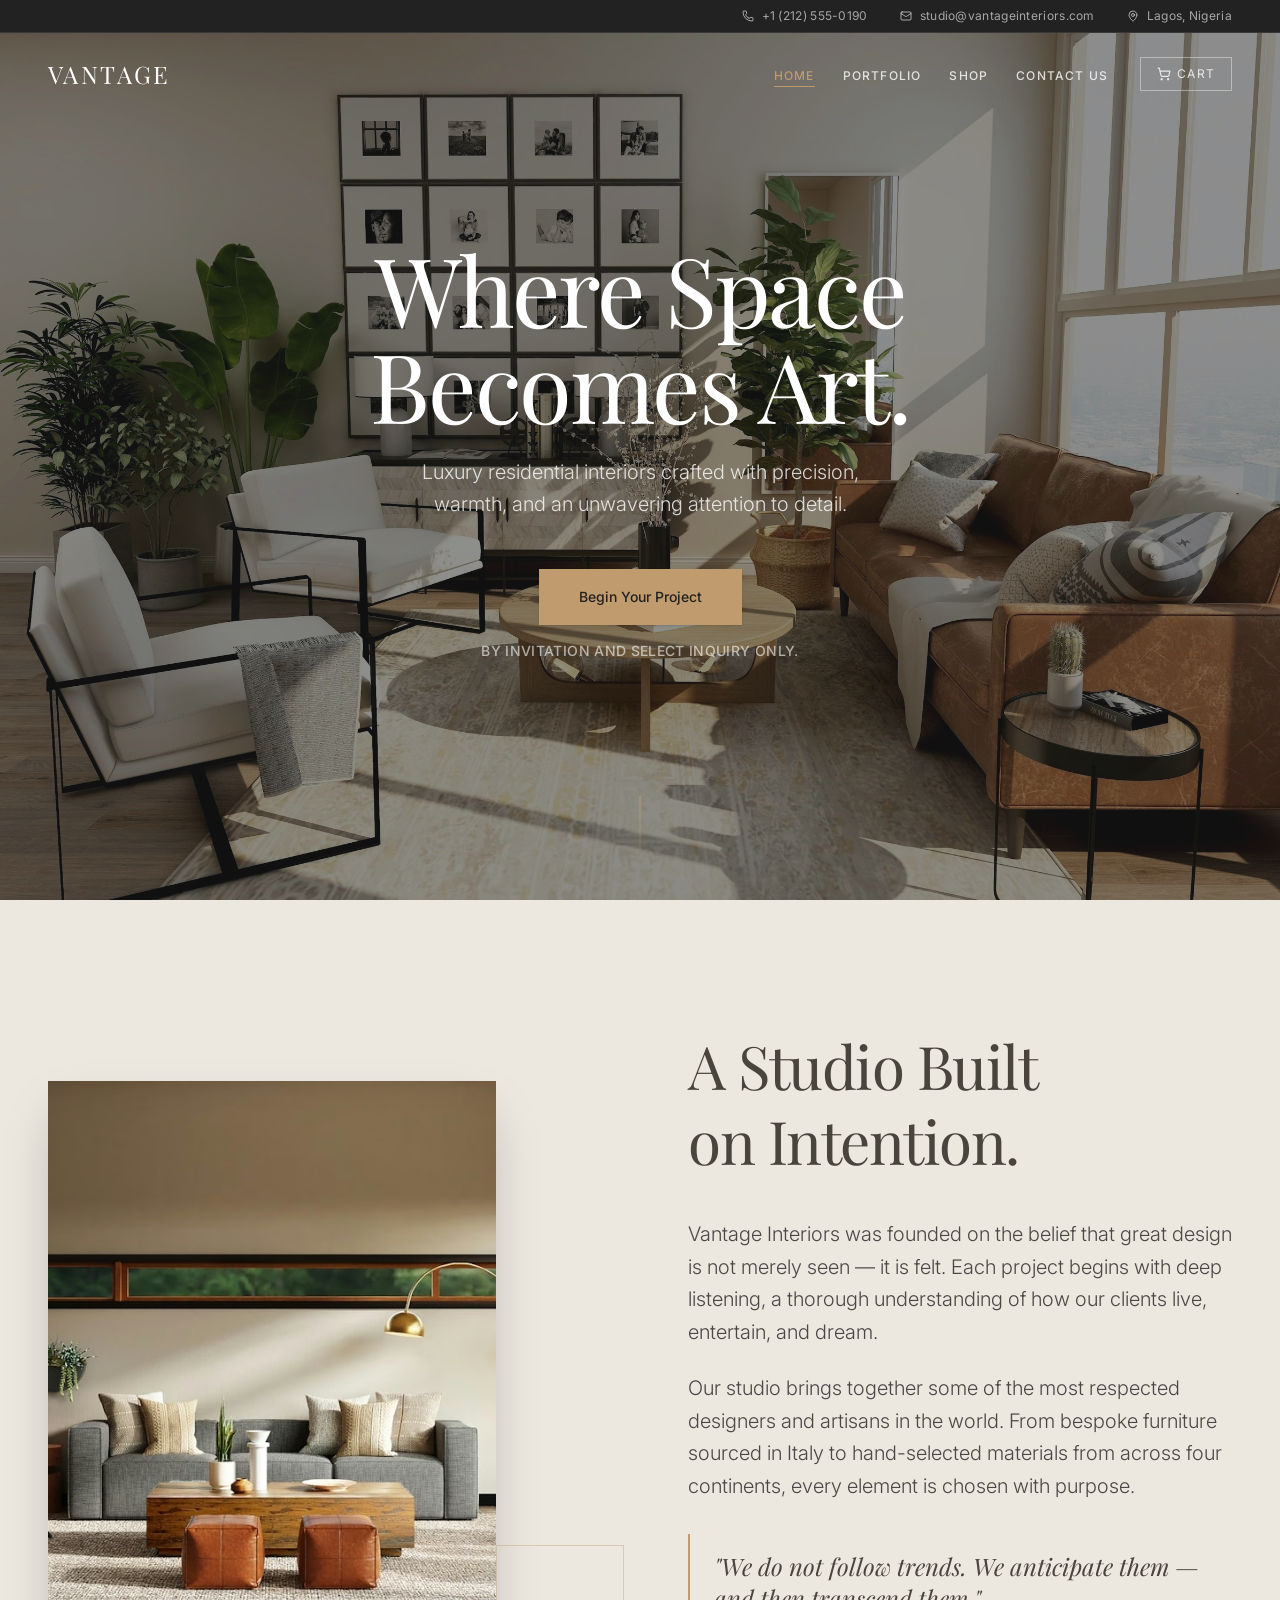
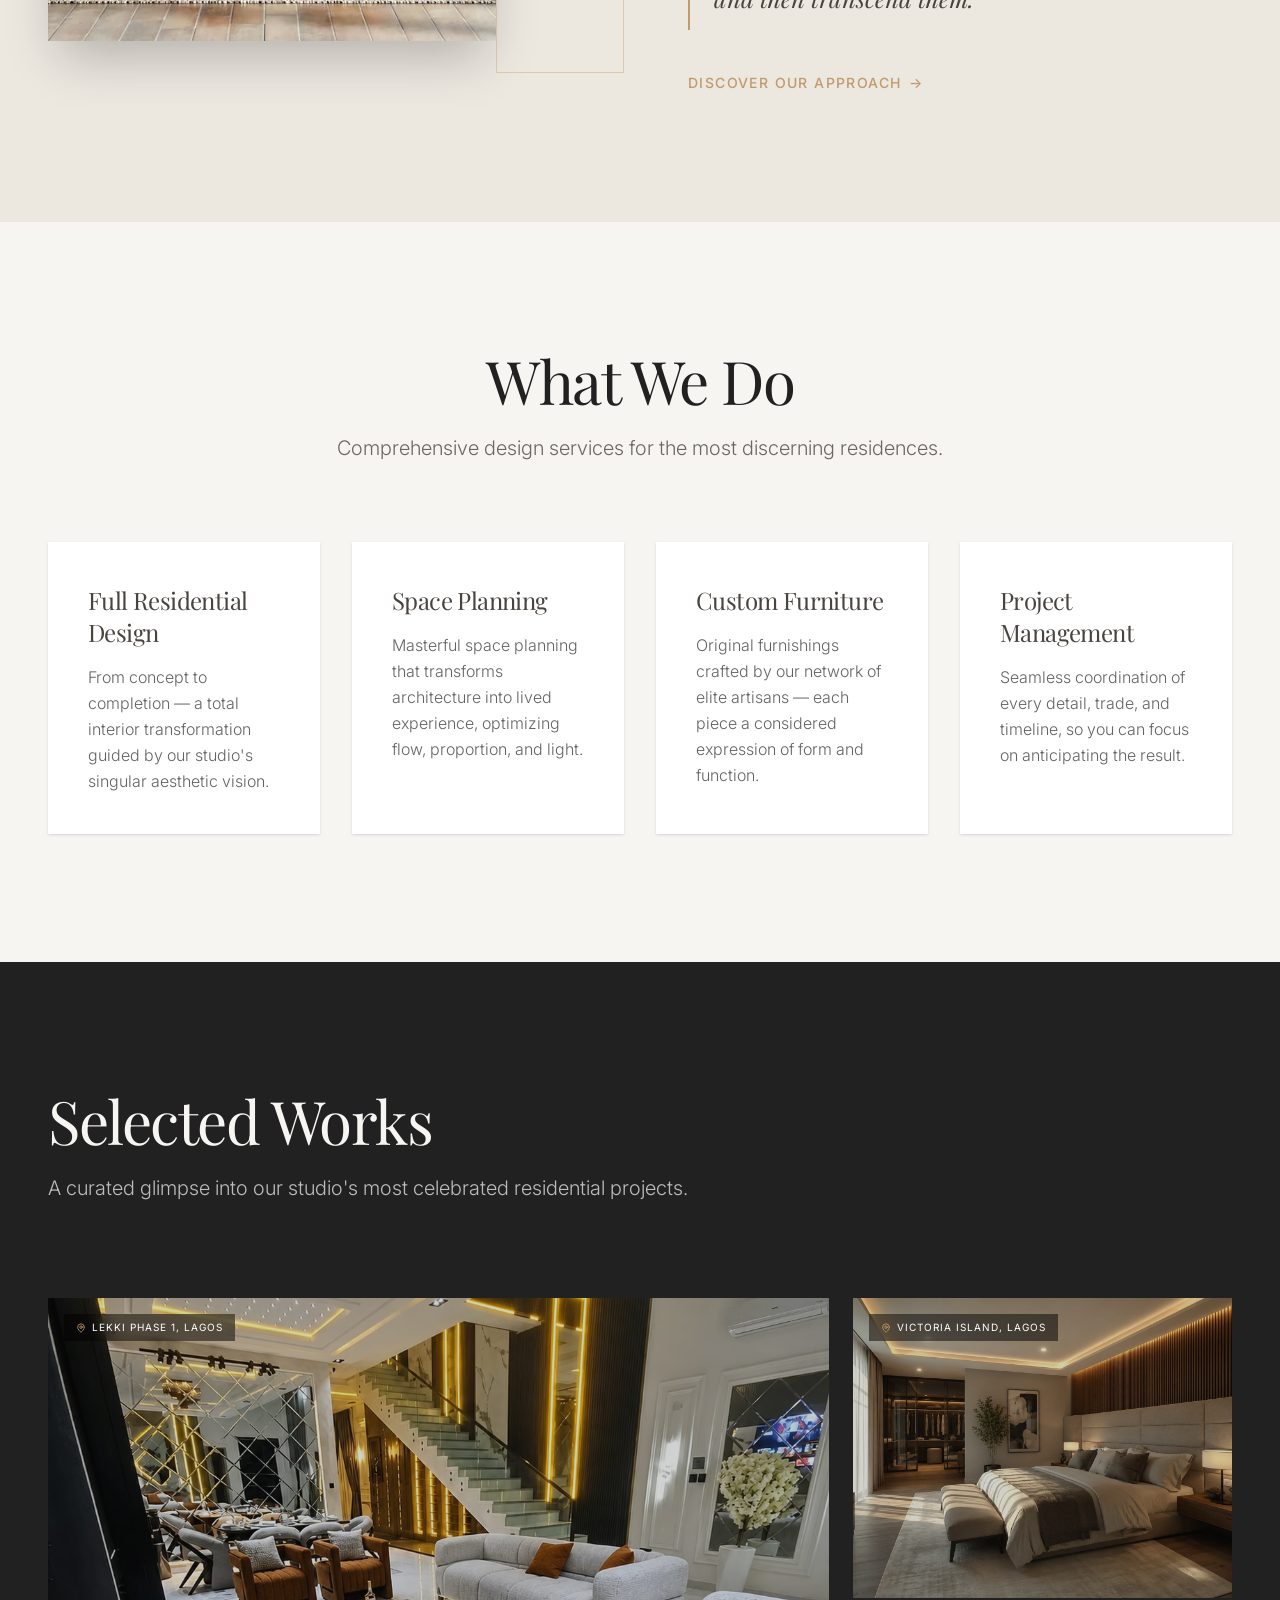
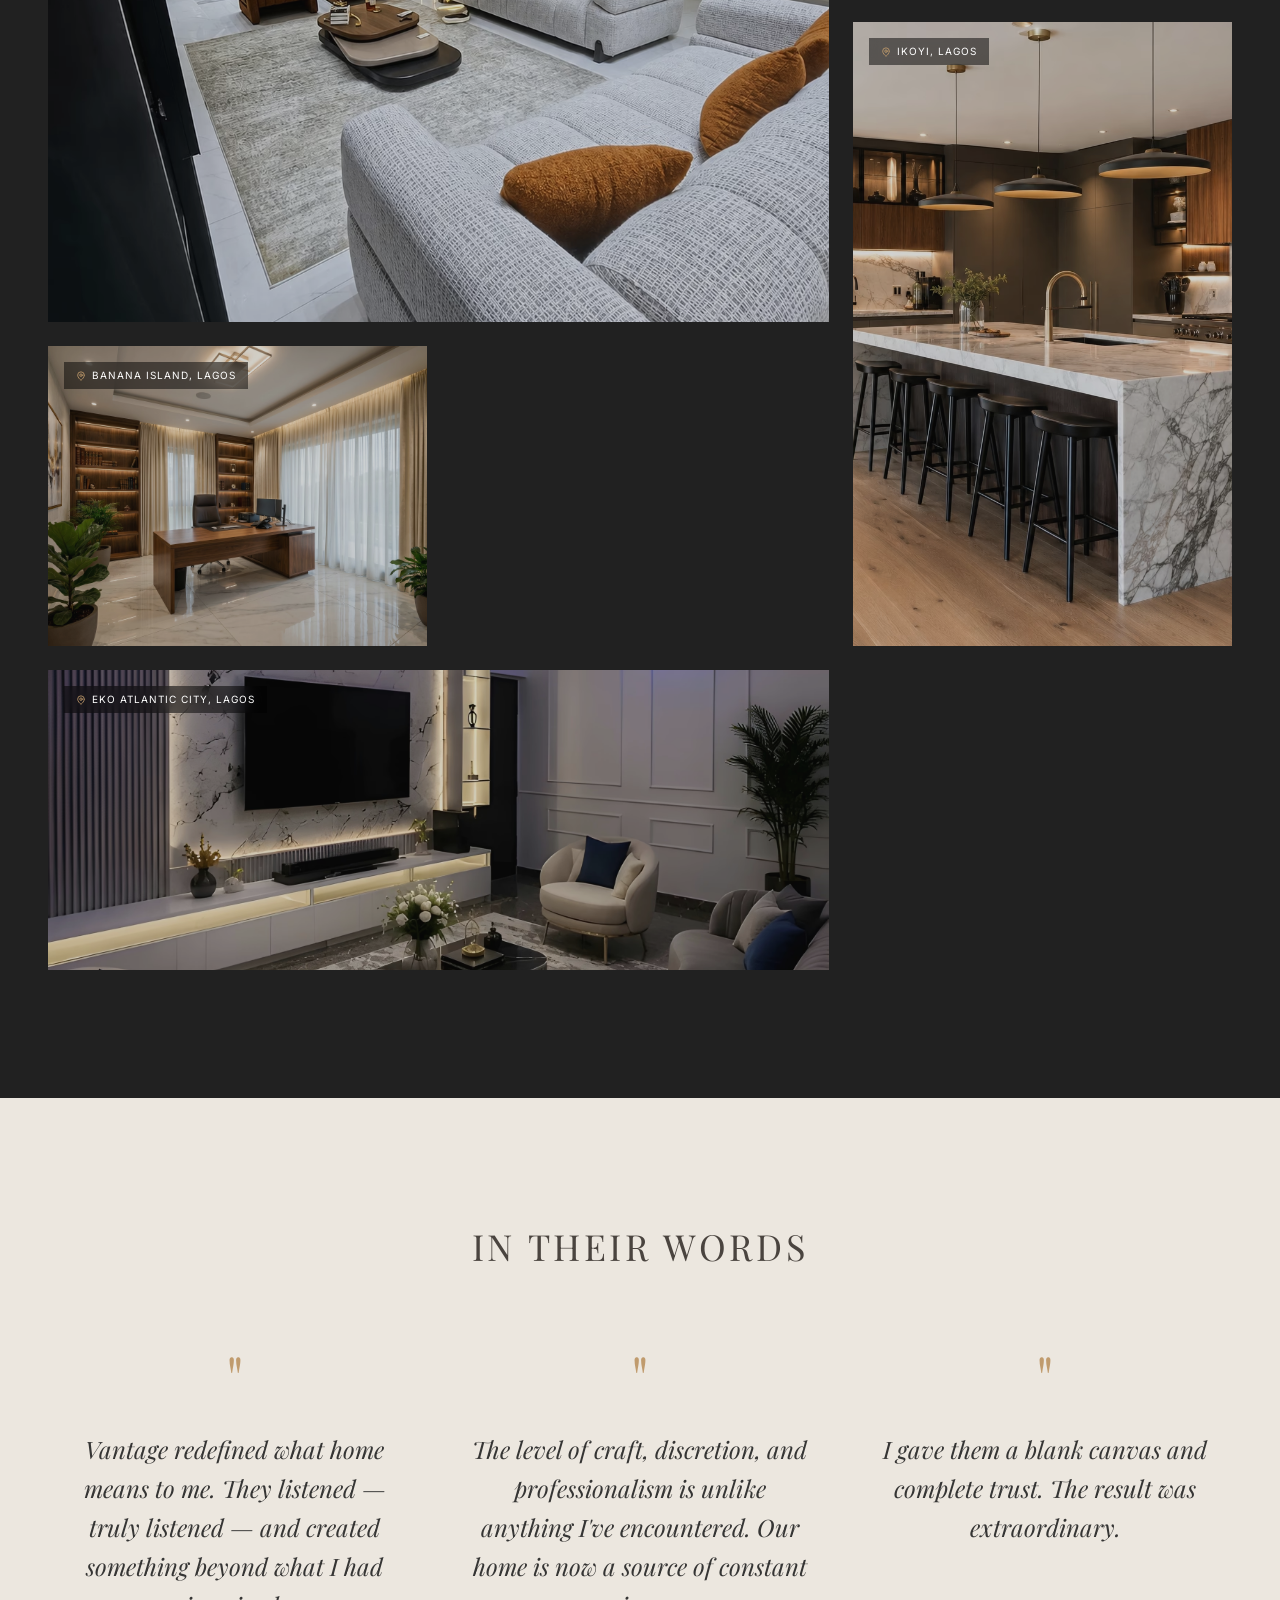
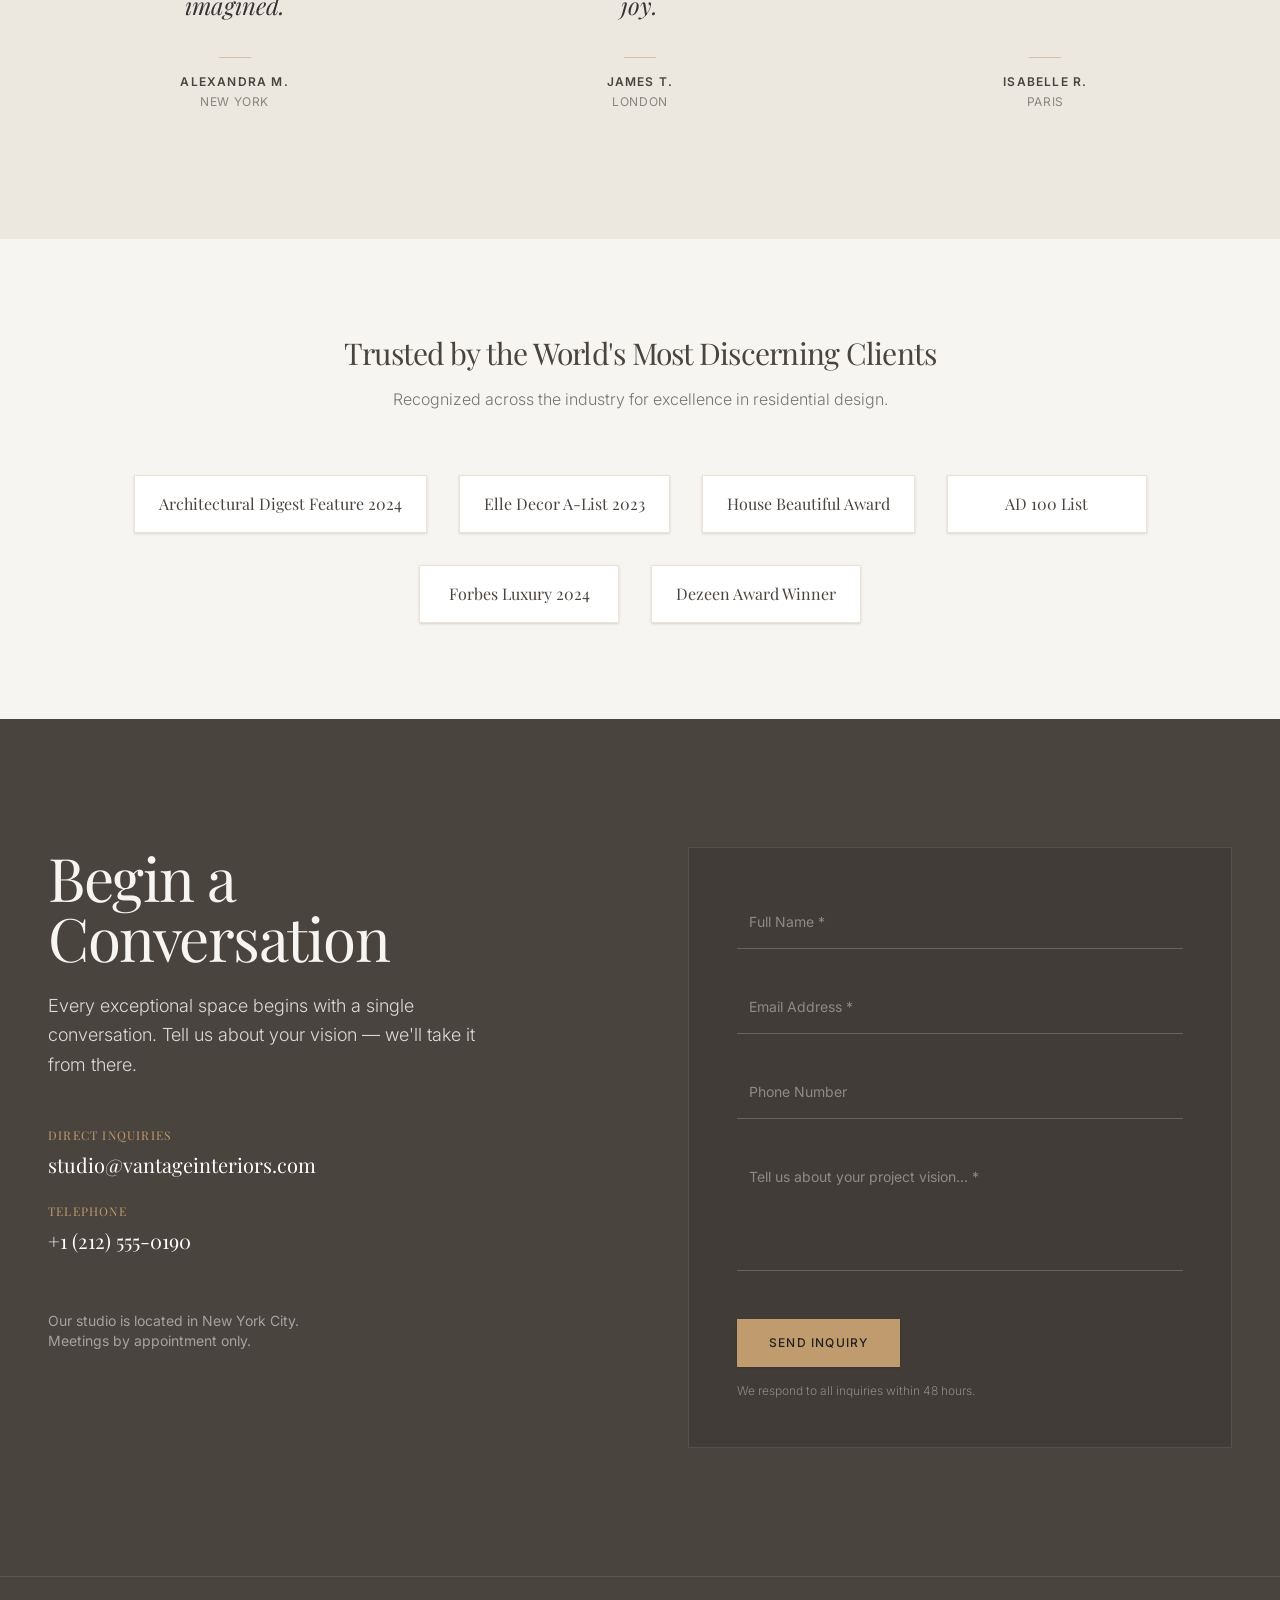
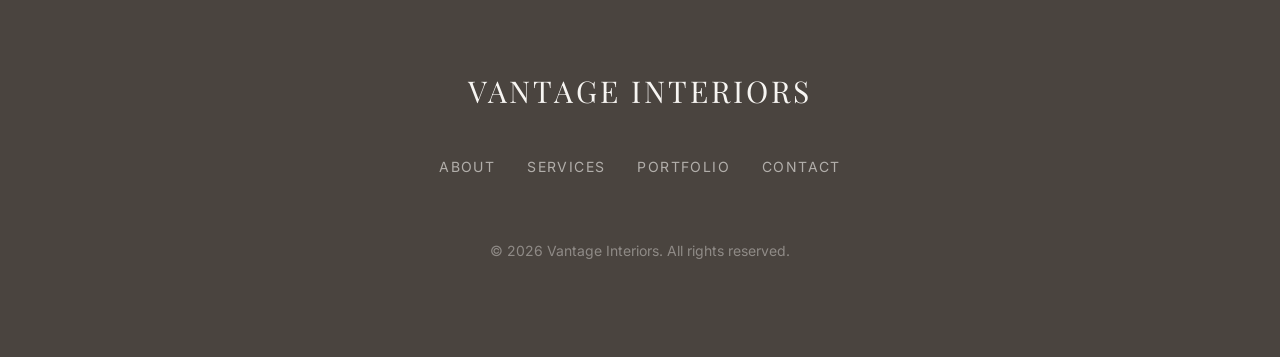
<file: index.html>
<!DOCTYPE html>
<html lang="en">

<head>
  <meta charset="UTF-8" />
  <meta name="viewport" content="width=device-width, initial-scale=1.0, maximum-scale=1" />
  <title>Vantage Interiors</title>
  <link rel="icon" type="image/svg+xml" href="./favicon.svg">
  <link rel="preconnect" href="https://fonts.googleapis.com">
  <link rel="preconnect" href="https://fonts.gstatic.com" crossorigin>
  <link href="https://fonts.googleapis.com/css2?family=Inter:wght@400;500;600;700&display=swap" rel="stylesheet">
  <link rel="stylesheet" crossorigin href="./assets/index-esKNrO6w.css">
</head>

<body>
  <main class="min-h-screen bg-sand overflow-x-hidden">
    <div class="fixed top-0 inset-x-0 z-50 flex flex-col">
      <div class="hidden md:block bg-[#222222] border-b border-white/10">
        <div class="container mx-auto px-6 md:px-12 flex items-center justify-end gap-8 py-2"><a href="tel:+12125550190"
            class="flex items-center gap-2 text-white/60 hover:text-[#C19A6B] transition-colors duration-300 text-xs tracking-wide"><svg
              xmlns="http://www.w3.org/2000/svg" width="12" height="12" viewBox="0 0 24 24" fill="none"
              stroke="currentColor" stroke-width="2" stroke-linecap="round" stroke-linejoin="round"
              class="lucide lucide-phone" aria-hidden="true">
              <path
                d="M13.832 16.568a1 1 0 0 0 1.213-.303l.355-.465A2 2 0 0 1 17 15h3a2 2 0 0 1 2 2v3a2 2 0 0 1-2 2A18 18 0 0 1 2 4a2 2 0 0 1 2-2h3a2 2 0 0 1 2 2v3a2 2 0 0 1-.8 1.6l-.468.351a1 1 0 0 0-.292 1.233 14 14 0 0 0 6.392 6.384">
              </path>
            </svg><span>+1 (212) 555-0190</span></a><a href="mailto:studio@vantageinteriors.com"
            class="flex items-center gap-2 text-white/60 hover:text-[#C19A6B] transition-colors duration-300 text-xs tracking-wide"><svg
              xmlns="http://www.w3.org/2000/svg" width="12" height="12" viewBox="0 0 24 24" fill="none"
              stroke="currentColor" stroke-width="2" stroke-linecap="round" stroke-linejoin="round"
              class="lucide lucide-mail" aria-hidden="true">
              <path d="m22 7-8.991 5.727a2 2 0 0 1-2.009 0L2 7"></path>
              <rect x="2" y="4" width="20" height="16" rx="2"></rect>
            </svg><span>studio@vantageinteriors.com</span></a><a href="#"
            class="flex items-center gap-2 text-white/60 hover:text-[#C19A6B] transition-colors duration-300 text-xs tracking-wide"><svg
              xmlns="http://www.w3.org/2000/svg" width="12" height="12" viewBox="0 0 24 24" fill="none"
              stroke="currentColor" stroke-width="2" stroke-linecap="round" stroke-linejoin="round"
              class="lucide lucide-map-pin" aria-hidden="true">
              <path
                d="M20 10c0 4.993-5.539 10.193-7.399 11.799a1 1 0 0 1-1.202 0C9.539 20.193 4 14.993 4 10a8 8 0 0 1 16 0">
              </path>
              <circle cx="12" cy="10" r="3"></circle>
            </svg><span>Lagos, Nigeria</span></a></div>
      </div>
      <header class="transition-all duration-500 bg-transparent py-6">
        <div class="container mx-auto px-6 md:px-12 flex items-center justify-between"><a href="index.html"
            class="font-serif text-2xl tracking-widest text-white hover:text-[#C19A6B] transition-colors duration-300">VANTAGE</a>
          <nav class="hidden md:flex items-center gap-8">
            <ul class="flex items-center gap-7">
              <li><a href="index.html"
                  class="text-xs uppercase tracking-widest font-medium transition-all duration-300 relative after:content-[''] after:absolute after:bottom-[-4px] after:left-0 after:h-[1px] after:bg-[#C19A6B] after:transition-all after:duration-300 text-[#C19A6B] after:w-full">Home</a>
              </li>
              <li><a href="portfolio.html"
                  class="text-xs uppercase tracking-widest font-medium transition-all duration-300 relative after:content-[''] after:absolute after:bottom-[-4px] after:left-0 after:h-[1px] after:bg-[#C19A6B] after:transition-all after:duration-300 text-white/80 hover:text-[#C19A6B] after:w-0 hover:after:w-full">Portfolio</a>
              </li>
              <li><a href="shop.html"
                  class="text-xs uppercase tracking-widest font-medium transition-all duration-300 relative after:content-[''] after:absolute after:bottom-[-4px] after:left-0 after:h-[1px] after:bg-[#C19A6B] after:transition-all after:duration-300 text-white/80 hover:text-[#C19A6B] after:w-0 hover:after:w-full">Shop</a>
              </li>
              <li><a href="contact.html"
                  class="text-xs uppercase tracking-widest font-medium transition-all duration-300 relative after:content-[''] after:absolute after:bottom-[-4px] after:left-0 after:h-[1px] after:bg-[#C19A6B] after:transition-all after:duration-300 text-white/80 hover:text-[#C19A6B] after:w-0 hover:after:w-full">Contact
                  Us</a></li>
            </ul><a href="cart.html"
              class="relative flex items-center gap-1.5 text-xs uppercase tracking-widest transition-all duration-300 border px-4 py-2 border-white/40 text-white/80 hover:border-[#C19A6B] hover:text-[#C19A6B]"><svg
                xmlns="http://www.w3.org/2000/svg" width="14" height="14" viewBox="0 0 24 24" fill="none"
                stroke="currentColor" stroke-width="2" stroke-linecap="round" stroke-linejoin="round"
                class="lucide lucide-shopping-cart" aria-hidden="true">
                <circle cx="8" cy="21" r="1"></circle>
                <circle cx="19" cy="21" r="1"></circle>
                <path d="M2.05 2.05h2l2.66 12.42a2 2 0 0 0 2 1.58h9.78a2 2 0 0 0 1.95-1.57l1.65-7.43H5.12"></path>
              </svg>Cart</a>
          </nav>
          <div class="md:hidden flex items-center gap-4"><a href="cart.html"
              class="text-white hover:text-[#C19A6B] transition-colors"><svg xmlns="http://www.w3.org/2000/svg"
                width="20" height="20" viewBox="0 0 24 24" fill="none" stroke="currentColor" stroke-width="2"
                stroke-linecap="round" stroke-linejoin="round" class="lucide lucide-shopping-cart" aria-hidden="true">
                <circle cx="8" cy="21" r="1"></circle>
                <circle cx="19" cy="21" r="1"></circle>
                <path d="M2.05 2.05h2l2.66 12.42a2 2 0 0 0 2 1.58h9.78a2 2 0 0 0 1.95-1.57l1.65-7.43H5.12"></path>
              </svg></a><button class="p-1 text-white z-[60] relative" aria-label="Open menu"><svg
                xmlns="http://www.w3.org/2000/svg" width="24" height="24" viewBox="0 0 24 24" fill="none"
                stroke="currentColor" stroke-width="2" stroke-linecap="round" stroke-linejoin="round"
                class="lucide lucide-menu" aria-hidden="true">
                <path d="M4 5h16"></path>
                <path d="M4 12h16"></path>
                <path d="M4 19h16"></path>
              </svg></button></div>
        </div>
      </header>
    </div>
    <div
      class="fixed inset-0 z-40 bg-[#4B4540] flex flex-col items-center justify-center transition-all duration-500 md:hidden opacity-0 invisible pointer-events-none">
      <ul class="flex flex-col items-center gap-8 mb-14">
        <li><a href="index.html" class="text-2xl font-serif tracking-widest transition-colors text-[#C19A6B]">Home</a>
        </li>
        <li><a href="portfolio.html"
            class="text-2xl font-serif tracking-widest transition-colors text-white hover:text-[#C19A6B]">Portfolio</a>
        </li>
        <li><a href="shop.html"
            class="text-2xl font-serif tracking-widest transition-colors text-white hover:text-[#C19A6B]">Shop</a></li>
        <li><a href="contact.html"
            class="text-2xl font-serif tracking-widest transition-colors text-white hover:text-[#C19A6B]">Contact Us</a>
        </li>
        <li><a href="cart.html"
            class="flex items-center gap-2 text-2xl font-serif tracking-widest text-white hover:text-[#C19A6B] transition-colors"><svg
              xmlns="http://www.w3.org/2000/svg" width="20" height="20" viewBox="0 0 24 24" fill="none"
              stroke="currentColor" stroke-width="2" stroke-linecap="round" stroke-linejoin="round"
              class="lucide lucide-shopping-cart" aria-hidden="true">
              <circle cx="8" cy="21" r="1"></circle>
              <circle cx="19" cy="21" r="1"></circle>
              <path d="M2.05 2.05h2l2.66 12.42a2 2 0 0 0 2 1.58h9.78a2 2 0 0 0 1.95-1.57l1.65-7.43H5.12"></path>
            </svg> Cart</a></li>
      </ul>
      <div class="flex flex-col items-center gap-4 border-t border-white/20 pt-8"><a href="tel:+12125550190"
          class="flex items-center gap-3 text-white/70 hover:text-[#C19A6B] transition-colors text-sm"><svg
            xmlns="http://www.w3.org/2000/svg" width="13" height="13" viewBox="0 0 24 24" fill="none"
            stroke="currentColor" stroke-width="2" stroke-linecap="round" stroke-linejoin="round"
            class="lucide lucide-phone text-[#C19A6B]" aria-hidden="true">
            <path
              d="M13.832 16.568a1 1 0 0 0 1.213-.303l.355-.465A2 2 0 0 1 17 15h3a2 2 0 0 1 2 2v3a2 2 0 0 1-2 2A18 18 0 0 1 2 4a2 2 0 0 1 2-2h3a2 2 0 0 1 2 2v3a2 2 0 0 1-.8 1.6l-.468.351a1 1 0 0 0-.292 1.233 14 14 0 0 0 6.392 6.384">
            </path>
          </svg><span>+1 (212) 555-0190</span></a><a href="mailto:studio@vantageinteriors.com"
          class="flex items-center gap-3 text-white/70 hover:text-[#C19A6B] transition-colors text-sm"><svg
            xmlns="http://www.w3.org/2000/svg" width="13" height="13" viewBox="0 0 24 24" fill="none"
            stroke="currentColor" stroke-width="2" stroke-linecap="round" stroke-linejoin="round"
            class="lucide lucide-mail text-[#C19A6B]" aria-hidden="true">
            <path d="m22 7-8.991 5.727a2 2 0 0 1-2.009 0L2 7"></path>
            <rect x="2" y="4" width="20" height="16" rx="2"></rect>
          </svg><span>studio@vantageinteriors.com</span></a><a href="#"
          class="flex items-center gap-3 text-white/70 hover:text-[#C19A6B] transition-colors text-sm"><svg
            xmlns="http://www.w3.org/2000/svg" width="13" height="13" viewBox="0 0 24 24" fill="none"
            stroke="currentColor" stroke-width="2" stroke-linecap="round" stroke-linejoin="round"
            class="lucide lucide-map-pin text-[#C19A6B]" aria-hidden="true">
            <path
              d="M20 10c0 4.993-5.539 10.193-7.399 11.799a1 1 0 0 1-1.202 0C9.539 20.193 4 14.993 4 10a8 8 0 0 1 16 0">
            </path>
            <circle cx="12" cy="10" r="3"></circle>
          </svg><span>Lagos, Nigeria</span></a></div>
    </div>
    <section id="hero" class="relative h-screen w-full flex items-center justify-center overflow-hidden pt-24">
      <div class="absolute inset-0 z-0"><img alt="Luxury interior living room"
          class="w-full h-full object-cover scale-105 animate-in fade-in zoom-in duration-1000 ease-out"
          src="./assets/images/hero-living-room.avif">
        <div class="absolute inset-0 bg-charcoal/50"></div>
      </div>
      <div class="relative z-10 container mx-auto px-6 md:px-12 text-center text-white flex flex-col items-center">
        <div class="" style="opacity: 1; transform: none;">
          <h1 class="font-serif text-5xl md:text-7xl lg:text-8xl mb-6 tracking-tight text-balance">Where Space <br>
            Becomes Art.</h1>
        </div>
        <div class="" style="opacity: 1; transform: none;">
          <p class="max-w-2xl mx-auto text-lg md:text-xl text-white/80 font-light mb-12 text-balance leading-relaxed">
            Luxury residential interiors crafted with precision, warmth, and an unwavering attention to detail.</p>
        </div>
        <div class="flex flex-col items-center" style="opacity: 1; transform: none;"><a href="contact.html"><button
              class="inline-flex items-center justify-center whitespace-nowrap font-medium transition-all focus-visible:outline-none focus-visible:ring-1 focus-visible:ring-ring disabled:pointer-events-none disabled:opacity-50 bg-gold text-charcoal hover:bg-gold/90 hover:scale-[1.02] shadow-sm h-14 px-10 text-sm mb-4">Begin
              Your Project</button></a><span class="text-sm font-medium tracking-wide text-white/60 uppercase">By
            invitation and select inquiry only.</span></div>
      </div>
      <div class="absolute bottom-10 left-1/2 -translate-x-1/2 z-10 animate-bounce">
        <div class="w-[1px] h-16 bg-gradient-to-b from-gold to-transparent"></div>
      </div>
    </section>
    <section id="about" class="py-24 md:py-32 bg-sand">
      <div class="container mx-auto px-6 md:px-12">
        <div class="grid grid-cols-1 lg:grid-cols-2 gap-16 lg:gap-24 items-center">
          <div class="order-2 lg:order-1 relative">
            <div class="" style="opacity: 1; transform: none;">
              <div class="relative aspect-[4/5] w-full max-w-md mx-auto lg:mx-0 overflow-hidden shadow-2xl"><img
                  alt="Vantage Interiors detail design"
                  class="object-cover w-full h-full hover:scale-105 transition-transform duration-1000"
                  src="./assets/images/about-detail-design.avif">
              </div>
              <div class="absolute -bottom-8 -right-8 w-32 h-32 border border-gold/40 hidden md:block"></div>
            </div>
          </div>
          <div class="order-1 lg:order-2">
            <div class="" style="opacity: 1; transform: none;">
              <h2 class="text-taupe font-serif text-4xl md:text-5xl lg:text-6xl mb-10 leading-tight">A Studio Built <br>
                on Intention.</h2>
            </div>
            <div class="space-y-6 text-charcoal/80 font-light text-lg md:text-xl leading-relaxed">
              <div class="" style="opacity: 1; transform: none;">
                <p>Vantage Interiors was founded on the belief that great design is not merely seen — it is felt. Each
                  project begins with deep listening, a thorough understanding of how our clients live, entertain, and
                  dream.</p>
              </div>
              <div class="" style="opacity: 1; transform: none;">
                <p>Our studio brings together some of the most respected designers and artisans in the world. From
                  bespoke furniture sourced in Italy to hand-selected materials from across four continents, every
                  element is chosen with purpose.</p>
              </div>
              <div class="" style="opacity: 1; transform: none;">
                <p class="font-serif italic text-2xl text-taupe py-4 border-l-2 border-gold pl-6 my-8">"We do not follow
                  trends. We anticipate them — and then transcend them."</p>
              </div>
            </div>
            <div class="mt-10" style="opacity: 1; transform: none;"><a href="index.html#services"
                class="inline-flex items-center text-gold font-medium uppercase tracking-widest text-sm hover:text-taupe transition-colors group">Discover
                Our Approach<span class="ml-2 transform group-hover:translate-x-1 transition-transform">→</span></a>
            </div>
          </div>
        </div>
      </div>
    </section>
    <section id="services" class="py-24 md:py-32 bg-offwhite">
      <div class="container mx-auto px-6 md:px-12">
        <div class="text-center mb-20">
          <div class="" style="opacity: 1; transform: none;">
            <h2 class="text-charcoal font-serif text-4xl md:text-5xl lg:text-6xl mb-6">What We Do</h2>
          </div>
          <div class="" style="opacity: 1; transform: none;">
            <p class="text-taupe/80 font-light text-lg md:text-xl max-w-2xl mx-auto">Comprehensive design services for
              the most discerning residences.</p>
          </div>
        </div>
        <div class="grid grid-cols-1 md:grid-cols-2 lg:grid-cols-4 gap-8">
          <div
            class="bg-white p-10 border-t-2 border-transparent hover:border-gold hover:-translate-y-2 transition-all duration-300 shadow-sm hover:shadow-xl group"
            style="opacity: 1; transform: none;">
            <h3 class="font-serif text-2xl text-taupe mb-4 group-hover:text-gold transition-colors">Full Residential
              Design</h3>
            <p class="text-charcoal/70 font-light leading-relaxed">From concept to completion — a total interior
              transformation guided by our studio's singular aesthetic vision.</p>
          </div>
          <div
            class="bg-white p-10 border-t-2 border-transparent hover:border-gold hover:-translate-y-2 transition-all duration-300 shadow-sm hover:shadow-xl group"
            style="opacity: 1; transform: none;">
            <h3 class="font-serif text-2xl text-taupe mb-4 group-hover:text-gold transition-colors">Space Planning</h3>
            <p class="text-charcoal/70 font-light leading-relaxed">Masterful space planning that transforms architecture
              into lived experience, optimizing flow, proportion, and light.</p>
          </div>
          <div
            class="bg-white p-10 border-t-2 border-transparent hover:border-gold hover:-translate-y-2 transition-all duration-300 shadow-sm hover:shadow-xl group"
            style="opacity: 1; transform: none;">
            <h3 class="font-serif text-2xl text-taupe mb-4 group-hover:text-gold transition-colors">Custom Furniture
            </h3>
            <p class="text-charcoal/70 font-light leading-relaxed">Original furnishings crafted by our network of elite
              artisans — each piece a considered expression of form and function.</p>
          </div>
          <div
            class="bg-white p-10 border-t-2 border-transparent hover:border-gold hover:-translate-y-2 transition-all duration-300 shadow-sm hover:shadow-xl group"
            style="opacity: 1; transform: none;">
            <h3 class="font-serif text-2xl text-taupe mb-4 group-hover:text-gold transition-colors">Project Management
            </h3>
            <p class="text-charcoal/70 font-light leading-relaxed">Seamless coordination of every detail, trade, and
              timeline, so you can focus on anticipating the result.</p>
          </div>
        </div>
      </div>
    </section>
    <section id="portfolio" class="bg-charcoal text-offwhite py-24 md:py-32">
      <div class="container mx-auto px-6 md:px-12">
        <div class="mb-16 md:mb-24 max-w-3xl">
          <div class="" style="opacity: 1; transform: none;">
            <h2 class="font-serif text-4xl md:text-5xl lg:text-6xl mb-6">Selected Works</h2>
          </div>
          <div class="" style="opacity: 1; transform: none;">
            <p class="text-white/70 font-light text-lg md:text-xl">A curated glimpse into our studio's most celebrated
              residential projects.</p>
          </div>
        </div>
        <div class="grid grid-cols-1 md:grid-cols-3 gap-4 md:gap-6 auto-rows-[300px]" data-portfolio-grid></div>
      </div>
    </section>
    <section id="testimonials" class="py-24 md:py-32 bg-sand">
      <div class="container mx-auto px-6 md:px-12 text-center">
        <div class="" style="opacity: 1; transform: none;">
          <h2 class="text-taupe font-serif text-3xl md:text-4xl mb-20 tracking-widest uppercase text-sm">In Their Words
          </h2>
        </div>
        <div class="grid grid-cols-1 lg:grid-cols-3 gap-12 lg:gap-8">
          <div class="flex flex-col items-center" style="opacity: 1; transform: none;"><span
              class="text-gold text-6xl font-serif leading-none mb-6">"</span>
            <p class="font-serif italic text-charcoal/90 text-xl md:text-2xl leading-relaxed mb-8 px-4">Vantage
              redefined what home means to me. They listened — truly listened — and created something beyond what I had
              imagined.</p>
            <div class="mt-auto flex flex-col items-center">
              <div class="w-8 h-[1px] bg-gold/50 mb-4"></div><span
                class="text-xs uppercase tracking-widest font-semibold text-taupe">Alexandra M.</span><span
                class="text-xs uppercase tracking-wider text-taupe/60 mt-1">New York</span>
            </div>
          </div>
          <div class="flex flex-col items-center" style="opacity: 1; transform: none;"><span
              class="text-gold text-6xl font-serif leading-none mb-6">"</span>
            <p class="font-serif italic text-charcoal/90 text-xl md:text-2xl leading-relaxed mb-8 px-4">The level of
              craft, discretion, and professionalism is unlike anything I've encountered. Our home is now a source of
              constant joy.</p>
            <div class="mt-auto flex flex-col items-center">
              <div class="w-8 h-[1px] bg-gold/50 mb-4"></div><span
                class="text-xs uppercase tracking-widest font-semibold text-taupe">James T.</span><span
                class="text-xs uppercase tracking-wider text-taupe/60 mt-1">London</span>
            </div>
          </div>
          <div class="flex flex-col items-center" style="opacity: 1; transform: none;"><span
              class="text-gold text-6xl font-serif leading-none mb-6">"</span>
            <p class="font-serif italic text-charcoal/90 text-xl md:text-2xl leading-relaxed mb-8 px-4">I gave them a
              blank canvas and complete trust. The result was extraordinary.</p>
            <div class="mt-auto flex flex-col items-center">
              <div class="w-8 h-[1px] bg-gold/50 mb-4"></div><span
                class="text-xs uppercase tracking-widest font-semibold text-taupe">Isabelle R.</span><span
                class="text-xs uppercase tracking-wider text-taupe/60 mt-1">Paris</span>
            </div>
          </div>
        </div>
      </div>
    </section>
    <section class="py-20 md:py-24 bg-offwhite border-t border-sand">
      <div class="container mx-auto px-6 md:px-12">
        <div class="text-center mb-16">
          <div class="" style="opacity: 1; transform: none;">
            <h2 class="text-taupe font-serif text-2xl md:text-3xl mb-4">Trusted by the World's Most Discerning Clients
            </h2>
          </div>
          <div class="" style="opacity: 1; transform: none;">
            <p class="text-charcoal/60 font-light max-w-xl mx-auto">Recognized across the industry for excellence in
              residential design.</p>
          </div>
        </div>
        <div class="flex flex-wrap justify-center gap-4 md:gap-8">
          <div class="" style="opacity: 1; transform: none;">
            <div
              class="px-6 py-4 border border-gold/30 rounded-none bg-white shadow-sm flex items-center justify-center min-w-[200px] hover:border-gold hover:shadow-md transition-all cursor-default">
              <span class="font-serif text-sm md:text-base text-taupe text-center">Architectural Digest Feature
                2024</span></div>
          </div>
          <div class="" style="opacity: 1; transform: none;">
            <div
              class="px-6 py-4 border border-gold/30 rounded-none bg-white shadow-sm flex items-center justify-center min-w-[200px] hover:border-gold hover:shadow-md transition-all cursor-default">
              <span class="font-serif text-sm md:text-base text-taupe text-center">Elle Decor A-List 2023</span></div>
          </div>
          <div class="" style="opacity: 1; transform: none;">
            <div
              class="px-6 py-4 border border-gold/30 rounded-none bg-white shadow-sm flex items-center justify-center min-w-[200px] hover:border-gold hover:shadow-md transition-all cursor-default">
              <span class="font-serif text-sm md:text-base text-taupe text-center">House Beautiful Award</span></div>
          </div>
          <div class="" style="opacity: 1; transform: none;">
            <div
              class="px-6 py-4 border border-gold/30 rounded-none bg-white shadow-sm flex items-center justify-center min-w-[200px] hover:border-gold hover:shadow-md transition-all cursor-default">
              <span class="font-serif text-sm md:text-base text-taupe text-center">AD 100 List</span></div>
          </div>
          <div class="" style="opacity: 1; transform: none;">
            <div
              class="px-6 py-4 border border-gold/30 rounded-none bg-white shadow-sm flex items-center justify-center min-w-[200px] hover:border-gold hover:shadow-md transition-all cursor-default">
              <span class="font-serif text-sm md:text-base text-taupe text-center">Forbes Luxury 2024</span></div>
          </div>
          <div class="" style="opacity: 1; transform: none;">
            <div
              class="px-6 py-4 border border-gold/30 rounded-none bg-white shadow-sm flex items-center justify-center min-w-[200px] hover:border-gold hover:shadow-md transition-all cursor-default">
              <span class="font-serif text-sm md:text-base text-taupe text-center">Dezeen Award Winner</span></div>
          </div>
        </div>
      </div>
    </section>
    <section id="contact" class="py-24 md:py-32 bg-taupe text-white">
      <div class="container mx-auto px-6 md:px-12">
        <div class="grid grid-cols-1 lg:grid-cols-2 gap-16 lg:gap-24">
          <div>
            <div class="" style="opacity: 1; transform: none;">
              <h2 class="font-serif text-4xl md:text-5xl lg:text-6xl mb-6 text-offwhite">Begin a <br> Conversation</h2>
              <p class="text-white/80 font-light text-lg mb-12 max-w-md leading-relaxed">Every exceptional space begins
                with a single conversation. Tell us about your vision — we'll take it from there.</p>
              <div class="space-y-6">
                <div>
                  <h4 class="text-gold text-xs tracking-widest uppercase mb-2">Direct Inquiries</h4><a
                    href="mailto:studio@vantageinteriors.com"
                    class="font-serif text-xl hover:text-gold transition-colors block">studio@vantageinteriors.com</a>
                </div>
                <div>
                  <h4 class="text-gold text-xs tracking-widest uppercase mb-2">Telephone</h4><a href="tel:+12125550190"
                    class="font-serif text-xl hover:text-gold transition-colors block">+1 (212) 555-0190</a>
                </div>
                <div class="pt-8 text-white/50 text-sm">
                  <p>Our studio is located in New York City.</p>
                  <p>Meetings by appointment only.</p>
                </div>
              </div>
            </div>
          </div>
          <div>
            <div class="" style="opacity: 1; transform: none;">
              <form class="space-y-8 bg-charcoal/20 p-8 md:p-12 border border-white/10">
                <div><input
                    class="flex w-full border-b border-white/20 bg-transparent px-3 py-4 text-sm shadow-none transition-colors file:border-0 file:bg-transparent file:text-sm file:font-medium placeholder:text-white/40 focus-visible:outline-none focus-visible:border-gold disabled:cursor-not-allowed disabled:opacity-50"
                    placeholder="Full Name *" name="name"></div>
                <div><input
                    class="flex w-full border-b border-white/20 bg-transparent px-3 py-4 text-sm shadow-none transition-colors file:border-0 file:bg-transparent file:text-sm file:font-medium placeholder:text-white/40 focus-visible:outline-none focus-visible:border-gold disabled:cursor-not-allowed disabled:opacity-50"
                    placeholder="Email Address *" type="email" name="email"></div>
                <div><input
                    class="flex w-full border-b border-white/20 bg-transparent px-3 py-4 text-sm shadow-none transition-colors file:border-0 file:bg-transparent file:text-sm file:font-medium placeholder:text-white/40 focus-visible:outline-none focus-visible:border-gold disabled:cursor-not-allowed disabled:opacity-50"
                    placeholder="Phone Number" type="tel" name="phone"></div>
                <div><textarea
                    class="flex min-h-[120px] w-full border-b border-white/20 bg-transparent px-3 py-4 text-sm shadow-none transition-colors placeholder:text-white/40 focus-visible:outline-none focus-visible:border-gold disabled:cursor-not-allowed disabled:opacity-50 resize-none"
                    placeholder="Tell us about your project vision... *" name="message"></textarea></div>
                <div class="pt-4 flex flex-col items-start gap-4"><button
                    class="inline-flex items-center justify-center whitespace-nowrap font-medium transition-all focus-visible:outline-none focus-visible:ring-1 focus-visible:ring-ring disabled:pointer-events-none disabled:opacity-50 bg-gold text-charcoal hover:bg-gold/90 hover:scale-[1.02] shadow-sm h-12 px-8 py-3 uppercase tracking-widest text-xs w-full sm:w-auto"
                    type="submit">Send Inquiry</button>
                  <p class="text-white/40 text-xs font-light">We respond to all inquiries within 48 hours.</p>
                </div>
              </form>
            </div>
          </div>
        </div>
      </div>
    </section>
    <footer class="bg-taupe text-offwhite py-16 md:py-24 border-t border-white/10">
      <div class="container mx-auto px-6 md:px-12 flex flex-col items-center">
        <h2 class="font-serif text-3xl tracking-widest mb-12">VANTAGE INTERIORS</h2>
        <div class="flex flex-wrap justify-center gap-8 mb-16"><a href="index.html#about"
            class="text-sm tracking-widest uppercase text-offwhite/60 hover:text-gold transition-colors">About</a><a
            href="index.html#services"
            class="text-sm tracking-widest uppercase text-offwhite/60 hover:text-gold transition-colors">Services</a><a
            href="index.html#portfolio"
            class="text-sm tracking-widest uppercase text-offwhite/60 hover:text-gold transition-colors">Portfolio</a><a
            href="contact.html"
            class="text-sm tracking-widest uppercase text-offwhite/60 hover:text-gold transition-colors">Contact</a>
        </div>
        <div class="text-offwhite/40 text-sm text-center">
          <p>© 2026 Vantage Interiors. All rights reserved.</p>
        </div>
      </div>
    </footer>
  </main>
  <div role="region" aria-label="Notifications (F8)" tabindex="-1" style="pointer-events: none;">
    <ol tabindex="-1"
      class="fixed top-0 z-[100] flex max-h-screen w-full flex-col-reverse p-4 sm:bottom-0 sm:right-0 sm:top-auto sm:flex-col md:max-w-[420px]">
    </ol>
  </div>
  <script src="./assets/portfolio-static.js"></script>
  <script>
    (() => {
      const menuButton = document.querySelector('button[aria-label="Open menu"]');
      const mobileMenu = menuButton?.closest("main")?.querySelector("div.fixed.inset-0.z-40");
      if (!menuButton || !mobileMenu) return;

      const menuLinks = mobileMenu.querySelectorAll("a");

      const setMenuOpen = (isOpen) => {
        mobileMenu.classList.toggle("opacity-0", !isOpen);
        mobileMenu.classList.toggle("invisible", !isOpen);
        mobileMenu.classList.toggle("pointer-events-none", !isOpen);
        document.body.classList.toggle("overflow-hidden", isOpen);
        menuButton.setAttribute("aria-expanded", String(isOpen));
        menuButton.setAttribute("aria-label", isOpen ? "Close menu" : "Open menu");
      };

      setMenuOpen(false);

      menuButton.addEventListener("click", () => {
        const isOpen = menuButton.getAttribute("aria-expanded") === "true";
        setMenuOpen(!isOpen);
      });

      menuLinks.forEach((link) => {
        link.addEventListener("click", () => setMenuOpen(false));
      });

      window.addEventListener("resize", () => {
        if (window.innerWidth >= 768) setMenuOpen(false);
      });

      document.addEventListener("keydown", (event) => {
        if (event.key === "Escape") setMenuOpen(false);
      });

      const siteHeader = document.querySelector("main > div.fixed header");

      if (siteHeader) {
        const syncHeaderState = () => {
          const isScrolled = window.scrollY > 50;
          siteHeader.classList.toggle("bg-transparent", !isScrolled);
          siteHeader.classList.toggle("py-6", !isScrolled);
          siteHeader.classList.toggle("bg-[#4B4540]/97", isScrolled);
          siteHeader.classList.toggle("backdrop-blur-md", isScrolled);
          siteHeader.classList.toggle("border-b", isScrolled);
          siteHeader.classList.toggle("border-white/10", isScrolled);
          siteHeader.classList.toggle("py-4", isScrolled);
        };

        syncHeaderState();
        window.addEventListener("scroll", syncHeaderState, { passive: true });
      }
    })();
  </script>
</body>
</file>
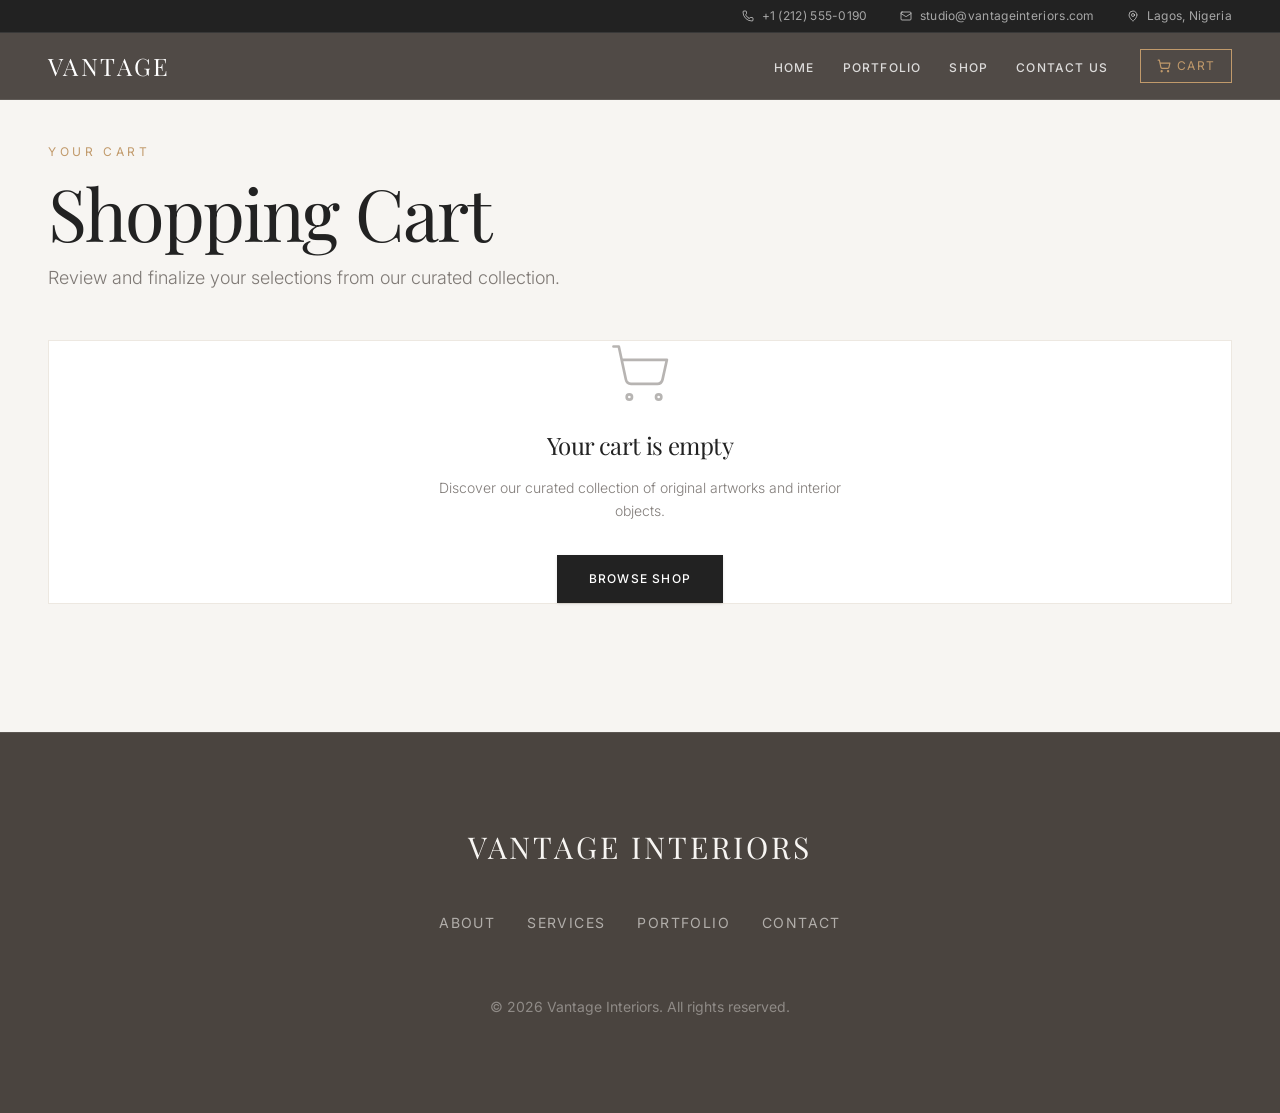
<file: cart.html>
<!DOCTYPE html>
<html lang="en">

<head>
  <meta charset="UTF-8">
  <meta name="viewport" content="width=device-width, initial-scale=1.0, maximum-scale=1">
  <title>Vantage Interiors - Cart</title>
  <link rel="icon" type="image/svg+xml" href="./favicon.svg">
  <link rel="preconnect" href="https://fonts.googleapis.com">
  <link rel="preconnect" href="https://fonts.gstatic.com" crossorigin>
  <link href="https://fonts.googleapis.com/css2?family=Inter:wght@400;500;600;700&display=swap" rel="stylesheet">
  <link rel="stylesheet" crossorigin href="./assets/index-esKNrO6w.css">
</head>

<body>
  <main class="min-h-screen bg-[#F7F5F2] overflow-x-hidden">
    <div class="fixed top-0 inset-x-0 z-50 flex flex-col">
      <div class="hidden md:block bg-[#222222] border-b border-white/10">
        <div class="container mx-auto px-6 md:px-12 flex items-center justify-end gap-8 py-2"><a href="tel:+12125550190"
            class="flex items-center gap-2 text-white/60 hover:text-[#C19A6B] transition-colors duration-300 text-xs tracking-wide"><svg
              xmlns="http://www.w3.org/2000/svg" width="12" height="12" viewBox="0 0 24 24" fill="none"
              stroke="currentColor" stroke-width="2" stroke-linecap="round" stroke-linejoin="round"
              class="lucide lucide-phone" aria-hidden="true">
              <path
                d="M13.832 16.568a1 1 0 0 0 1.213-.303l.355-.465A2 2 0 0 1 17 15h3a2 2 0 0 1 2 2v3a2 2 0 0 1-2 2A18 18 0 0 1 2 4a2 2 0 0 1 2-2h3a2 2 0 0 1 2 2v3a2 2 0 0 1-.8 1.6l-.468.351a1 1 0 0 0-.292 1.233 14 14 0 0 0 6.392 6.384">
              </path>
            </svg><span>+1 (212) 555-0190</span></a><a href="mailto:studio@vantageinteriors.com"
            class="flex items-center gap-2 text-white/60 hover:text-[#C19A6B] transition-colors duration-300 text-xs tracking-wide"><svg
              xmlns="http://www.w3.org/2000/svg" width="12" height="12" viewBox="0 0 24 24" fill="none"
              stroke="currentColor" stroke-width="2" stroke-linecap="round" stroke-linejoin="round"
              class="lucide lucide-mail" aria-hidden="true">
              <path d="m22 7-8.991 5.727a2 2 0 0 1-2.009 0L2 7"></path>
              <rect x="2" y="4" width="20" height="16" rx="2"></rect>
            </svg><span>studio@vantageinteriors.com</span></a><a href="#"
            class="flex items-center gap-2 text-white/60 hover:text-[#C19A6B] transition-colors duration-300 text-xs tracking-wide"><svg
              xmlns="http://www.w3.org/2000/svg" width="12" height="12" viewBox="0 0 24 24" fill="none"
              stroke="currentColor" stroke-width="2" stroke-linecap="round" stroke-linejoin="round"
              class="lucide lucide-map-pin" aria-hidden="true">
              <path
                d="M20 10c0 4.993-5.539 10.193-7.399 11.799a1 1 0 0 1-1.202 0C9.539 20.193 4 14.993 4 10a8 8 0 0 1 16 0">
              </path>
              <circle cx="12" cy="10" r="3"></circle>
            </svg><span>Lagos, Nigeria</span></a></div>
      </div>
      <header class="transition-all duration-500 bg-[#4B4540]/97 backdrop-blur-md border-b border-white/10 py-4">
        <div class="container mx-auto px-6 md:px-12 flex items-center justify-between"><a href="index.html"
            class="font-serif text-2xl tracking-widest text-white hover:text-[#C19A6B] transition-colors duration-300">VANTAGE</a>
          <nav class="hidden md:flex items-center gap-8">
            <ul class="flex items-center gap-7">
              <li><a href="index.html"
                  class="text-xs uppercase tracking-widest font-medium transition-all duration-300 relative after:content-[''] after:absolute after:bottom-[-4px] after:left-0 after:h-[1px] after:bg-[#C19A6B] after:transition-all after:duration-300 text-white/80 hover:text-[#C19A6B] after:w-0 hover:after:w-full">Home</a>
              </li>
              <li><a href="portfolio.html"
                  class="text-xs uppercase tracking-widest font-medium transition-all duration-300 relative after:content-[''] after:absolute after:bottom-[-4px] after:left-0 after:h-[1px] after:bg-[#C19A6B] after:transition-all after:duration-300 text-white/80 hover:text-[#C19A6B] after:w-0 hover:after:w-full">Portfolio</a>
              </li>
              <li><a href="shop.html"
                  class="text-xs uppercase tracking-widest font-medium transition-all duration-300 relative after:content-[''] after:absolute after:bottom-[-4px] after:left-0 after:h-[1px] after:bg-[#C19A6B] after:transition-all after:duration-300 text-white/80 hover:text-[#C19A6B] after:w-0 hover:after:w-full">Shop</a>
              </li>
              <li><a href="contact.html"
                  class="text-xs uppercase tracking-widest font-medium transition-all duration-300 relative after:content-[''] after:absolute after:bottom-[-4px] after:left-0 after:h-[1px] after:bg-[#C19A6B] after:transition-all after:duration-300 text-white/80 hover:text-[#C19A6B] after:w-0 hover:after:w-full">Contact
                  Us</a></li>
            </ul><a href="cart.html"
              class="relative flex items-center gap-1.5 text-xs uppercase tracking-widest transition-all duration-300 border px-4 py-2 border-[#C19A6B] text-[#C19A6B]"><svg
                xmlns="http://www.w3.org/2000/svg" width="14" height="14" viewBox="0 0 24 24" fill="none"
                stroke="currentColor" stroke-width="2" stroke-linecap="round" stroke-linejoin="round"
                class="lucide lucide-shopping-cart" aria-hidden="true">
                <circle cx="8" cy="21" r="1"></circle>
                <circle cx="19" cy="21" r="1"></circle>
                <path d="M2.05 2.05h2l2.66 12.42a2 2 0 0 0 2 1.58h9.78a2 2 0 0 0 1.95-1.57l1.65-7.43H5.12"></path>
              </svg>Cart</a>
          </nav>
          <div class="md:hidden flex items-center gap-4"><a href="cart.html" class="text-[#C19A6B]"><svg
                xmlns="http://www.w3.org/2000/svg" width="20" height="20" viewBox="0 0 24 24" fill="none"
                stroke="currentColor" stroke-width="2" stroke-linecap="round" stroke-linejoin="round"
                class="lucide lucide-shopping-cart" aria-hidden="true">
                <circle cx="8" cy="21" r="1"></circle>
                <circle cx="19" cy="21" r="1"></circle>
                <path d="M2.05 2.05h2l2.66 12.42a2 2 0 0 0 2 1.58h9.78a2 2 0 0 0 1.95-1.57l1.65-7.43H5.12"></path>
              </svg></a><button class="p-1 text-white z-[60] relative" aria-label="Open menu"><svg
                xmlns="http://www.w3.org/2000/svg" width="24" height="24" viewBox="0 0 24 24" fill="none"
                stroke="currentColor" stroke-width="2" stroke-linecap="round" stroke-linejoin="round"
                class="lucide lucide-menu" aria-hidden="true">
                <path d="M4 5h16"></path>
                <path d="M4 12h16"></path>
                <path d="M4 19h16"></path>
              </svg></button></div>
        </div>
      </header>
    </div>
    <div
      class="fixed inset-0 z-40 bg-[#4B4540] flex flex-col items-center justify-center transition-all duration-500 md:hidden opacity-0 invisible pointer-events-none">
      <ul class="flex flex-col items-center gap-8 mb-14">
        <li><a href="index.html"
            class="text-2xl font-serif tracking-widest transition-colors text-white hover:text-[#C19A6B]">Home</a></li>
        <li><a href="portfolio.html"
            class="text-2xl font-serif tracking-widest transition-colors text-white hover:text-[#C19A6B]">Portfolio</a>
        </li>
        <li><a href="shop.html"
            class="text-2xl font-serif tracking-widest transition-colors text-white hover:text-[#C19A6B]">Shop</a></li>
        <li><a href="contact.html"
            class="text-2xl font-serif tracking-widest transition-colors text-white hover:text-[#C19A6B]">Contact Us</a>
        </li>
        <li><a href="cart.html"
            class="flex items-center gap-2 text-2xl font-serif tracking-widest text-[#C19A6B] transition-colors"><svg
              xmlns="http://www.w3.org/2000/svg" width="20" height="20" viewBox="0 0 24 24" fill="none"
              stroke="currentColor" stroke-width="2" stroke-linecap="round" stroke-linejoin="round"
              class="lucide lucide-shopping-cart" aria-hidden="true">
              <circle cx="8" cy="21" r="1"></circle>
              <circle cx="19" cy="21" r="1"></circle>
              <path d="M2.05 2.05h2l2.66 12.42a2 2 0 0 0 2 1.58h9.78a2 2 0 0 0 1.95-1.57l1.65-7.43H5.12"></path>
            </svg> Cart</a></li>
      </ul>
      <div class="flex flex-col items-center gap-4 border-t border-white/20 pt-8"><a href="tel:+12125550190"
          class="flex items-center gap-3 text-white/70 hover:text-[#C19A6B] transition-colors text-sm"><svg
            xmlns="http://www.w3.org/2000/svg" width="13" height="13" viewBox="0 0 24 24" fill="none"
            stroke="currentColor" stroke-width="2" stroke-linecap="round" stroke-linejoin="round"
            class="lucide lucide-phone text-[#C19A6B]" aria-hidden="true">
            <path
              d="M13.832 16.568a1 1 0 0 0 1.213-.303l.355-.465A2 2 0 0 1 17 15h3a2 2 0 0 1 2 2v3a2 2 0 0 1-2 2A18 18 0 0 1 2 4a2 2 0 0 1 2-2h3a2 2 0 0 1 2 2v3a2 2 0 0 1-.8 1.6l-.468.351a1 1 0 0 0-.292 1.233 14 14 0 0 0 6.392 6.384">
            </path>
          </svg><span>+1 (212) 555-0190</span></a><a href="mailto:studio@vantageinteriors.com"
          class="flex items-center gap-3 text-white/70 hover:text-[#C19A6B] transition-colors text-sm"><svg
            xmlns="http://www.w3.org/2000/svg" width="13" height="13" viewBox="0 0 24 24" fill="none"
            stroke="currentColor" stroke-width="2" stroke-linecap="round" stroke-linejoin="round"
            class="lucide lucide-mail text-[#C19A6B]" aria-hidden="true">
            <path d="m22 7-8.991 5.727a2 2 0 0 1-2.009 0L2 7"></path>
            <rect x="2" y="4" width="20" height="16" rx="2"></rect>
          </svg><span>studio@vantageinteriors.com</span></a><a href="#"
          class="flex items-center gap-3 text-white/70 hover:text-[#C19A6B] transition-colors text-sm"><svg
            xmlns="http://www.w3.org/2000/svg" width="13" height="13" viewBox="0 0 24 24" fill="none"
            stroke="currentColor" stroke-width="2" stroke-linecap="round" stroke-linejoin="round"
            class="lucide lucide-map-pin text-[#C19A6B]" aria-hidden="true">
            <path
              d="M20 10c0 4.993-5.539 10.193-7.399 11.799a1 1 0 0 1-1.202 0C9.539 20.193 4 14.993 4 10a8 8 0 0 1 16 0">
            </path>
            <circle cx="12" cy="10" r="3"></circle>
          </svg><span>Lagos, Nigeria</span></a></div>
    </div>
    <div class="pt-36 pb-12 bg-[#F7F5F2]">
      <div class="container mx-auto px-6 md:px-12">
        <div class="" style="opacity: 1; transform: none;">
          <p class="text-[#C19A6B] text-xs tracking-[0.3em] uppercase mb-4">Your Cart</p>
          <h1 class="font-serif text-5xl md:text-7xl text-[#222222]">Shopping Cart</h1>
          <p class="mt-4 text-[#4B4540]/70 text-lg font-light max-w-xl">Review and finalize your selections from our
            curated collection.</p>
        </div>
      </div>
    </div>
    <section class="pb-24 md:pb-32">
      <div class="container mx-auto px-6 md:px-12">
        <div class="bg-white border border-[#EDE8E1] p-12 md:p-16 text-center">
          <div class="max-w-md mx-auto"><svg xmlns="http://www.w3.org/2000/svg" width="64" height="64"
              viewBox="0 0 24 24" fill="none" stroke="currentColor" stroke-width="1" stroke-linecap="round"
              stroke-linejoin="round" class="lucide lucide-shopping-cart mx-auto mb-6 text-[#4B4540]/40">
              <circle cx="8" cy="21" r="1"></circle>
              <circle cx="19" cy="21" r="1"></circle>
              <path d="M2.05 2.05h2l2.66 12.42a2 2 0 0 0 2 1.58h9.78a2 2 0 0 0 1.95-1.57l1.65-7.43H5.12"></path>
            </svg>
            <h3 class="font-serif text-2xl text-[#222222] mb-4">Your cart is empty</h3>
            <p class="text-[#4B4540]/70 text-sm font-light leading-relaxed mb-8">Discover our curated collection of
              original artworks and interior objects.</p><a href="shop.html"
              class="inline-flex items-center justify-center whitespace-nowrap font-medium transition-all focus-visible:outline-none focus-visible:ring-1 focus-visible:ring-ring disabled:pointer-events-none disabled:opacity-50 bg-[#222222] text-white hover:bg-[#222222]/90 hover:scale-[1.02] shadow-sm h-12 px-8 py-3 uppercase tracking-widest text-xs">Browse
              Shop</a>
          </div>
        </div>
      </div>
    </section>
    <footer class="bg-taupe text-offwhite py-16 md:py-24 border-t border-white/10">
      <div class="container mx-auto px-6 md:px-12 flex flex-col items-center">
        <h2 class="font-serif text-3xl tracking-widest mb-12">VANTAGE INTERIORS</h2>
        <div class="flex flex-wrap justify-center gap-8 mb-16"><a href="index.html#about"
            class="text-sm tracking-widest uppercase text-offwhite/60 hover:text-gold transition-colors">About</a><a
            href="index.html#services"
            class="text-sm tracking-widest uppercase text-offwhite/60 hover:text-gold transition-colors">Services</a><a
            href="index.html#portfolio"
            class="text-sm tracking-widest uppercase text-offwhite/60 hover:text-gold transition-colors">Portfolio</a><a
            href="contact.html"
            class="text-sm tracking-widest uppercase text-offwhite/60 hover:text-gold transition-colors">Contact</a>
        </div>
        <div class="text-offwhite/40 text-sm text-center">
          <p>© 2026 Vantage Interiors. All rights reserved.</p>
        </div>
      </div>
    </footer>
  </main>
  <div role="region" aria-label="Notifications (F8)" tabindex="-1" style="pointer-events: none;">
    <ol tabindex="-1"
      class="fixed top-0 z-[100] flex max-h-screen w-full flex-col-reverse p-4 sm:bottom-0 sm:right-0 sm:top-auto sm:flex-col md:max-w-[420px]">
    </ol>
  </div>
  <script src="./assets/cart-static.js"></script>
  <script>
    (() => {
      const menuButton = document.querySelector('button[aria-label="Open menu"]');
      const mobileMenu = menuButton?.closest("main")?.querySelector("div.fixed.inset-0.z-40");
      if (!menuButton || !mobileMenu) return;

      const menuLinks = mobileMenu.querySelectorAll("a");

      const setMenuOpen = (isOpen) => {
        mobileMenu.classList.toggle("opacity-0", !isOpen);
        mobileMenu.classList.toggle("invisible", !isOpen);
        mobileMenu.classList.toggle("pointer-events-none", !isOpen);
        document.body.classList.toggle("overflow-hidden", isOpen);
        menuButton.setAttribute("aria-expanded", String(isOpen));
        menuButton.setAttribute("aria-label", isOpen ? "Close menu" : "Open menu");
      };

      setMenuOpen(false);

      menuButton.addEventListener("click", () => {
        const isOpen = menuButton.getAttribute("aria-expanded") === "true";
        setMenuOpen(!isOpen);
      });

      menuLinks.forEach((link) => {
        link.addEventListener("click", () => setMenuOpen(false));
      });

      window.addEventListener("resize", () => {
        if (window.innerWidth >= 768) setMenuOpen(false);
      });

      document.addEventListener("keydown", (event) => {
        if (event.key === "Escape") setMenuOpen(false);
      });
    })();
  </script>
</body>

</html>
</file>
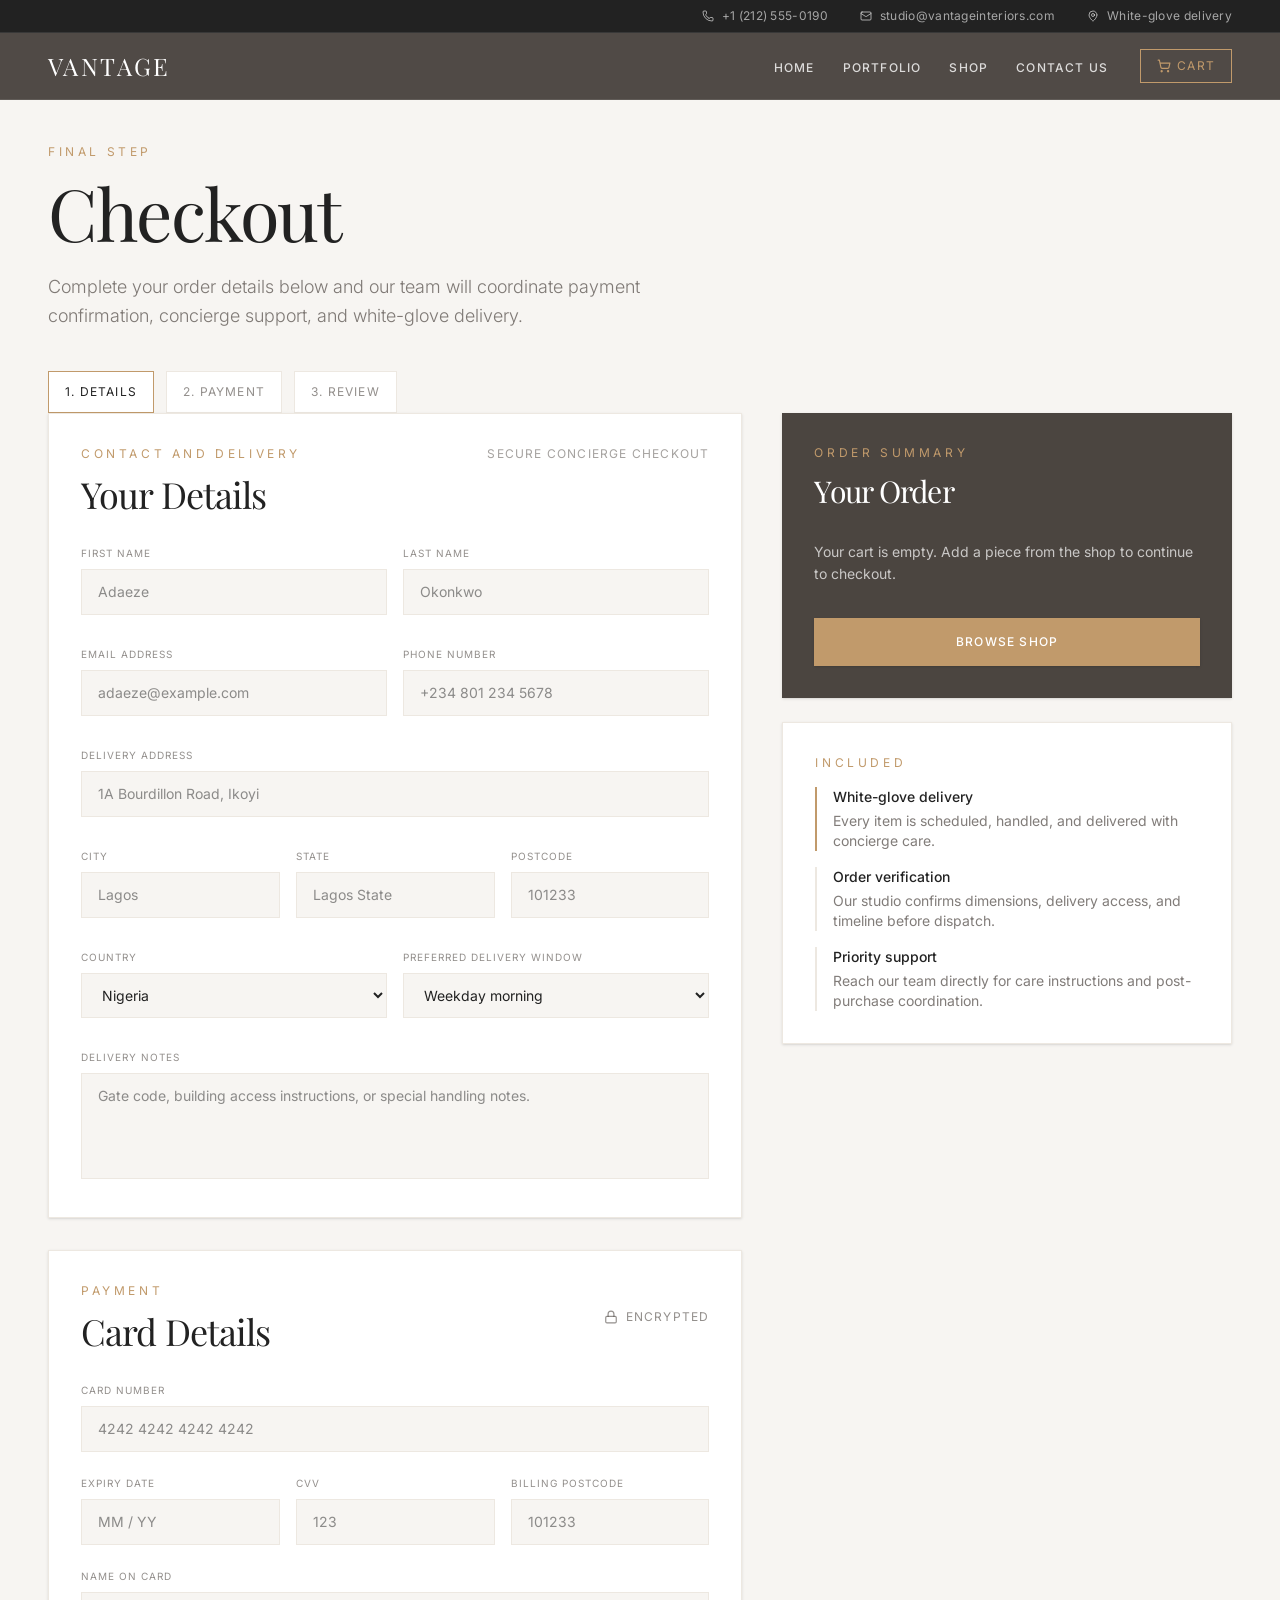
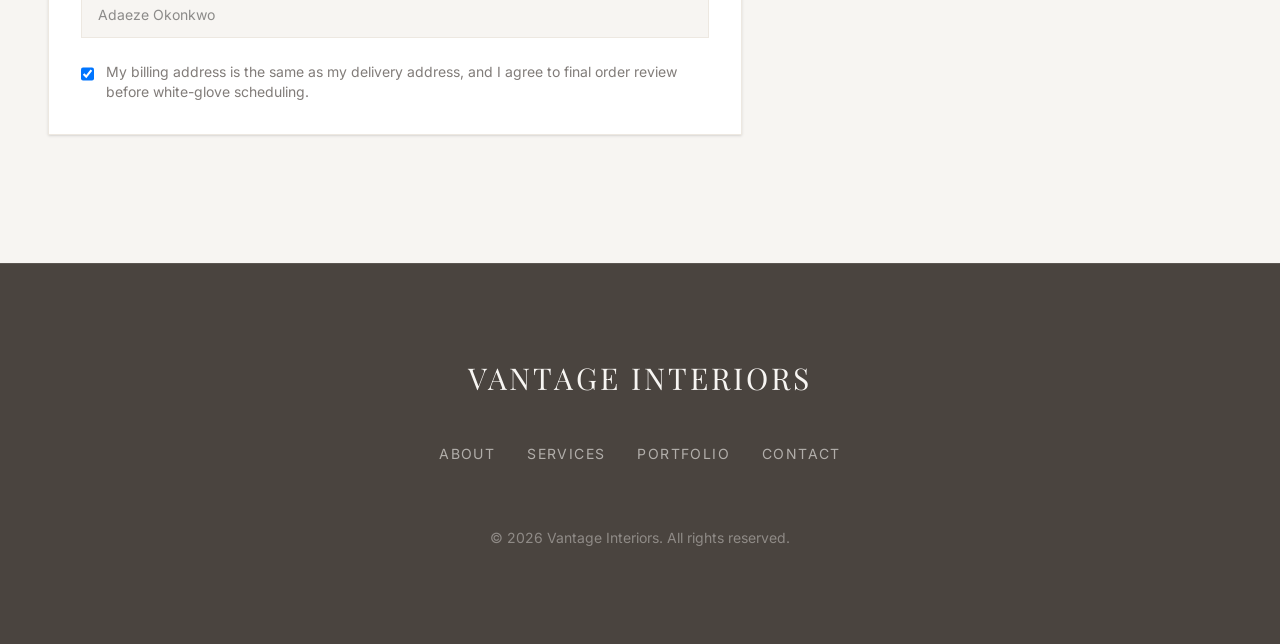
<file: checkout.html>
<!DOCTYPE html>
<html lang="en">
  <head>
    <meta charset="UTF-8" />
    <meta name="viewport" content="width=device-width, initial-scale=1.0, maximum-scale=1" />
    <title>Vantage Interiors - Checkout</title>
    <link rel="icon" type="image/svg+xml" href="./favicon.svg" />
    <link rel="preconnect" href="https://fonts.googleapis.com" />
    <link rel="preconnect" href="https://fonts.gstatic.com" crossorigin />
    <link
      href="https://fonts.googleapis.com/css2?family=Inter:wght@400;500;600;700&display=swap"
      rel="stylesheet"
    />
    <link rel="stylesheet" crossorigin href="./assets/index-esKNrO6w.css" />
  </head>
  <body>
    <main class="min-h-screen bg-[#F7F5F2] overflow-x-hidden">
      <div class="fixed top-0 inset-x-0 z-50 flex flex-col">
        <div class="hidden md:block bg-[#222222] border-b border-white/10">
          <div class="container mx-auto px-6 md:px-12 flex items-center justify-end gap-8 py-2">
            <a
              href="tel:+12125550190"
              class="flex items-center gap-2 text-white/60 hover:text-[#C19A6B] transition-colors duration-300 text-xs tracking-wide"
            >
              <svg
                xmlns="http://www.w3.org/2000/svg"
                width="12"
                height="12"
                viewBox="0 0 24 24"
                fill="none"
                stroke="currentColor"
                stroke-width="2"
                stroke-linecap="round"
                stroke-linejoin="round"
                class="lucide lucide-phone"
                aria-hidden="true"
              >
                <path
                  d="M13.832 16.568a1 1 0 0 0 1.213-.303l.355-.465A2 2 0 0 1 17 15h3a2 2 0 0 1 2 2v3a2 2 0 0 1-2 2A18 18 0 0 1 2 4a2 2 0 0 1 2-2h3a2 2 0 0 1 2 2v3a2 2 0 0 1-.8 1.6l-.468.351a1 1 0 0 0-.292 1.233 14 14 0 0 0 6.392 6.384"
                ></path>
              </svg>
              <span>+1 (212) 555-0190</span>
            </a>
            <a
              href="mailto:studio@vantageinteriors.com"
              class="flex items-center gap-2 text-white/60 hover:text-[#C19A6B] transition-colors duration-300 text-xs tracking-wide"
            >
              <svg
                xmlns="http://www.w3.org/2000/svg"
                width="12"
                height="12"
                viewBox="0 0 24 24"
                fill="none"
                stroke="currentColor"
                stroke-width="2"
                stroke-linecap="round"
                stroke-linejoin="round"
                class="lucide lucide-mail"
                aria-hidden="true"
              >
                <path d="m22 7-8.991 5.727a2 2 0 0 1-2.009 0L2 7"></path>
                <rect x="2" y="4" width="20" height="16" rx="2"></rect>
              </svg>
              <span>studio@vantageinteriors.com</span>
            </a>
            <a
              href="#order-summary"
              class="flex items-center gap-2 text-white/60 hover:text-[#C19A6B] transition-colors duration-300 text-xs tracking-wide"
            >
              <svg
                xmlns="http://www.w3.org/2000/svg"
                width="12"
                height="12"
                viewBox="0 0 24 24"
                fill="none"
                stroke="currentColor"
                stroke-width="2"
                stroke-linecap="round"
                stroke-linejoin="round"
                class="lucide lucide-map-pin"
                aria-hidden="true"
              >
                <path
                  d="M20 10c0 4.993-5.539 10.193-7.399 11.799a1 1 0 0 1-1.202 0C9.539 20.193 4 14.993 4 10a8 8 0 0 1 16 0"
                ></path>
                <circle cx="12" cy="10" r="3"></circle>
              </svg>
              <span>White-glove delivery</span>
            </a>
          </div>
        </div>
        <header class="transition-all duration-500 bg-[#4B4540]/97 backdrop-blur-md border-b border-white/10 py-4">
          <div class="container mx-auto px-6 md:px-12 flex items-center justify-between">
            <a
              href="index.html"
              class="font-serif text-2xl tracking-widest text-white hover:text-[#C19A6B] transition-colors duration-300"
            >
              VANTAGE
            </a>
            <nav class="hidden md:flex items-center gap-8">
              <ul class="flex items-center gap-7">
                <li>
                  <a
                    href="index.html"
                    class="text-xs uppercase tracking-widest font-medium transition-all duration-300 relative after:content-[''] after:absolute after:bottom-[-4px] after:left-0 after:h-[1px] after:bg-[#C19A6B] after:transition-all after:duration-300 text-white/80 hover:text-[#C19A6B] after:w-0 hover:after:w-full"
                  >
                    Home
                  </a>
                </li>
                <li>
                  <a
                    href="portfolio.html"
                    class="text-xs uppercase tracking-widest font-medium transition-all duration-300 relative after:content-[''] after:absolute after:bottom-[-4px] after:left-0 after:h-[1px] after:bg-[#C19A6B] after:transition-all after:duration-300 text-white/80 hover:text-[#C19A6B] after:w-0 hover:after:w-full"
                  >
                    Portfolio
                  </a>
                </li>
                <li>
                  <a
                    href="shop.html"
                    class="text-xs uppercase tracking-widest font-medium transition-all duration-300 relative after:content-[''] after:absolute after:bottom-[-4px] after:left-0 after:h-[1px] after:bg-[#C19A6B] after:transition-all after:duration-300 text-white/80 hover:text-[#C19A6B] after:w-0 hover:after:w-full"
                  >
                    Shop
                  </a>
                </li>
                <li>
                  <a
                    href="contact.html"
                    class="text-xs uppercase tracking-widest font-medium transition-all duration-300 relative after:content-[''] after:absolute after:bottom-[-4px] after:left-0 after:h-[1px] after:bg-[#C19A6B] after:transition-all after:duration-300 text-white/80 hover:text-[#C19A6B] after:w-0 hover:after:w-full"
                  >
                    Contact Us
                  </a>
                </li>
              </ul>
              <a
                href="cart.html"
                class="relative flex items-center gap-1.5 text-xs uppercase tracking-widest transition-all duration-300 border px-4 py-2 border-[#C19A6B] text-[#C19A6B]"
              >
                <svg
                  xmlns="http://www.w3.org/2000/svg"
                  width="14"
                  height="14"
                  viewBox="0 0 24 24"
                  fill="none"
                  stroke="currentColor"
                  stroke-width="2"
                  stroke-linecap="round"
                  stroke-linejoin="round"
                  class="lucide lucide-shopping-cart"
                  aria-hidden="true"
                >
                  <circle cx="8" cy="21" r="1"></circle>
                  <circle cx="19" cy="21" r="1"></circle>
                  <path d="M2.05 2.05h2l2.66 12.42a2 2 0 0 0 2 1.58h9.78a2 2 0 0 0 1.95-1.57l1.65-7.43H5.12"></path>
                </svg>
                Cart
              </a>
            </nav>
            <div class="md:hidden flex items-center gap-4">
              <a href="cart.html" class="text-[#C19A6B]">
                <svg
                  xmlns="http://www.w3.org/2000/svg"
                  width="20"
                  height="20"
                  viewBox="0 0 24 24"
                  fill="none"
                  stroke="currentColor"
                  stroke-width="2"
                  stroke-linecap="round"
                  stroke-linejoin="round"
                  class="lucide lucide-shopping-cart"
                  aria-hidden="true"
                >
                  <circle cx="8" cy="21" r="1"></circle>
                  <circle cx="19" cy="21" r="1"></circle>
                  <path d="M2.05 2.05h2l2.66 12.42a2 2 0 0 0 2 1.58h9.78a2 2 0 0 0 1.95-1.57l1.65-7.43H5.12"></path>
                </svg>
              </a>
              <button class="p-1 text-white z-[60] relative" aria-label="Open menu">
                <svg
                  xmlns="http://www.w3.org/2000/svg"
                  width="24"
                  height="24"
                  viewBox="0 0 24 24"
                  fill="none"
                  stroke="currentColor"
                  stroke-width="2"
                  stroke-linecap="round"
                  stroke-linejoin="round"
                  class="lucide lucide-menu"
                  aria-hidden="true"
                >
                  <path d="M4 5h16"></path>
                  <path d="M4 12h16"></path>
                  <path d="M4 19h16"></path>
                </svg>
              </button>
            </div>
          </div>
        </header>
      </div>

      <div class="fixed inset-0 z-40 bg-[#4B4540] flex flex-col items-center justify-center transition-all duration-500 md:hidden opacity-0 invisible pointer-events-none">
        <ul class="flex flex-col items-center gap-8 mb-14">
          <li>
            <a href="index.html" class="text-2xl font-serif tracking-widest transition-colors text-white hover:text-[#C19A6B]">
              Home
            </a>
          </li>
          <li>
            <a
              href="portfolio.html"
              class="text-2xl font-serif tracking-widest transition-colors text-white hover:text-[#C19A6B]"
            >
              Portfolio
            </a>
          </li>
          <li>
            <a href="shop.html" class="text-2xl font-serif tracking-widest transition-colors text-white hover:text-[#C19A6B]">
              Shop
            </a>
          </li>
          <li>
            <a
              href="contact.html"
              class="text-2xl font-serif tracking-widest transition-colors text-white hover:text-[#C19A6B]"
            >
              Contact Us
            </a>
          </li>
          <li>
            <a href="cart.html" class="flex items-center gap-2 text-2xl font-serif tracking-widest text-[#C19A6B] transition-colors">
              <svg
                xmlns="http://www.w3.org/2000/svg"
                width="20"
                height="20"
                viewBox="0 0 24 24"
                fill="none"
                stroke="currentColor"
                stroke-width="2"
                stroke-linecap="round"
                stroke-linejoin="round"
                class="lucide lucide-shopping-cart"
                aria-hidden="true"
              >
                <circle cx="8" cy="21" r="1"></circle>
                <circle cx="19" cy="21" r="1"></circle>
                <path d="M2.05 2.05h2l2.66 12.42a2 2 0 0 0 2 1.58h9.78a2 2 0 0 0 1.95-1.57l1.65-7.43H5.12"></path>
              </svg>
              Cart
            </a>
          </li>
        </ul>
        <div class="flex flex-col items-center gap-4 border-t border-white/20 pt-8">
          <a
            href="tel:+12125550190"
            class="flex items-center gap-3 text-white/70 hover:text-[#C19A6B] transition-colors text-sm"
          >
            <svg
              xmlns="http://www.w3.org/2000/svg"
              width="13"
              height="13"
              viewBox="0 0 24 24"
              fill="none"
              stroke="currentColor"
              stroke-width="2"
              stroke-linecap="round"
              stroke-linejoin="round"
              class="lucide lucide-phone text-[#C19A6B]"
              aria-hidden="true"
            >
              <path
                d="M13.832 16.568a1 1 0 0 0 1.213-.303l.355-.465A2 2 0 0 1 17 15h3a2 2 0 0 1 2 2v3a2 2 0 0 1-2 2A18 18 0 0 1 2 4a2 2 0 0 1 2-2h3a2 2 0 0 1 2 2v3a2 2 0 0 1-.8 1.6l-.468.351a1 1 0 0 0-.292 1.233 14 14 0 0 0 6.392 6.384"
              ></path>
            </svg>
            <span>+1 (212) 555-0190</span>
          </a>
          <a
            href="mailto:studio@vantageinteriors.com"
            class="flex items-center gap-3 text-white/70 hover:text-[#C19A6B] transition-colors text-sm"
          >
            <svg
              xmlns="http://www.w3.org/2000/svg"
              width="13"
              height="13"
              viewBox="0 0 24 24"
              fill="none"
              stroke="currentColor"
              stroke-width="2"
              stroke-linecap="round"
              stroke-linejoin="round"
              class="lucide lucide-mail text-[#C19A6B]"
              aria-hidden="true"
            >
              <path d="m22 7-8.991 5.727a2 2 0 0 1-2.009 0L2 7"></path>
              <rect x="2" y="4" width="20" height="16" rx="2"></rect>
            </svg>
            <span>studio@vantageinteriors.com</span>
          </a>
          <a href="#order-summary" class="flex items-center gap-3 text-white/70 hover:text-[#C19A6B] transition-colors text-sm">
            <svg
              xmlns="http://www.w3.org/2000/svg"
              width="13"
              height="13"
              viewBox="0 0 24 24"
              fill="none"
              stroke="currentColor"
              stroke-width="2"
              stroke-linecap="round"
              stroke-linejoin="round"
              class="lucide lucide-map-pin text-[#C19A6B]"
              aria-hidden="true"
            >
              <path
                d="M20 10c0 4.993-5.539 10.193-7.399 11.799a1 1 0 0 1-1.202 0C9.539 20.193 4 14.993 4 10a8 8 0 0 1 16 0"
              ></path>
              <circle cx="12" cy="10" r="3"></circle>
            </svg>
            <span>Order summary</span>
          </a>
        </div>
      </div>

      <div class="pt-36 pb-16 bg-[#F7F5F2]">
        <div class="container mx-auto px-6 md:px-12 max-w-6xl">
          <div>
            <p class="text-[#C19A6B] text-xs tracking-[0.3em] uppercase mb-4">Final Step</p>
            <h1 class="font-serif text-5xl md:text-7xl text-[#222222] mb-6">Checkout</h1>
            <p class="max-w-2xl text-[#4B4540]/70 text-lg font-light leading-relaxed mb-10">
              Complete your order details below and our team will coordinate payment confirmation,
              concierge support, and white-glove delivery.
            </p>
            <div class="flex flex-wrap gap-3">
              <div class="px-4 py-3 border border-[#C19A6B] bg-white text-[#222222] text-xs uppercase tracking-widest">
                1. Details
              </div>
              <div class="px-4 py-3 border border-[#EDE8E1] bg-white text-[#4B4540]/60 text-xs uppercase tracking-widest">
                2. Payment
              </div>
              <div class="px-4 py-3 border border-[#EDE8E1] bg-white text-[#4B4540]/60 text-xs uppercase tracking-widest">
                3. Review
              </div>
            </div>
          </div>
        </div>
      </div>

      <section class="pb-24 md:pb-32">
        <div class="container mx-auto px-6 md:px-12 max-w-6xl">
          <div class="grid grid-cols-1 lg:grid-cols-5 gap-10 lg:gap-12">
            <div class="lg:col-span-3 space-y-8">
              <section class="bg-white border border-[#EDE8E1] p-8 md:p-10 shadow-sm">
                <div class="flex items-start justify-between gap-6 mb-8">
                  <div>
                    <p class="text-[#C19A6B] text-xs tracking-[0.3em] uppercase mb-3">Contact And Delivery</p>
                    <h2 class="font-serif text-3xl md:text-4xl text-[#222222]">Your Details</h2>
                  </div>
                  <p class="text-[#4B4540]/50 text-xs uppercase tracking-widest text-right">
                    Secure concierge checkout
                  </p>
                </div>

                <form class="space-y-8">
                  <div class="grid grid-cols-1 md:grid-cols-2 gap-4">
                    <div>
                      <label class="text-[10px] uppercase tracking-widest text-[#4B4540]/60 block mb-2" for="first-name">
                        First Name
                      </label>
                      <input
                        id="first-name"
                        type="text"
                        placeholder="Adaeze"
                        class="w-full border border-[#EDE8E1] bg-[#F7F5F2] px-4 py-3 text-sm text-[#222222] focus:outline-none focus:border-[#C19A6B] transition-colors"
                      />
                    </div>
                    <div>
                      <label class="text-[10px] uppercase tracking-widest text-[#4B4540]/60 block mb-2" for="last-name">
                        Last Name
                      </label>
                      <input
                        id="last-name"
                        type="text"
                        placeholder="Okonkwo"
                        class="w-full border border-[#EDE8E1] bg-[#F7F5F2] px-4 py-3 text-sm text-[#222222] focus:outline-none focus:border-[#C19A6B] transition-colors"
                      />
                    </div>
                  </div>

                  <div class="grid grid-cols-1 md:grid-cols-2 gap-4">
                    <div>
                      <label class="text-[10px] uppercase tracking-widest text-[#4B4540]/60 block mb-2" for="email-address">
                        Email Address
                      </label>
                      <input
                        id="email-address"
                        type="email"
                        placeholder="adaeze@example.com"
                        class="w-full border border-[#EDE8E1] bg-[#F7F5F2] px-4 py-3 text-sm text-[#222222] focus:outline-none focus:border-[#C19A6B] transition-colors"
                      />
                    </div>
                    <div>
                      <label class="text-[10px] uppercase tracking-widest text-[#4B4540]/60 block mb-2" for="phone-number">
                        Phone Number
                      </label>
                      <input
                        id="phone-number"
                        type="tel"
                        placeholder="+234 801 234 5678"
                        class="w-full border border-[#EDE8E1] bg-[#F7F5F2] px-4 py-3 text-sm text-[#222222] focus:outline-none focus:border-[#C19A6B] transition-colors"
                      />
                    </div>
                  </div>

                  <div>
                    <label class="text-[10px] uppercase tracking-widest text-[#4B4540]/60 block mb-2" for="address-line">
                      Delivery Address
                    </label>
                    <input
                      id="address-line"
                      type="text"
                      placeholder="1A Bourdillon Road, Ikoyi"
                      class="w-full border border-[#EDE8E1] bg-[#F7F5F2] px-4 py-3 text-sm text-[#222222] focus:outline-none focus:border-[#C19A6B] transition-colors"
                    />
                  </div>

                  <div class="grid grid-cols-1 md:grid-cols-3 gap-4">
                    <div>
                      <label class="text-[10px] uppercase tracking-widest text-[#4B4540]/60 block mb-2" for="city">
                        City
                      </label>
                      <input
                        id="city"
                        type="text"
                        placeholder="Lagos"
                        class="w-full border border-[#EDE8E1] bg-[#F7F5F2] px-4 py-3 text-sm text-[#222222] focus:outline-none focus:border-[#C19A6B] transition-colors"
                      />
                    </div>
                    <div>
                      <label class="text-[10px] uppercase tracking-widest text-[#4B4540]/60 block mb-2" for="state">
                        State
                      </label>
                      <input
                        id="state"
                        type="text"
                        placeholder="Lagos State"
                        class="w-full border border-[#EDE8E1] bg-[#F7F5F2] px-4 py-3 text-sm text-[#222222] focus:outline-none focus:border-[#C19A6B] transition-colors"
                      />
                    </div>
                    <div>
                      <label class="text-[10px] uppercase tracking-widest text-[#4B4540]/60 block mb-2" for="postcode">
                        Postcode
                      </label>
                      <input
                        id="postcode"
                        type="text"
                        placeholder="101233"
                        class="w-full border border-[#EDE8E1] bg-[#F7F5F2] px-4 py-3 text-sm text-[#222222] focus:outline-none focus:border-[#C19A6B] transition-colors"
                      />
                    </div>
                  </div>

                  <div class="grid grid-cols-1 md:grid-cols-2 gap-4">
                    <div>
                      <label class="text-[10px] uppercase tracking-widest text-[#4B4540]/60 block mb-2" for="country">
                        Country
                      </label>
                      <select
                        id="country"
                        class="w-full border border-[#EDE8E1] bg-[#F7F5F2] px-4 py-3 text-sm text-[#222222] focus:outline-none focus:border-[#C19A6B] transition-colors"
                      >
                        <option>Nigeria</option>
                        <option>United States</option>
                        <option>United Kingdom</option>
                        <option>France</option>
                      </select>
                    </div>
                    <div>
                      <label class="text-[10px] uppercase tracking-widest text-[#4B4540]/60 block mb-2" for="delivery-window">
                        Preferred Delivery Window
                      </label>
                      <select
                        id="delivery-window"
                        class="w-full border border-[#EDE8E1] bg-[#F7F5F2] px-4 py-3 text-sm text-[#222222] focus:outline-none focus:border-[#C19A6B] transition-colors"
                      >
                        <option>Weekday morning</option>
                        <option>Weekday afternoon</option>
                        <option>Saturday appointment</option>
                        <option>Flexible</option>
                      </select>
                    </div>
                  </div>

                  <div>
                    <label class="text-[10px] uppercase tracking-widest text-[#4B4540]/60 block mb-2" for="delivery-notes">
                      Delivery Notes
                    </label>
                    <textarea
                      id="delivery-notes"
                      rows="4"
                      placeholder="Gate code, building access instructions, or special handling notes."
                      class="w-full border border-[#EDE8E1] bg-[#F7F5F2] px-4 py-3 text-sm text-[#222222] focus:outline-none focus:border-[#C19A6B] transition-colors resize-none"
                    ></textarea>
                  </div>
                </form>
              </section>

              <section class="bg-white border border-[#EDE8E1] p-8 md:p-10 shadow-sm">
                <div class="flex items-center justify-between gap-4 mb-8">
                  <div>
                    <p class="text-[#C19A6B] text-xs tracking-[0.3em] uppercase mb-3">Payment</p>
                    <h2 class="font-serif text-3xl md:text-4xl text-[#222222]">Card Details</h2>
                  </div>
                  <div class="flex items-center gap-2 text-[#4B4540]/60 text-xs uppercase tracking-widest">
                    <svg
                      xmlns="http://www.w3.org/2000/svg"
                      width="14"
                      height="14"
                      viewBox="0 0 24 24"
                      fill="none"
                      stroke="currentColor"
                      stroke-width="2"
                      stroke-linecap="round"
                      stroke-linejoin="round"
                      class="lucide lucide-lock"
                      aria-hidden="true"
                    >
                      <rect x="3" y="11" width="18" height="11" rx="2"></rect>
                      <path d="M7 11V7a5 5 0 0 1 10 0v4"></path>
                    </svg>
                    Encrypted
                  </div>
                </div>

                <div class="space-y-6">
                  <div>
                    <label class="text-[10px] uppercase tracking-widest text-[#4B4540]/60 block mb-2" for="card-number">
                      Card Number
                    </label>
                    <input
                      id="card-number"
                      type="text"
                      placeholder="4242 4242 4242 4242"
                      class="w-full border border-[#EDE8E1] bg-[#F7F5F2] px-4 py-3 text-sm text-[#222222] focus:outline-none focus:border-[#C19A6B] transition-colors"
                    />
                  </div>

                  <div class="grid grid-cols-1 md:grid-cols-3 gap-4">
                    <div>
                      <label class="text-[10px] uppercase tracking-widest text-[#4B4540]/60 block mb-2" for="expiry-date">
                        Expiry Date
                      </label>
                      <input
                        id="expiry-date"
                        type="text"
                        placeholder="MM / YY"
                        class="w-full border border-[#EDE8E1] bg-[#F7F5F2] px-4 py-3 text-sm text-[#222222] focus:outline-none focus:border-[#C19A6B] transition-colors"
                      />
                    </div>
                    <div>
                      <label class="text-[10px] uppercase tracking-widest text-[#4B4540]/60 block mb-2" for="cvv">
                        CVV
                      </label>
                      <input
                        id="cvv"
                        type="text"
                        placeholder="123"
                        class="w-full border border-[#EDE8E1] bg-[#F7F5F2] px-4 py-3 text-sm text-[#222222] focus:outline-none focus:border-[#C19A6B] transition-colors"
                      />
                    </div>
                    <div>
                      <label class="text-[10px] uppercase tracking-widest text-[#4B4540]/60 block mb-2" for="card-zip">
                        Billing Postcode
                      </label>
                      <input
                        id="card-zip"
                        type="text"
                        placeholder="101233"
                        class="w-full border border-[#EDE8E1] bg-[#F7F5F2] px-4 py-3 text-sm text-[#222222] focus:outline-none focus:border-[#C19A6B] transition-colors"
                      />
                    </div>
                  </div>

                  <div>
                    <label class="text-[10px] uppercase tracking-widest text-[#4B4540]/60 block mb-2" for="card-name">
                      Name On Card
                    </label>
                    <input
                      id="card-name"
                      type="text"
                      placeholder="Adaeze Okonkwo"
                      class="w-full border border-[#EDE8E1] bg-[#F7F5F2] px-4 py-3 text-sm text-[#222222] focus:outline-none focus:border-[#C19A6B] transition-colors"
                    />
                  </div>

                  <label class="flex items-start gap-3 text-sm text-[#4B4540]/70">
                    <input
                      type="checkbox"
                      checked
                      class="mt-1 h-4 w-4 border border-[#C19A6B] accent-[#C19A6B]"
                    />
                    <span>
                      My billing address is the same as my delivery address, and I agree to final order review
                      before white-glove scheduling.
                    </span>
                  </label>
                </div>
              </section>
            </div>

            <aside id="order-summary" class="lg:col-span-2">
              <div class="space-y-6 lg:sticky lg:top-36">
                <section class="bg-[#4B4540] text-white p-8 md:p-10 shadow-sm">
                  <div class="flex items-start justify-between gap-4 mb-8">
                    <div>
                      <p class="text-[#C19A6B] text-xs tracking-[0.3em] uppercase mb-3">Order Summary</p>
                      <h2 class="font-serif text-3xl text-white">Your Order</h2>
                    </div>
                    <a href="cart.html" class="text-xs uppercase tracking-widest text-white/50 hover:text-[#C19A6B] transition-colors">
                      Edit Cart
                    </a>
                  </div>

                  <div class="space-y-5 mb-8">
                    <div class="flex gap-4 border-b border-white/10 pb-5">
                      <img
                        src="./assets/images/products/sanctuary-abstract-canvas.avif"
                        alt="Sanctuary abstract canvas"
                        class="w-16 h-16 object-cover flex-shrink-0"
                      />
                      <div class="min-w-0">
                        <p class="font-serif text-base text-white leading-snug">Sanctuary - Abstract Canvas</p>
                        <p class="text-white/50 text-xs uppercase tracking-widest mt-1">90 x 120 cm</p>
                        <p class="text-[#C19A6B] text-sm mt-2">NGN 320,000</p>
                      </div>
                    </div>
                    <div class="flex gap-4 border-b border-white/10 pb-5">
                      <img
                        src="./assets/images/products/wabi-ceramic-series.avif"
                        alt="Wabi ceramic series"
                        class="w-16 h-16 object-cover flex-shrink-0"
                      />
                      <div class="min-w-0">
                        <p class="font-serif text-base text-white leading-snug">Wabi - Ceramic Series</p>
                        <p class="text-white/50 text-xs uppercase tracking-widest mt-1">Set of 3</p>
                        <p class="text-[#C19A6B] text-sm mt-2">NGN 95,000</p>
                      </div>
                    </div>
                  </div>

                  <div class="space-y-4 text-sm mb-8">
                    <div class="flex justify-between">
                      <span class="text-white/60">Subtotal</span>
                      <span>NGN 415,000</span>
                    </div>
                    <div class="flex justify-between">
                      <span class="text-white/60">Shipping</span>
                      <span class="text-[#C19A6B]">Complimentary</span>
                    </div>
                    <div class="flex justify-between">
                      <span class="text-white/60">Duties and taxes</span>
                      <span>Calculated on review</span>
                    </div>
                    <div class="flex justify-between border-t border-white/20 pt-4 font-serif text-xl">
                      <span>Total</span>
                      <span>NGN 415,000</span>
                    </div>
                  </div>

                  <button
                    type="button"
                    class="w-full inline-flex items-center justify-center whitespace-nowrap font-medium transition-all focus-visible:outline-none focus-visible:ring-1 focus-visible:ring-ring disabled:pointer-events-none disabled:opacity-50 bg-[#C19A6B] text-white hover:bg-[#a8845b] hover:scale-[1.01] shadow-sm h-12 px-8 py-3 uppercase tracking-widest text-xs"
                  >
                    Place Order
                  </button>
                  <p class="text-white/40 text-xs text-center mt-4 leading-relaxed">
                    Payment capture and delivery scheduling are confirmed by our team after review.
                  </p>
                </section>

                <section class="bg-white border border-[#EDE8E1] p-8 shadow-sm">
                  <p class="text-[#C19A6B] text-xs tracking-[0.3em] uppercase mb-4">Included</p>
                  <div class="space-y-4 text-sm text-[#4B4540]/70">
                    <div class="border-l-2 border-[#C19A6B] pl-4">
                      <p class="font-medium text-[#222222] mb-1">White-glove delivery</p>
                      <p>Every item is scheduled, handled, and delivered with concierge care.</p>
                    </div>
                    <div class="border-l-2 border-[#EDE8E1] pl-4">
                      <p class="font-medium text-[#222222] mb-1">Order verification</p>
                      <p>Our studio confirms dimensions, delivery access, and timeline before dispatch.</p>
                    </div>
                    <div class="border-l-2 border-[#EDE8E1] pl-4">
                      <p class="font-medium text-[#222222] mb-1">Priority support</p>
                      <p>Reach our team directly for care instructions and post-purchase coordination.</p>
                    </div>
                  </div>
                </section>
              </div>
            </aside>
          </div>
        </div>
      </section>

      <footer class="bg-taupe text-offwhite py-16 md:py-24 border-t border-white/10">
        <div class="container mx-auto px-6 md:px-12 flex flex-col items-center">
          <h2 class="font-serif text-3xl tracking-widest mb-12">VANTAGE INTERIORS</h2>
          <div class="flex flex-wrap justify-center gap-8 mb-16">
            <a href="index.html#about" class="text-sm tracking-widest uppercase text-offwhite/60 hover:text-gold transition-colors">
              About
            </a>
            <a
              href="index.html#services"
              class="text-sm tracking-widest uppercase text-offwhite/60 hover:text-gold transition-colors"
            >
              Services
            </a>
            <a
              href="index.html#portfolio"
              class="text-sm tracking-widest uppercase text-offwhite/60 hover:text-gold transition-colors"
            >
              Portfolio
            </a>
            <a href="contact.html" class="text-sm tracking-widest uppercase text-offwhite/60 hover:text-gold transition-colors">
              Contact
            </a>
          </div>
          <div class="text-offwhite/40 text-sm text-center">
            <p>&copy; 2026 Vantage Interiors. All rights reserved.</p>
          </div>
        </div>
      </footer>
    </main>

    <div role="region" aria-label="Notifications (F8)" tabindex="-1" style="pointer-events: none;">
      <ol
        tabindex="-1"
        class="fixed top-0 z-[100] flex max-h-screen w-full flex-col-reverse p-4 sm:bottom-0 sm:right-0 sm:top-auto sm:flex-col md:max-w-[420px]"
      ></ol>
    </div>

    <script src="./assets/cart-static.js"></script>
    <script>
      (() => {
        const menuButton = document.querySelector('button[aria-label="Open menu"]');
        const mobileMenu = menuButton?.closest("main")?.querySelector("div.fixed.inset-0.z-40");
        if (!menuButton || !mobileMenu) return;

        const menuLinks = mobileMenu.querySelectorAll("a");

        const setMenuOpen = (isOpen) => {
          mobileMenu.classList.toggle("opacity-0", !isOpen);
          mobileMenu.classList.toggle("invisible", !isOpen);
          mobileMenu.classList.toggle("pointer-events-none", !isOpen);
          document.body.classList.toggle("overflow-hidden", isOpen);
          menuButton.setAttribute("aria-expanded", String(isOpen));
          menuButton.setAttribute("aria-label", isOpen ? "Close menu" : "Open menu");
        };

        setMenuOpen(false);

        menuButton.addEventListener("click", () => {
          const isOpen = menuButton.getAttribute("aria-expanded") === "true";
          setMenuOpen(!isOpen);
        });

        menuLinks.forEach((link) => {
          link.addEventListener("click", () => setMenuOpen(false));
        });

        window.addEventListener("resize", () => {
          if (window.innerWidth >= 768) setMenuOpen(false);
        });

        document.addEventListener("keydown", (event) => {
          if (event.key === "Escape") setMenuOpen(false);
        });
      })();
    </script>
  </body>
</html>
</file>
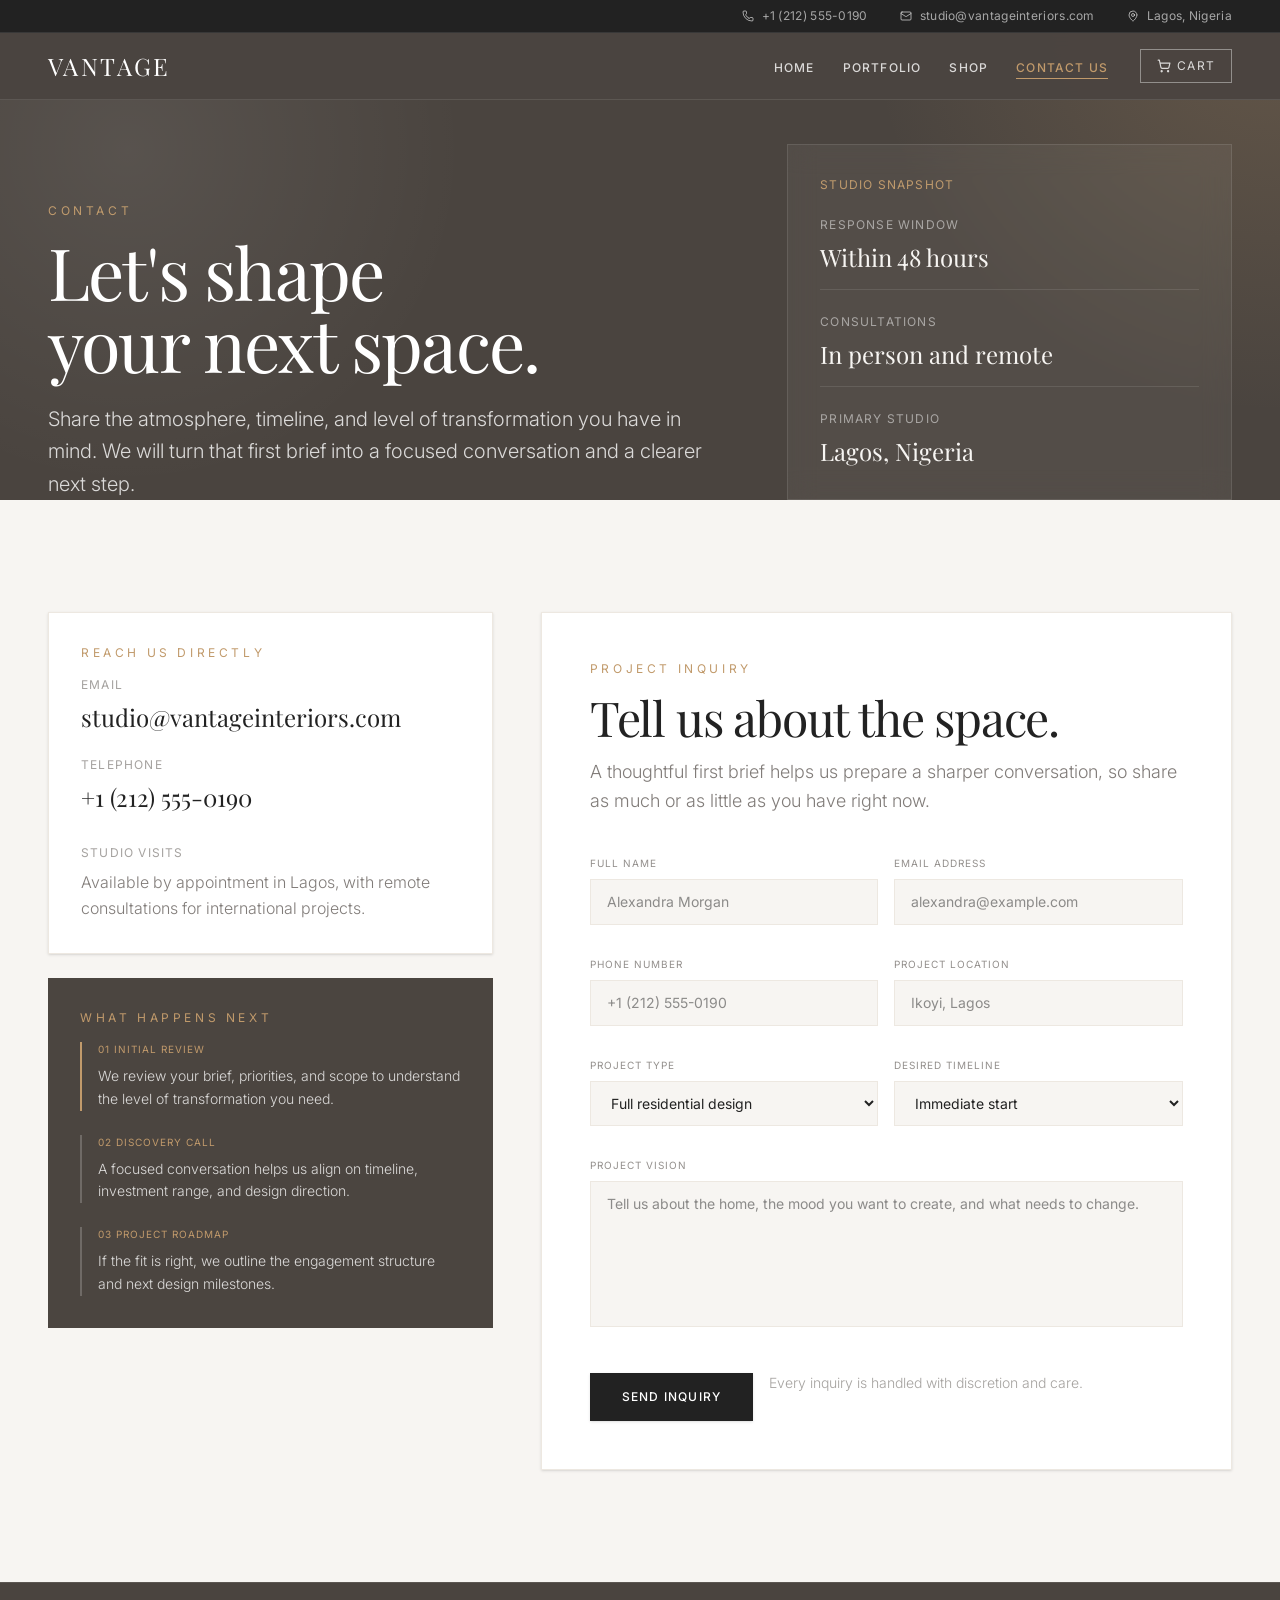
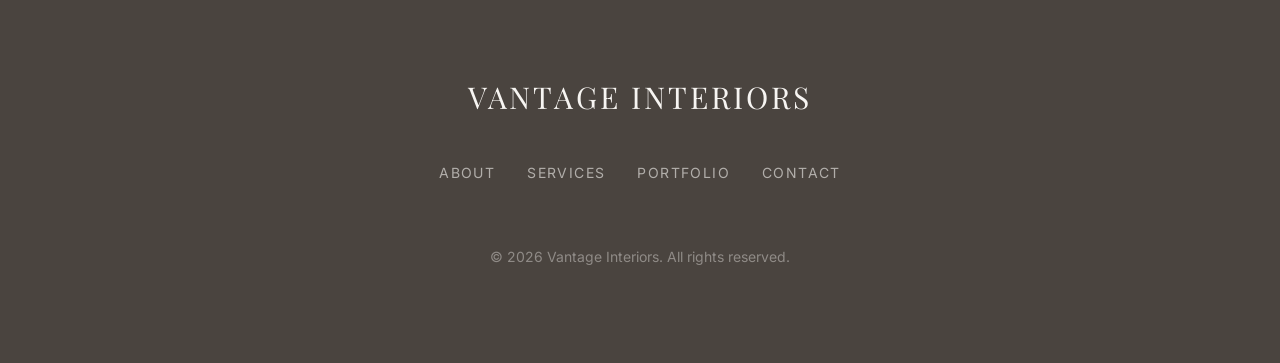
<file: contact.html>
<!DOCTYPE html>
<html lang="en">
  <head>
    <meta charset="UTF-8" />
    <meta name="viewport" content="width=device-width, initial-scale=1.0, maximum-scale=1" />
    <title>Vantage Interiors - Contact Us</title>
    <link rel="icon" type="image/svg+xml" href="./favicon.svg" />
    <link rel="preconnect" href="https://fonts.googleapis.com" />
    <link rel="preconnect" href="https://fonts.gstatic.com" crossorigin />
    <link
      href="https://fonts.googleapis.com/css2?family=Inter:wght@400;500;600;700&display=swap"
      rel="stylesheet"
    />
    <link rel="stylesheet" crossorigin href="./assets/index-esKNrO6w.css" />
  </head>
  <body>
    <main class="min-h-screen bg-[#F7F5F2] overflow-x-hidden">
      <div class="fixed top-0 inset-x-0 z-50 flex flex-col">
        <div class="hidden md:block bg-[#222222] border-b border-white/10">
          <div class="container mx-auto px-6 md:px-12 flex items-center justify-end gap-8 py-2">
            <a
              href="tel:+12125550190"
              class="flex items-center gap-2 text-white/60 hover:text-[#C19A6B] transition-colors duration-300 text-xs tracking-wide"
            >
              <svg
                xmlns="http://www.w3.org/2000/svg"
                width="12"
                height="12"
                viewBox="0 0 24 24"
                fill="none"
                stroke="currentColor"
                stroke-width="2"
                stroke-linecap="round"
                stroke-linejoin="round"
                class="lucide lucide-phone"
                aria-hidden="true"
              >
                <path
                  d="M13.832 16.568a1 1 0 0 0 1.213-.303l.355-.465A2 2 0 0 1 17 15h3a2 2 0 0 1 2 2v3a2 2 0 0 1-2 2A18 18 0 0 1 2 4a2 2 0 0 1 2-2h3a2 2 0 0 1 2 2v3a2 2 0 0 1-.8 1.6l-.468.351a1 1 0 0 0-.292 1.233 14 14 0 0 0 6.392 6.384"
                ></path>
              </svg>
              <span>+1 (212) 555-0190</span>
            </a>
            <a
              href="mailto:studio@vantageinteriors.com"
              class="flex items-center gap-2 text-white/60 hover:text-[#C19A6B] transition-colors duration-300 text-xs tracking-wide"
            >
              <svg
                xmlns="http://www.w3.org/2000/svg"
                width="12"
                height="12"
                viewBox="0 0 24 24"
                fill="none"
                stroke="currentColor"
                stroke-width="2"
                stroke-linecap="round"
                stroke-linejoin="round"
                class="lucide lucide-mail"
                aria-hidden="true"
              >
                <path d="m22 7-8.991 5.727a2 2 0 0 1-2.009 0L2 7"></path>
                <rect x="2" y="4" width="20" height="16" rx="2"></rect>
              </svg>
              <span>studio@vantageinteriors.com</span>
            </a>
            <a
              href="#contact-details"
              class="flex items-center gap-2 text-white/60 hover:text-[#C19A6B] transition-colors duration-300 text-xs tracking-wide"
            >
              <svg
                xmlns="http://www.w3.org/2000/svg"
                width="12"
                height="12"
                viewBox="0 0 24 24"
                fill="none"
                stroke="currentColor"
                stroke-width="2"
                stroke-linecap="round"
                stroke-linejoin="round"
                class="lucide lucide-map-pin"
                aria-hidden="true"
              >
                <path
                  d="M20 10c0 4.993-5.539 10.193-7.399 11.799a1 1 0 0 1-1.202 0C9.539 20.193 4 14.993 4 10a8 8 0 0 1 16 0"
                ></path>
                <circle cx="12" cy="10" r="3"></circle>
              </svg>
              <span>Lagos, Nigeria</span>
            </a>
          </div>
        </div>
        <header class="transition-all duration-500 bg-[#4B4540]/97 backdrop-blur-md border-b border-white/10 py-4">
          <div class="container mx-auto px-6 md:px-12 flex items-center justify-between">
            <a
              href="index.html"
              class="font-serif text-2xl tracking-widest text-white hover:text-[#C19A6B] transition-colors duration-300"
            >
              VANTAGE
            </a>
            <nav class="hidden md:flex items-center gap-8">
              <ul class="flex items-center gap-7">
                <li>
                  <a
                    href="index.html"
                    class="text-xs uppercase tracking-widest font-medium transition-all duration-300 relative after:content-[''] after:absolute after:bottom-[-4px] after:left-0 after:h-[1px] after:bg-[#C19A6B] after:transition-all after:duration-300 text-white/80 hover:text-[#C19A6B] after:w-0 hover:after:w-full"
                  >
                    Home
                  </a>
                </li>
                <li>
                  <a
                    href="portfolio.html"
                    class="text-xs uppercase tracking-widest font-medium transition-all duration-300 relative after:content-[''] after:absolute after:bottom-[-4px] after:left-0 after:h-[1px] after:bg-[#C19A6B] after:transition-all after:duration-300 text-white/80 hover:text-[#C19A6B] after:w-0 hover:after:w-full"
                  >
                    Portfolio
                  </a>
                </li>
                <li>
                  <a
                    href="shop.html"
                    class="text-xs uppercase tracking-widest font-medium transition-all duration-300 relative after:content-[''] after:absolute after:bottom-[-4px] after:left-0 after:h-[1px] after:bg-[#C19A6B] after:transition-all after:duration-300 text-white/80 hover:text-[#C19A6B] after:w-0 hover:after:w-full"
                  >
                    Shop
                  </a>
                </li>
                <li>
                  <a
                    href="contact.html"
                    class="text-xs uppercase tracking-widest font-medium transition-all duration-300 relative after:content-[''] after:absolute after:bottom-[-4px] after:left-0 after:h-[1px] after:bg-[#C19A6B] after:transition-all after:duration-300 text-[#C19A6B] after:w-full"
                  >
                    Contact Us
                  </a>
                </li>
              </ul>
              <a
                href="cart.html"
                class="relative flex items-center gap-1.5 text-xs uppercase tracking-widest transition-all duration-300 border px-4 py-2 border-white/40 text-white/80 hover:border-[#C19A6B] hover:text-[#C19A6B]"
              >
                <svg
                  xmlns="http://www.w3.org/2000/svg"
                  width="14"
                  height="14"
                  viewBox="0 0 24 24"
                  fill="none"
                  stroke="currentColor"
                  stroke-width="2"
                  stroke-linecap="round"
                  stroke-linejoin="round"
                  class="lucide lucide-shopping-cart"
                  aria-hidden="true"
                >
                  <circle cx="8" cy="21" r="1"></circle>
                  <circle cx="19" cy="21" r="1"></circle>
                  <path d="M2.05 2.05h2l2.66 12.42a2 2 0 0 0 2 1.58h9.78a2 2 0 0 0 1.95-1.57l1.65-7.43H5.12"></path>
                </svg>
                Cart
              </a>
            </nav>
            <div class="md:hidden flex items-center gap-4">
              <a href="cart.html" class="text-white hover:text-[#C19A6B] transition-colors">
                <svg
                  xmlns="http://www.w3.org/2000/svg"
                  width="20"
                  height="20"
                  viewBox="0 0 24 24"
                  fill="none"
                  stroke="currentColor"
                  stroke-width="2"
                  stroke-linecap="round"
                  stroke-linejoin="round"
                  class="lucide lucide-shopping-cart"
                  aria-hidden="true"
                >
                  <circle cx="8" cy="21" r="1"></circle>
                  <circle cx="19" cy="21" r="1"></circle>
                  <path d="M2.05 2.05h2l2.66 12.42a2 2 0 0 0 2 1.58h9.78a2 2 0 0 0 1.95-1.57l1.65-7.43H5.12"></path>
                </svg>
              </a>
              <button class="p-1 text-white z-[60] relative" aria-label="Open menu">
                <svg
                  xmlns="http://www.w3.org/2000/svg"
                  width="24"
                  height="24"
                  viewBox="0 0 24 24"
                  fill="none"
                  stroke="currentColor"
                  stroke-width="2"
                  stroke-linecap="round"
                  stroke-linejoin="round"
                  class="lucide lucide-menu"
                  aria-hidden="true"
                >
                  <path d="M4 5h16"></path>
                  <path d="M4 12h16"></path>
                  <path d="M4 19h16"></path>
                </svg>
              </button>
            </div>
          </div>
        </header>
      </div>

      <div class="fixed inset-0 z-40 bg-[#4B4540] flex flex-col items-center justify-center transition-all duration-500 md:hidden opacity-0 invisible pointer-events-none">
        <ul class="flex flex-col items-center gap-8 mb-14">
          <li>
            <a href="index.html" class="text-2xl font-serif tracking-widest transition-colors text-white hover:text-[#C19A6B]">
              Home
            </a>
          </li>
          <li>
            <a
              href="portfolio.html"
              class="text-2xl font-serif tracking-widest transition-colors text-white hover:text-[#C19A6B]"
            >
              Portfolio
            </a>
          </li>
          <li>
            <a href="shop.html" class="text-2xl font-serif tracking-widest transition-colors text-white hover:text-[#C19A6B]">
              Shop
            </a>
          </li>
          <li>
            <a href="contact.html" class="text-2xl font-serif tracking-widest transition-colors text-[#C19A6B]">
              Contact Us
            </a>
          </li>
          <li>
            <a
              href="cart.html"
              class="flex items-center gap-2 text-2xl font-serif tracking-widest text-white hover:text-[#C19A6B] transition-colors"
            >
              <svg
                xmlns="http://www.w3.org/2000/svg"
                width="20"
                height="20"
                viewBox="0 0 24 24"
                fill="none"
                stroke="currentColor"
                stroke-width="2"
                stroke-linecap="round"
                stroke-linejoin="round"
                class="lucide lucide-shopping-cart"
                aria-hidden="true"
              >
                <circle cx="8" cy="21" r="1"></circle>
                <circle cx="19" cy="21" r="1"></circle>
                <path d="M2.05 2.05h2l2.66 12.42a2 2 0 0 0 2 1.58h9.78a2 2 0 0 0 1.95-1.57l1.65-7.43H5.12"></path>
              </svg>
              Cart
            </a>
          </li>
        </ul>
        <div class="flex flex-col items-center gap-4 border-t border-white/20 pt-8">
          <a
            href="tel:+12125550190"
            class="flex items-center gap-3 text-white/70 hover:text-[#C19A6B] transition-colors text-sm"
          >
            <svg
              xmlns="http://www.w3.org/2000/svg"
              width="13"
              height="13"
              viewBox="0 0 24 24"
              fill="none"
              stroke="currentColor"
              stroke-width="2"
              stroke-linecap="round"
              stroke-linejoin="round"
              class="lucide lucide-phone text-[#C19A6B]"
              aria-hidden="true"
            >
              <path
                d="M13.832 16.568a1 1 0 0 0 1.213-.303l.355-.465A2 2 0 0 1 17 15h3a2 2 0 0 1 2 2v3a2 2 0 0 1-2 2A18 18 0 0 1 2 4a2 2 0 0 1 2-2h3a2 2 0 0 1 2 2v3a2 2 0 0 1-.8 1.6l-.468.351a1 1 0 0 0-.292 1.233 14 14 0 0 0 6.392 6.384"
              ></path>
            </svg>
            <span>+1 (212) 555-0190</span>
          </a>
          <a
            href="mailto:studio@vantageinteriors.com"
            class="flex items-center gap-3 text-white/70 hover:text-[#C19A6B] transition-colors text-sm"
          >
            <svg
              xmlns="http://www.w3.org/2000/svg"
              width="13"
              height="13"
              viewBox="0 0 24 24"
              fill="none"
              stroke="currentColor"
              stroke-width="2"
              stroke-linecap="round"
              stroke-linejoin="round"
              class="lucide lucide-mail text-[#C19A6B]"
              aria-hidden="true"
            >
              <path d="m22 7-8.991 5.727a2 2 0 0 1-2.009 0L2 7"></path>
              <rect x="2" y="4" width="20" height="16" rx="2"></rect>
            </svg>
            <span>studio@vantageinteriors.com</span>
          </a>
          <a href="#contact-details" class="flex items-center gap-3 text-white/70 hover:text-[#C19A6B] transition-colors text-sm">
            <svg
              xmlns="http://www.w3.org/2000/svg"
              width="13"
              height="13"
              viewBox="0 0 24 24"
              fill="none"
              stroke="currentColor"
              stroke-width="2"
              stroke-linecap="round"
              stroke-linejoin="round"
              class="lucide lucide-map-pin text-[#C19A6B]"
              aria-hidden="true"
            >
              <path
                d="M20 10c0 4.993-5.539 10.193-7.399 11.799a1 1 0 0 1-1.202 0C9.539 20.193 4 14.993 4 10a8 8 0 0 1 16 0"
              ></path>
              <circle cx="12" cy="10" r="3"></circle>
            </svg>
            <span>Lagos, Nigeria</span>
          </a>
        </div>
      </div>

      <section class="relative overflow-hidden pt-36 md:pt-40 pb-16 md:pb-20 bg-taupe text-white">
        <div
          class="absolute inset-0"
          aria-hidden="true"
          style="background: radial-gradient(circle at top right, rgba(193, 154, 107, 0.22), transparent 30%), radial-gradient(circle at 10% 30%, rgba(255, 255, 255, 0.08), transparent 28%);"
        ></div>
        <div class="container mx-auto px-6 md:px-12 relative z-10">
          <div class="grid grid-cols-1 lg:grid-cols-5 gap-12 lg:gap-16 items-end">
            <div class="lg:col-span-3">
              <p class="text-gold text-xs tracking-[0.3em] uppercase mb-4">Contact</p>
              <h1 class="font-serif text-5xl md:text-7xl text-white mb-6">
                Let's shape
                <br />
                your next space.
              </h1>
              <p class="max-w-2xl text-white/80 font-light text-lg md:text-xl leading-relaxed">
                Share the atmosphere, timeline, and level of transformation you have in mind. We will turn
                that first brief into a focused conversation and a clearer next step.
              </p>
            </div>
            <div class="lg:col-span-2">
              <div class="border border-white/10 p-8 md:p-10" style="background: rgba(255, 255, 255, 0.05); backdrop-filter: blur(14px);">
                <p class="text-gold text-xs tracking-widest uppercase mb-6">Studio Snapshot</p>
                <div class="space-y-6">
                  <div class="border-b border-white/10 pb-4">
                    <p class="text-white/50 text-xs uppercase tracking-widest mb-2">Response Window</p>
                    <p class="font-serif text-2xl text-offwhite">Within 48 hours</p>
                  </div>
                  <div class="border-b border-white/10 pb-4">
                    <p class="text-white/50 text-xs uppercase tracking-widest mb-2">Consultations</p>
                    <p class="font-serif text-2xl text-offwhite">In person and remote</p>
                  </div>
                  <div>
                    <p class="text-white/50 text-xs uppercase tracking-widest mb-2">Primary Studio</p>
                    <p class="font-serif text-2xl text-offwhite">Lagos, Nigeria</p>
                  </div>
                </div>
              </div>
            </div>
          </div>
        </div>
      </section>

      <section id="contact-details" class="py-20 md:py-28 bg-[#F7F5F2]">
        <div class="container mx-auto px-6 md:px-12">
          <div class="grid grid-cols-1 lg:grid-cols-5 gap-12 lg:gap-16">
            <div class="lg:col-span-2">
              <div class="space-y-6 sticky top-36">
                <div class="bg-white border border-[#EDE8E1] p-8 md:p-10 shadow-sm">
                  <p class="text-[#C19A6B] text-xs tracking-[0.3em] uppercase mb-4">Reach Us Directly</p>
                  <div class="space-y-6">
                    <div>
                      <p class="text-[#4B4540]/50 text-xs uppercase tracking-widest mb-2">Email</p>
                      <a
                        href="mailto:studio@vantageinteriors.com"
                        class="font-serif text-2xl text-[#222222] hover:text-[#C19A6B] transition-colors block"
                      >
                        studio@vantageinteriors.com
                      </a>
                    </div>
                    <div>
                      <p class="text-[#4B4540]/50 text-xs uppercase tracking-widest mb-2">Telephone</p>
                      <a
                        href="tel:+12125550190"
                        class="font-serif text-2xl text-[#222222] hover:text-[#C19A6B] transition-colors block"
                      >
                        +1 (212) 555-0190
                      </a>
                    </div>
                    <div class="pt-2">
                      <p class="text-[#4B4540]/50 text-xs uppercase tracking-widest mb-2">Studio Visits</p>
                      <p class="text-[#4B4540]/70 font-light leading-relaxed">
                        Available by appointment in Lagos, with remote consultations for international projects.
                      </p>
                    </div>
                  </div>
                </div>

                <div class="bg-[#4B4540] text-white p-8 md:p-10">
                  <p class="text-[#C19A6B] text-xs tracking-[0.3em] uppercase mb-4">What Happens Next</p>
                  <div class="space-y-6">
                    <div class="border-l-2 border-[#C19A6B] pl-4">
                      <p class="text-[#C19A6B] text-[10px] uppercase tracking-widest mb-2">01 Initial Review</p>
                      <p class="text-white/80 font-light text-sm leading-relaxed">
                        We review your brief, priorities, and scope to understand the level of transformation you need.
                      </p>
                    </div>
                    <div class="border-l-2 border-white/20 pl-4">
                      <p class="text-[#C19A6B] text-[10px] uppercase tracking-widest mb-2">02 Discovery Call</p>
                      <p class="text-white/80 font-light text-sm leading-relaxed">
                        A focused conversation helps us align on timeline, investment range, and design direction.
                      </p>
                    </div>
                    <div class="border-l-2 border-white/20 pl-4">
                      <p class="text-[#C19A6B] text-[10px] uppercase tracking-widest mb-2">03 Project Roadmap</p>
                      <p class="text-white/80 font-light text-sm leading-relaxed">
                        If the fit is right, we outline the engagement structure and next design milestones.
                      </p>
                    </div>
                  </div>
                </div>
              </div>
            </div>

            <div class="lg:col-span-3">
              <div class="bg-white border border-[#EDE8E1] p-8 md:p-12 shadow-sm">
                <p class="text-[#C19A6B] text-xs tracking-[0.3em] uppercase mb-4">Project Inquiry</p>
                <h2 class="font-serif text-4xl md:text-5xl text-[#222222] mb-4">Tell us about the space.</h2>
                <p class="text-[#4B4540]/70 font-light text-lg leading-relaxed max-w-2xl mb-10">
                  A thoughtful first brief helps us prepare a sharper conversation, so share as much or as little as
                  you have right now.
                </p>

                <form class="space-y-8">
                  <div class="grid grid-cols-1 md:grid-cols-2 gap-4">
                    <div>
                      <label class="text-[10px] uppercase tracking-widest text-[#4B4540]/60 block mb-2" for="name">
                        Full Name
                      </label>
                      <input
                        id="name"
                        name="name"
                        type="text"
                        placeholder="Alexandra Morgan"
                        class="w-full border border-[#EDE8E1] bg-[#F7F5F2] px-4 py-3 text-sm text-[#222222] focus:outline-none focus:border-[#C19A6B] transition-colors"
                        required
                      />
                    </div>
                    <div>
                      <label class="text-[10px] uppercase tracking-widest text-[#4B4540]/60 block mb-2" for="email">
                        Email Address
                      </label>
                      <input
                        id="email"
                        name="email"
                        type="email"
                        placeholder="alexandra@example.com"
                        class="w-full border border-[#EDE8E1] bg-[#F7F5F2] px-4 py-3 text-sm text-[#222222] focus:outline-none focus:border-[#C19A6B] transition-colors"
                        required
                      />
                    </div>
                  </div>

                  <div class="grid grid-cols-1 md:grid-cols-2 gap-4">
                    <div>
                      <label class="text-[10px] uppercase tracking-widest text-[#4B4540]/60 block mb-2" for="phone">
                        Phone Number
                      </label>
                      <input
                        id="phone"
                        name="phone"
                        type="tel"
                        placeholder="+1 (212) 555-0190"
                        class="w-full border border-[#EDE8E1] bg-[#F7F5F2] px-4 py-3 text-sm text-[#222222] focus:outline-none focus:border-[#C19A6B] transition-colors"
                      />
                    </div>
                    <div>
                      <label class="text-[10px] uppercase tracking-widest text-[#4B4540]/60 block mb-2" for="location">
                        Project Location
                      </label>
                      <input
                        id="location"
                        name="location"
                        type="text"
                        placeholder="Ikoyi, Lagos"
                        class="w-full border border-[#EDE8E1] bg-[#F7F5F2] px-4 py-3 text-sm text-[#222222] focus:outline-none focus:border-[#C19A6B] transition-colors"
                      />
                    </div>
                  </div>

                  <div class="grid grid-cols-1 md:grid-cols-2 gap-4">
                    <div>
                      <label class="text-[10px] uppercase tracking-widest text-[#4B4540]/60 block mb-2" for="project-type">
                        Project Type
                      </label>
                      <select
                        id="project-type"
                        name="project-type"
                        class="w-full border border-[#EDE8E1] bg-[#F7F5F2] px-4 py-3 text-sm text-[#222222] focus:outline-none focus:border-[#C19A6B] transition-colors"
                      >
                        <option>Full residential design</option>
                        <option>Renovation or refresh</option>
                        <option>Furniture and styling</option>
                        <option>Consultation only</option>
                      </select>
                    </div>
                    <div>
                      <label class="text-[10px] uppercase tracking-widest text-[#4B4540]/60 block mb-2" for="timeline">
                        Desired Timeline
                      </label>
                      <select
                        id="timeline"
                        name="timeline"
                        class="w-full border border-[#EDE8E1] bg-[#F7F5F2] px-4 py-3 text-sm text-[#222222] focus:outline-none focus:border-[#C19A6B] transition-colors"
                      >
                        <option>Immediate start</option>
                        <option>Within 3 months</option>
                        <option>Within 6 months</option>
                        <option>Still exploring</option>
                      </select>
                    </div>
                  </div>

                  <div>
                    <label class="text-[10px] uppercase tracking-widest text-[#4B4540]/60 block mb-2" for="message">
                      Project Vision
                    </label>
                    <textarea
                      id="message"
                      name="message"
                      rows="6"
                      placeholder="Tell us about the home, the mood you want to create, and what needs to change."
                      class="w-full border border-[#EDE8E1] bg-[#F7F5F2] px-4 py-3 text-sm text-[#222222] focus:outline-none focus:border-[#C19A6B] transition-colors resize-none"
                      required
                    ></textarea>
                  </div>

                  <div class="pt-2 flex flex-col md:flex-row md:items-center md:justify-between gap-4">
                    <button
                      class="inline-flex items-center justify-center whitespace-nowrap font-medium transition-all focus-visible:outline-none focus-visible:ring-1 focus-visible:ring-ring disabled:pointer-events-none disabled:opacity-50 bg-[#222222] text-white hover:bg-[#222222]/90 hover:scale-[1.02] shadow-sm h-12 px-8 py-3 uppercase tracking-widest text-xs"
                      type="submit"
                    >
                      Send Inquiry
                    </button>
                    <p class="text-[#4B4540]/50 text-sm font-light">Every inquiry is handled with discretion and care.</p>
                  </div>
                </form>
              </div>
            </div>
          </div>
        </div>
      </section>

      <footer class="bg-taupe text-offwhite py-16 md:py-24 border-t border-white/10">
        <div class="container mx-auto px-6 md:px-12 flex flex-col items-center">
          <h2 class="font-serif text-3xl tracking-widest mb-12">VANTAGE INTERIORS</h2>
          <div class="flex flex-wrap justify-center gap-8 mb-16">
            <a href="index.html#about" class="text-sm tracking-widest uppercase text-offwhite/60 hover:text-gold transition-colors">
              About
            </a>
            <a
              href="index.html#services"
              class="text-sm tracking-widest uppercase text-offwhite/60 hover:text-gold transition-colors"
            >
              Services
            </a>
            <a
              href="index.html#portfolio"
              class="text-sm tracking-widest uppercase text-offwhite/60 hover:text-gold transition-colors"
            >
              Portfolio
            </a>
            <a href="contact.html" class="text-sm tracking-widest uppercase text-offwhite/60 hover:text-gold transition-colors">
              Contact
            </a>
          </div>
          <div class="text-offwhite/40 text-sm text-center">
            <p>&copy; 2026 Vantage Interiors. All rights reserved.</p>
          </div>
        </div>
      </footer>
    </main>

    <div role="region" aria-label="Notifications (F8)" tabindex="-1" style="pointer-events: none;">
      <ol
        tabindex="-1"
        class="fixed top-0 z-[100] flex max-h-screen w-full flex-col-reverse p-4 sm:bottom-0 sm:right-0 sm:top-auto sm:flex-col md:max-w-[420px]"
      ></ol>
    </div>

    <script>
      (() => {
        const menuButton = document.querySelector('button[aria-label="Open menu"]');
        const mobileMenu = menuButton?.closest("main")?.querySelector("div.fixed.inset-0.z-40");
        if (!menuButton || !mobileMenu) return;

        const menuLinks = mobileMenu.querySelectorAll("a");

        const setMenuOpen = (isOpen) => {
          mobileMenu.classList.toggle("opacity-0", !isOpen);
          mobileMenu.classList.toggle("invisible", !isOpen);
          mobileMenu.classList.toggle("pointer-events-none", !isOpen);
          document.body.classList.toggle("overflow-hidden", isOpen);
          menuButton.setAttribute("aria-expanded", String(isOpen));
          menuButton.setAttribute("aria-label", isOpen ? "Close menu" : "Open menu");
        };

        setMenuOpen(false);

        menuButton.addEventListener("click", () => {
          const isOpen = menuButton.getAttribute("aria-expanded") === "true";
          setMenuOpen(!isOpen);
        });

        menuLinks.forEach((link) => {
          link.addEventListener("click", () => setMenuOpen(false));
        });

        window.addEventListener("resize", () => {
          if (window.innerWidth >= 768) setMenuOpen(false);
        });

        document.addEventListener("keydown", (event) => {
          if (event.key === "Escape") setMenuOpen(false);
        });
      })();
    </script>
  </body>
</html>
</file>
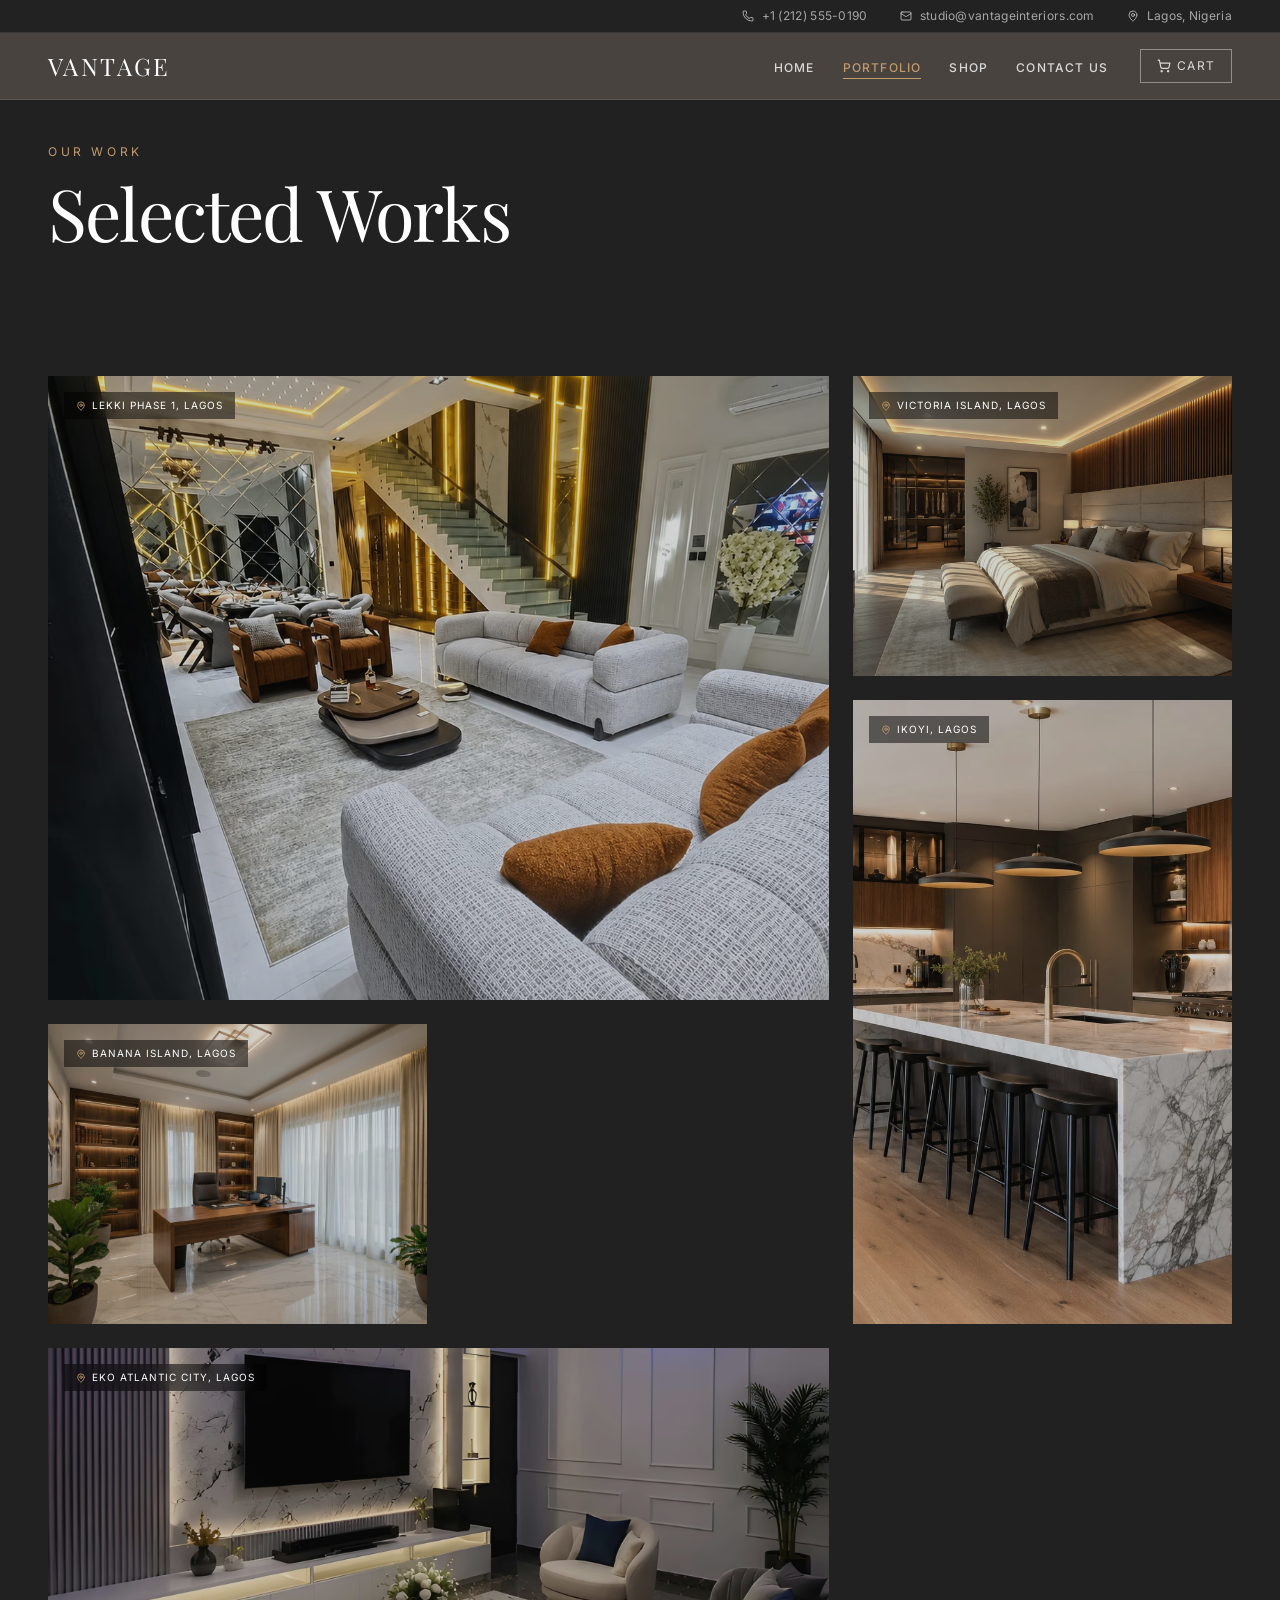
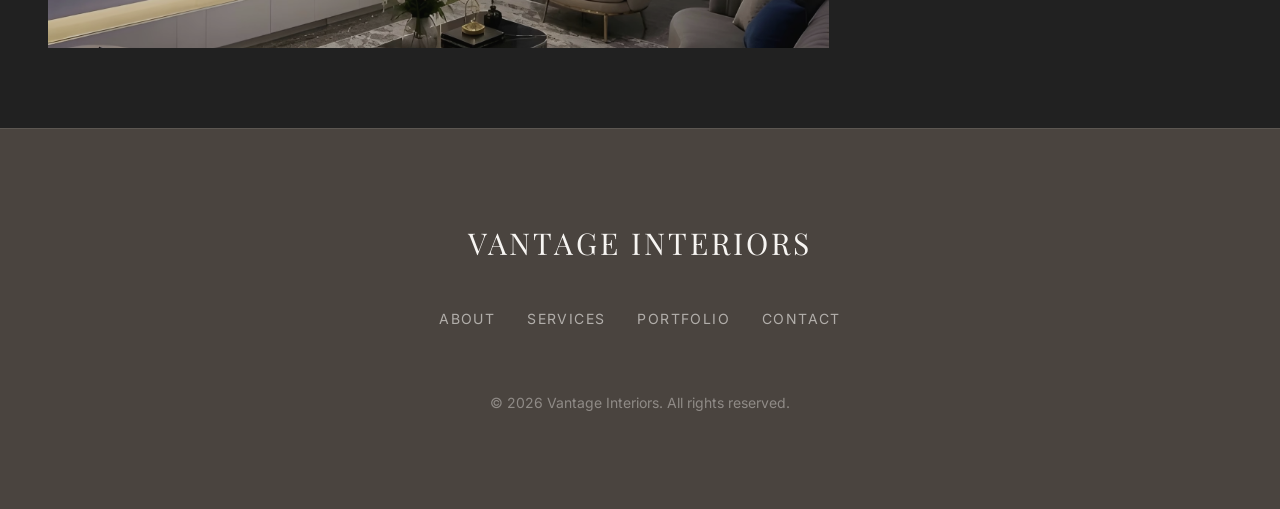
<file: portfolio.html>
<!DOCTYPE html>
<html lang="en">

<head>
  <meta charset="UTF-8">
  <meta name="viewport" content="width=device-width, initial-scale=1.0, maximum-scale=1">
  <title>Vantage Interiors - Portfolio</title>
  <link rel="icon" type="image/svg+xml" href="./favicon.svg">
  <link rel="preconnect" href="https://fonts.googleapis.com">
  <link rel="preconnect" href="https://fonts.gstatic.com" crossorigin>
  <link href="https://fonts.googleapis.com/css2?family=Inter:wght@400;500;600;700&display=swap" rel="stylesheet">
  <link rel="stylesheet" crossorigin href="./assets/index-esKNrO6w.css">
</head>

<body>
  <main class="min-h-screen bg-charcoal overflow-x-hidden">
    <div class="fixed top-0 inset-x-0 z-50 flex flex-col">
      <div class="hidden md:block bg-[#222222] border-b border-white/10">
        <div class="container mx-auto px-6 md:px-12 flex items-center justify-end gap-8 py-2"><a href="tel:+12125550190"
            class="flex items-center gap-2 text-white/60 hover:text-[#C19A6B] transition-colors duration-300 text-xs tracking-wide"><svg
              xmlns="http://www.w3.org/2000/svg" width="12" height="12" viewBox="0 0 24 24" fill="none"
              stroke="currentColor" stroke-width="2" stroke-linecap="round" stroke-linejoin="round"
              class="lucide lucide-phone" aria-hidden="true">
              <path
                d="M13.832 16.568a1 1 0 0 0 1.213-.303l.355-.465A2 2 0 0 1 17 15h3a2 2 0 0 1 2 2v3a2 2 0 0 1-2 2A18 18 0 0 1 2 4a2 2 0 0 1 2-2h3a2 2 0 0 1 2 2v3a2 2 0 0 1-.8 1.6l-.468.351a1 1 0 0 0-.292 1.233 14 14 0 0 0 6.392 6.384">
              </path>
            </svg><span>+1 (212) 555-0190</span></a><a href="mailto:studio@vantageinteriors.com"
            class="flex items-center gap-2 text-white/60 hover:text-[#C19A6B] transition-colors duration-300 text-xs tracking-wide"><svg
              xmlns="http://www.w3.org/2000/svg" width="12" height="12" viewBox="0 0 24 24" fill="none"
              stroke="currentColor" stroke-width="2" stroke-linecap="round" stroke-linejoin="round"
              class="lucide lucide-mail" aria-hidden="true">
              <path d="m22 7-8.991 5.727a2 2 0 0 1-2.009 0L2 7"></path>
              <rect x="2" y="4" width="20" height="16" rx="2"></rect>
            </svg><span>studio@vantageinteriors.com</span></a><a href="#"
            class="flex items-center gap-2 text-white/60 hover:text-[#C19A6B] transition-colors duration-300 text-xs tracking-wide"><svg
              xmlns="http://www.w3.org/2000/svg" width="12" height="12" viewBox="0 0 24 24" fill="none"
              stroke="currentColor" stroke-width="2" stroke-linecap="round" stroke-linejoin="round"
              class="lucide lucide-map-pin" aria-hidden="true">
              <path
                d="M20 10c0 4.993-5.539 10.193-7.399 11.799a1 1 0 0 1-1.202 0C9.539 20.193 4 14.993 4 10a8 8 0 0 1 16 0">
              </path>
              <circle cx="12" cy="10" r="3"></circle>
            </svg><span>Lagos, Nigeria</span></a></div>
      </div>
      <header class="transition-all duration-500 bg-[#4B4540]/97 backdrop-blur-md border-b border-white/10 py-4">
        <div class="container mx-auto px-6 md:px-12 flex items-center justify-between"><a href="index.html"
            class="font-serif text-2xl tracking-widest text-white hover:text-[#C19A6B] transition-colors duration-300">VANTAGE</a>
          <nav class="hidden md:flex items-center gap-8">
            <ul class="flex items-center gap-7">
              <li><a href="index.html"
                  class="text-xs uppercase tracking-widest font-medium transition-all duration-300 relative after:content-[''] after:absolute after:bottom-[-4px] after:left-0 after:h-[1px] after:bg-[#C19A6B] after:transition-all after:duration-300 text-white/80 hover:text-[#C19A6B] after:w-0 hover:after:w-full">Home</a>
              </li>
              <li><a href="portfolio.html"
                  class="text-xs uppercase tracking-widest font-medium transition-all duration-300 relative after:content-[''] after:absolute after:bottom-[-4px] after:left-0 after:h-[1px] after:bg-[#C19A6B] after:transition-all after:duration-300 text-[#C19A6B] after:w-full">Portfolio</a>
              </li>
              <li><a href="shop.html"
                  class="text-xs uppercase tracking-widest font-medium transition-all duration-300 relative after:content-[''] after:absolute after:bottom-[-4px] after:left-0 after:h-[1px] after:bg-[#C19A6B] after:transition-all after:duration-300 text-white/80 hover:text-[#C19A6B] after:w-0 hover:after:w-full">Shop</a>
              </li>
              <li><a href="contact.html"
                  class="text-xs uppercase tracking-widest font-medium transition-all duration-300 relative after:content-[''] after:absolute after:bottom-[-4px] after:left-0 after:h-[1px] after:bg-[#C19A6B] after:transition-all after:duration-300 text-white/80 hover:text-[#C19A6B] after:w-0 hover:after:w-full">Contact
                  Us</a></li>
            </ul><a href="cart.html"
              class="relative flex items-center gap-1.5 text-xs uppercase tracking-widest transition-all duration-300 border px-4 py-2 border-white/40 text-white/80 hover:border-[#C19A6B] hover:text-[#C19A6B]\"><svg
                xmlns="http://www.w3.org/2000/svg" width="14" height="14" viewBox="0 0 24 24" fill="none"
                stroke="currentColor" stroke-width="2" stroke-linecap="round" stroke-linejoin="round"
                class="lucide lucide-shopping-cart" aria-hidden="true">
                <circle cx="8" cy="21" r="1"></circle>
                <circle cx="19" cy="21" r="1"></circle>
                <path d="M2.05 2.05h2l2.66 12.42a2 2 0 0 0 2 1.58h9.78a2 2 0 0 0 1.95-1.57l1.65-7.43H5.12"></path>
              </svg>Cart</a>
          </nav>
          <div class="md:hidden flex items-center gap-4"><a href="cart.html"
              class="text-white hover:text-[#C19A6B] transition-colors"><svg xmlns="http://www.w3.org/2000/svg"
                width="20" height="20" viewBox="0 0 24 24" fill="none" stroke="currentColor" stroke-width="2"
                stroke-linecap="round" stroke-linejoin="round" class="lucide lucide-shopping-cart" aria-hidden="true">
                <circle cx="8" cy="21" r="1"></circle>
                <circle cx="19" cy="21" r="1"></circle>
                <path d="M2.05 2.05h2l2.66 12.42a2 2 0 0 0 2 1.58h9.78a2 2 0 0 0 1.95-1.57l1.65-7.43H5.12"></path>
              </svg></a><button class="p-1 text-white z-[60] relative" aria-label="Open menu"><svg
                xmlns="http://www.w3.org/2000/svg" width="24" height="24" viewBox="0 0 24 24" fill="none"
                stroke="currentColor" stroke-width="2" stroke-linecap="round" stroke-linejoin="round"
                class="lucide lucide-menu" aria-hidden="true">
                <path d="M4 5h16"></path>
                <path d="M4 12h16"></path>
                <path d="M4 19h16"></path>
              </svg></button></div>
        </div>
      </header>
    </div>
    <div
      class="fixed inset-0 z-40 bg-[#4B4540] flex flex-col items-center justify-center transition-all duration-500 md:hidden opacity-0 invisible pointer-events-none">
      <ul class="flex flex-col items-center gap-8 mb-14">
        <li><a href="index.html"
            class="text-2xl font-serif tracking-widest transition-colors text-white hover:text-[#C19A6B]\">Home</a></li>
        <li><a href="portfolio.html"
            class="text-2xl font-serif tracking-widest transition-colors text-[#C19A6B]\">Portfolio</a></li>
        <li><a href="shop.html"
            class="text-2xl font-serif tracking-widest transition-colors text-white hover:text-[#C19A6B]\">Shop</a></li>
        <li><a href="contact.html"
            class="text-2xl font-serif tracking-widest transition-colors text-white hover:text-[#C19A6B]\">Contact
            Us</a></li>
        <li><a href="cart.html"
            class="flex items-center gap-2 text-2xl font-serif tracking-widest text-white hover:text-[#C19A6B] transition-colors"><svg
              xmlns="http://www.w3.org/2000/svg" width="20" height="20" viewBox="0 0 24 24" fill="none"
              stroke="currentColor" stroke-width="2" stroke-linecap="round" stroke-linejoin="round"
              class="lucide lucide-shopping-cart" aria-hidden="true">
              <circle cx="8" cy="21" r="1"></circle>
              <circle cx="19" cy="21" r="1"></circle>
              <path d="M2.05 2.05h2l2.66 12.42a2 2 0 0 0 2 1.58h9.78a2 2 0 0 0 1.95-1.57l1.65-7.43H5.12"></path>
            </svg> Cart</a></li>
      </ul>
      <div class="flex flex-col items-center gap-4 border-t border-white/20 pt-8"><a href="tel:+12125550190"
          class="flex items-center gap-3 text-white/70 hover:text-[#C19A6B] transition-colors text-sm"><svg
            xmlns="http://www.w3.org/2000/svg" width="13" height="13" viewBox="0 0 24 24" fill="none"
            stroke="currentColor" stroke-width="2" stroke-linecap="round" stroke-linejoin="round"
            class="lucide lucide-phone text-[#C19A6B]" aria-hidden="true">
            <path
              d="M13.832 16.568a1 1 0 0 0 1.213-.303l.355-.465A2 2 0 0 1 17 15h3a2 2 0 0 1 2 2v3a2 2 0 0 1-2 2A18 18 0 0 1 2 4a2 2 0 0 1 2-2h3a2 2 0 0 1 2 2v3a2 2 0 0 1-.8 1.6l-.468.351a1 1 0 0 0-.292 1.233 14 14 0 0 0 6.392 6.384">
            </path>
          </svg><span>+1 (212) 555-0190</span></a><a href="mailto:studio@vantageinteriors.com"
          class="flex items-center gap-3 text-white/70 hover:text-[#C19A6B] transition-colors text-sm"><svg
            xmlns="http://www.w3.org/2000/svg" width="13" height="13" viewBox="0 0 24 24" fill="none"
            stroke="currentColor" stroke-width="2" stroke-linecap="round" stroke-linejoin="round"
            class="lucide lucide-mail text-[#C19A6B]" aria-hidden="true">
            <path d="m22 7-8.991 5.727a2 2 0 0 1-2.009 0L2 7"></path>
            <rect x="2" y="4" width="20" height="16" rx="2"></rect>
          </svg><span>studio@vantageinteriors.com</span></a><a href="#"
          class="flex items-center gap-3 text-white/70 hover:text-[#C19A6B] transition-colors text-sm"><svg
            xmlns="http://www.w3.org/2000/svg" width="13" height="13" viewBox="0 0 24 24" fill="none"
            stroke="currentColor" stroke-width="2" stroke-linecap="round" stroke-linejoin="round"
            class="lucide lucide-map-pin text-[#C19A6B]" aria-hidden="true">
            <path
              d="M20 10c0 4.993-5.539 10.193-7.399 11.799a1 1 0 0 1-1.202 0C9.539 20.193 4 14.993 4 10a8 8 0 0 1 16 0">
            </path>
            <circle cx="12" cy="10" r="3"></circle>
          </svg><span>Lagos, Nigeria</span></a></div>
    </div>
    <div class="pt-36 pb-12 bg-charcoal text-white">
      <div class="container mx-auto px-6 md:px-12">
        <div class="" style="opacity: 1; transform: none;">
          <p class="text-gold text-xs tracking-[0.3em] uppercase mb-4">Our Work</p>
          <h1 class="font-serif text-5xl md:text-7xl text-white">Selected Works</h1>
        </div>
      </div>
    </div>
    <section id="portfolio" class="bg-charcoal text-offwhite py-12 md:py-20">
      <div class="container mx-auto px-6 md:px-12">
        <div class="grid grid-cols-1 md:grid-cols-3 gap-4 md:gap-6 auto-rows-[300px]" data-portfolio-grid></div>
      </div>
    </section>
    <footer class="bg-taupe text-offwhite py-16 md:py-24 border-t border-white/10">
      <div class="container mx-auto px-6 md:px-12 flex flex-col items-center">
        <h2 class="font-serif text-3xl tracking-widest mb-12">VANTAGE INTERIORS</h2>
        <div class="flex flex-wrap justify-center gap-8 mb-16"><a href="index.html#about"
            class="text-sm tracking-widest uppercase text-offwhite/60 hover:text-gold transition-colors">About</a><a
            href="index.html#services"
            class="text-sm tracking-widest uppercase text-offwhite/60 hover:text-gold transition-colors">Services</a><a
            href="index.html#portfolio"
            class="text-sm tracking-widest uppercase text-offwhite/60 hover:text-gold transition-colors">Portfolio</a><a
            href="contact.html"
            class="text-sm tracking-widest uppercase text-offwhite/60 hover:text-gold transition-colors">Contact</a>
        </div>
        <div class="text-offwhite/40 text-sm text-center">
          <p>© 2026 Vantage Interiors. All rights reserved.</p>
        </div>
      </div>
    </footer>
  </main>
  <div role="region" aria-label="Notifications (F8)" tabindex="-1" style="pointer-events: none;">
    <ol tabindex="-1"
      class="fixed top-0 z-[100] flex max-h-screen w-full flex-col-reverse p-4 sm:bottom-0 sm:right-0 sm:top-auto sm:flex-col md:max-w-[420px]">
    </ol>
  </div>
  <script src="./assets/portfolio-static.js"></script>
  <script>
    (() => {
      const menuButton = document.querySelector('button[aria-label="Open menu"]');
      const mobileMenu = menuButton?.closest("main")?.querySelector("div.fixed.inset-0.z-40");
      if (!menuButton || !mobileMenu) return;

      const menuLinks = mobileMenu.querySelectorAll("a");

      const setMenuOpen = (isOpen) => {
        mobileMenu.classList.toggle("opacity-0", !isOpen);
        mobileMenu.classList.toggle("invisible", !isOpen);
        mobileMenu.classList.toggle("pointer-events-none", !isOpen);
        document.body.classList.toggle("overflow-hidden", isOpen);
        menuButton.setAttribute("aria-expanded", String(isOpen));
        menuButton.setAttribute("aria-label", isOpen ? "Close menu" : "Open menu");
      };

      setMenuOpen(false);

      menuButton.addEventListener("click", () => {
        const isOpen = menuButton.getAttribute("aria-expanded") === "true";
        setMenuOpen(!isOpen);
      });

      menuLinks.forEach((link) => {
        link.addEventListener("click", () => setMenuOpen(false));
      });

      window.addEventListener("resize", () => {
        if (window.innerWidth >= 768) setMenuOpen(false);
      });

      document.addEventListener("keydown", (event) => {
        if (event.key === "Escape") setMenuOpen(false);
      });
    })();
  </script>
</body>

</html>
</file>
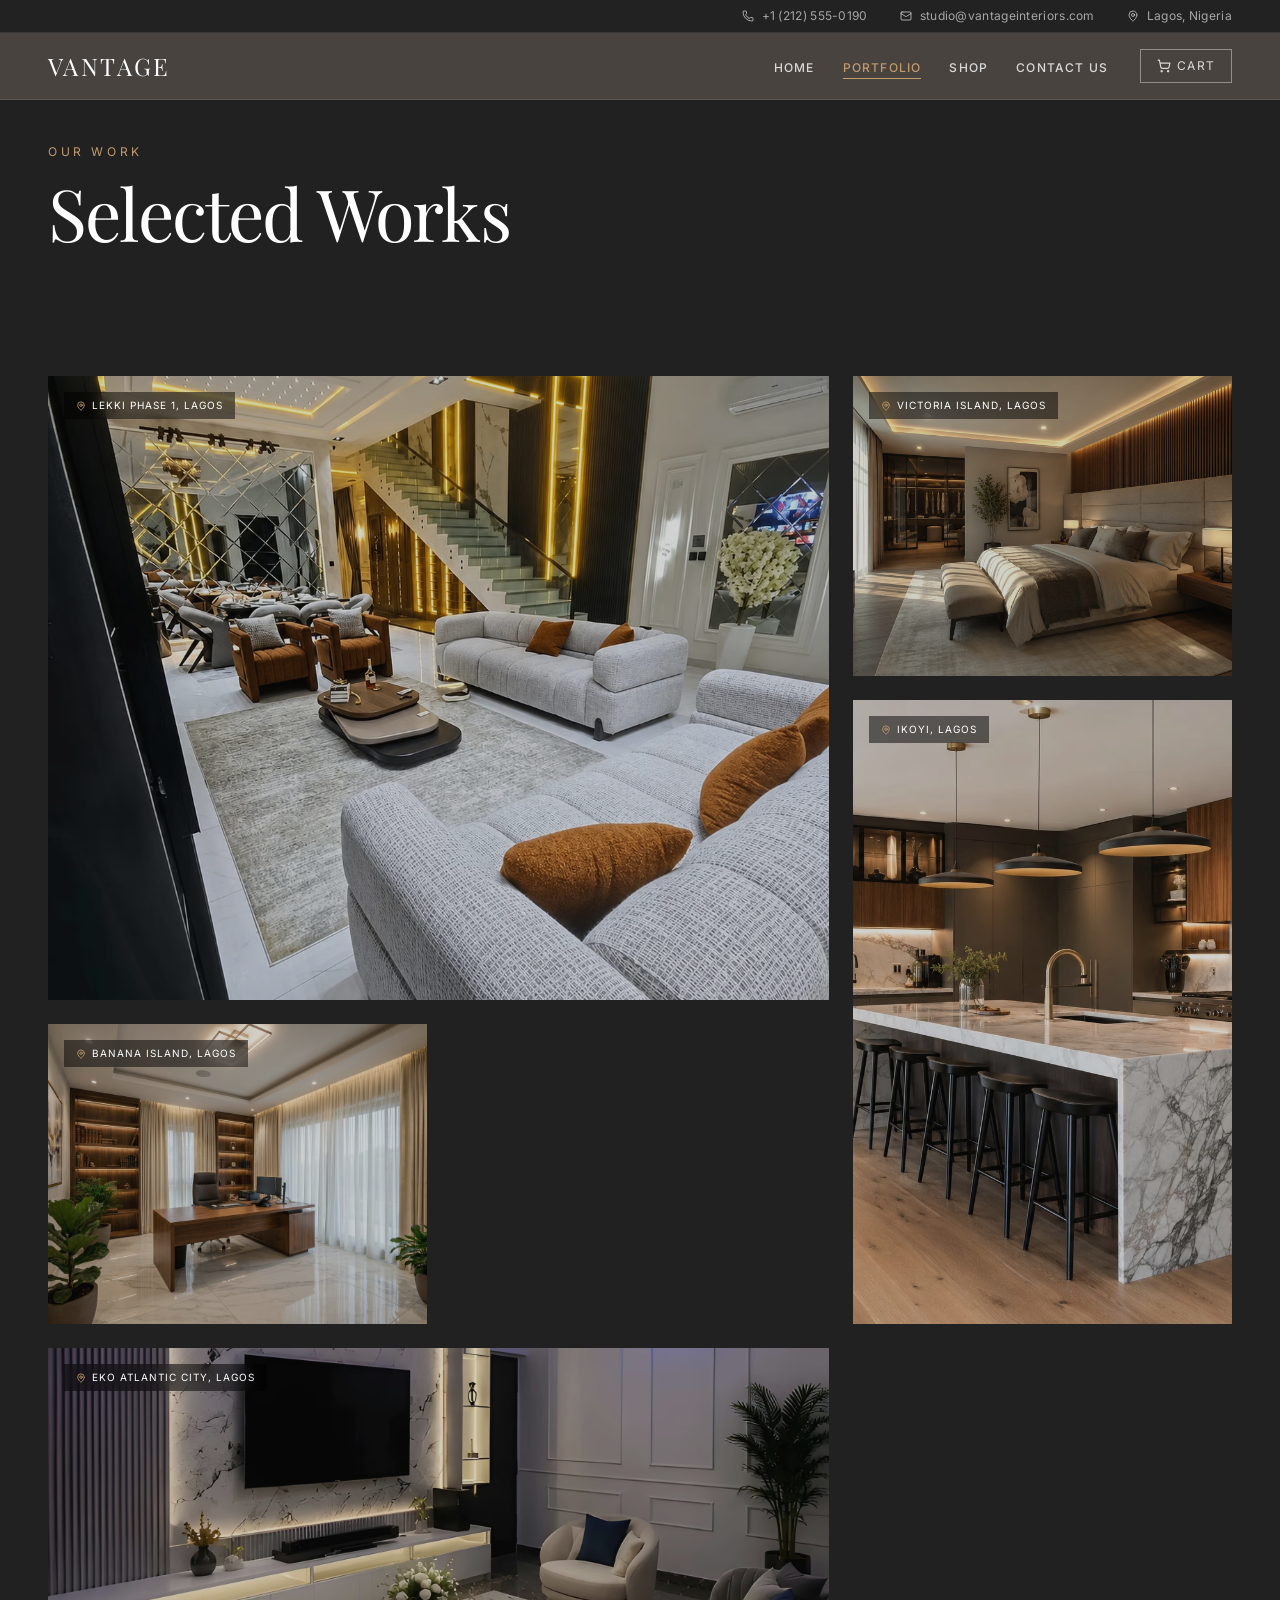
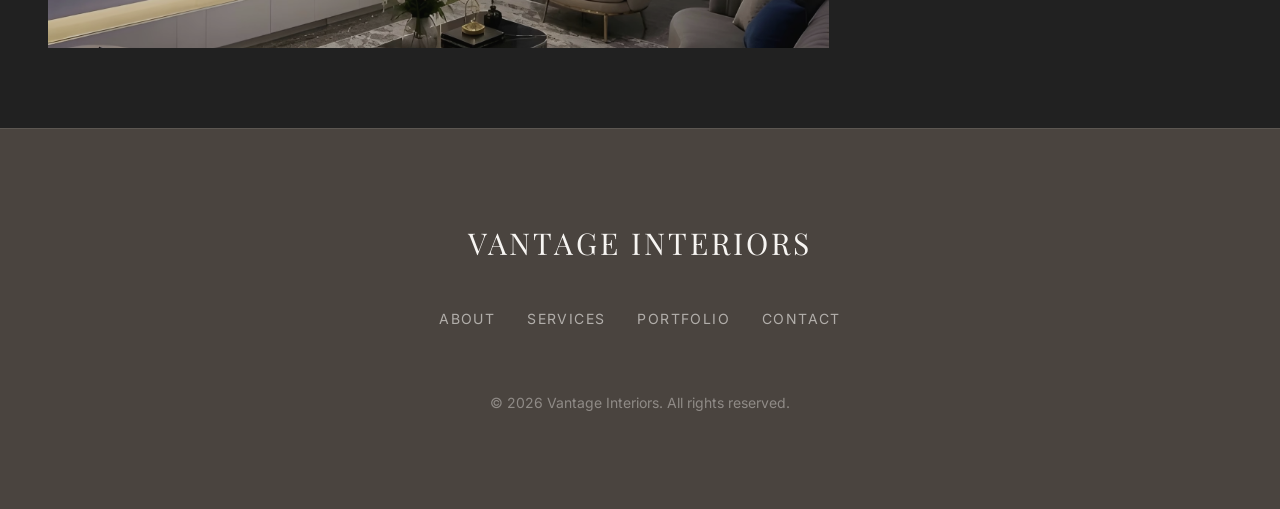
<file: project-detail.html>
<!DOCTYPE html>
<html lang="en">
  <head>
    <meta charset="UTF-8" />
    <meta name="viewport" content="width=device-width, initial-scale=1.0, maximum-scale=1" />
    <title>Vantage Interiors - Project</title>
    <link rel="icon" type="image/svg+xml" href="./favicon.svg">
    <link rel="preconnect" href="https://fonts.googleapis.com">
    <link rel="preconnect" href="https://fonts.gstatic.com" crossorigin>
    <link href="https://fonts.googleapis.com/css2?family=Inter:wght@400;500;600;700&display=swap" rel="stylesheet">
    <link rel="stylesheet" crossorigin href="./assets/index-esKNrO6w.css">
  </head>
  <body>
    <main class="min-h-screen bg-[#F7F5F2] overflow-x-hidden">
      <div class="fixed top-0 inset-x-0 z-50 flex flex-col">
        <div class="hidden md:block bg-[#222222] border-b border-white/10">
          <div class="container mx-auto px-6 md:px-12 flex items-center justify-end gap-8 py-2">
            <a href="tel:+12125550190" class="flex items-center gap-2 text-white/60 hover:text-[#C19A6B] transition-colors duration-300 text-xs tracking-wide">
              <svg xmlns="http://www.w3.org/2000/svg" width="12" height="12" viewBox="0 0 24 24" fill="none" stroke="currentColor" stroke-width="2" stroke-linecap="round" stroke-linejoin="round" class="lucide lucide-phone" aria-hidden="true"><path d="M13.832 16.568a1 1 0 0 0 1.213-.303l.355-.465A2 2 0 0 1 17 15h3a2 2 0 0 1 2 2v3a2 2 0 0 1-2 2A18 18 0 0 1 2 4a2 2 0 0 1 2-2h3a2 2 0 0 1 2 2v3a2 2 0 0 1-.8 1.6l-.468.351a1 1 0 0 0-.292 1.233 14 14 0 0 0 6.392 6.384"></path></svg>
              <span>+1 (212) 555-0190</span>
            </a>
            <a href="mailto:studio@vantageinteriors.com" class="flex items-center gap-2 text-white/60 hover:text-[#C19A6B] transition-colors duration-300 text-xs tracking-wide">
              <svg xmlns="http://www.w3.org/2000/svg" width="12" height="12" viewBox="0 0 24 24" fill="none" stroke="currentColor" stroke-width="2" stroke-linecap="round" stroke-linejoin="round" class="lucide lucide-mail" aria-hidden="true"><path d="m22 7-8.991 5.727a2 2 0 0 1-2.009 0L2 7"></path><rect x="2" y="4" width="20" height="16" rx="2"></rect></svg>
              <span>studio@vantageinteriors.com</span>
            </a>
            <a href="#" class="flex items-center gap-2 text-white/60 hover:text-[#C19A6B] transition-colors duration-300 text-xs tracking-wide">
              <svg xmlns="http://www.w3.org/2000/svg" width="12" height="12" viewBox="0 0 24 24" fill="none" stroke="currentColor" stroke-width="2" stroke-linecap="round" stroke-linejoin="round" class="lucide lucide-map-pin" aria-hidden="true"><path d="M20 10c0 4.993-5.539 10.193-7.399 11.799a1 1 0 0 1-1.202 0C9.539 20.193 4 14.993 4 10a8 8 0 0 1 16 0"></path><circle cx="12" cy="10" r="3"></circle></svg>
              <span>Lagos, Nigeria</span>
            </a>
          </div>
        </div>
        <header class="transition-all duration-500 bg-[#4B4540]/97 backdrop-blur-md border-b border-white/10 py-4">
          <div class="container mx-auto px-6 md:px-12 flex items-center justify-between">
            <a href="index.html" class="font-serif text-2xl tracking-widest text-white hover:text-[#C19A6B] transition-colors duration-300">VANTAGE</a>
            <nav class="hidden md:flex items-center gap-8">
              <ul class="flex items-center gap-7">
                <li><a href="index.html" class="text-xs uppercase tracking-widest font-medium transition-all duration-300 text-white/80 hover:text-[#C19A6B]">Home</a></li>
                <li><a href="portfolio.html" class="text-xs uppercase tracking-widest font-medium transition-all duration-300 text-[#C19A6B]">Portfolio</a></li>
                <li><a href="shop.html" class="text-xs uppercase tracking-widest font-medium transition-all duration-300 text-white/80 hover:text-[#C19A6B]">Shop</a></li>
                <li><a href="contact.html" class="text-xs uppercase tracking-widest font-medium transition-all duration-300 text-white/80 hover:text-[#C19A6B]">Contact Us</a></li>
              </ul>
              <a href="cart.html" class="relative flex items-center gap-1.5 text-xs uppercase tracking-widest transition-all duration-300 border px-4 py-2 border-white/40 text-white/80 hover:border-[#C19A6B] hover:text-[#C19A6B]"><svg xmlns="http://www.w3.org/2000/svg" width="14" height="14" viewBox="0 0 24 24" fill="none" stroke="currentColor" stroke-width="2" stroke-linecap="round" stroke-linejoin="round" class="lucide lucide-shopping-cart" aria-hidden="true"><circle cx="8" cy="21" r="1"></circle><circle cx="19" cy="21" r="1"></circle><path d="M2.05 2.05h2l2.66 12.42a2 2 0 0 0 2 1.58h9.78a2 2 0 0 0 1.95-1.57l1.65-7.43H5.12"></path></svg>Cart</a>
            </nav>
            <div class="md:hidden flex items-center gap-4">
              <a href="cart.html" class="text-white hover:text-[#C19A6B] transition-colors"><svg xmlns="http://www.w3.org/2000/svg" width="20" height="20" viewBox="0 0 24 24" fill="none" stroke="currentColor" stroke-width="2" stroke-linecap="round" stroke-linejoin="round" class="lucide lucide-shopping-cart" aria-hidden="true"><circle cx="8" cy="21" r="1"></circle><circle cx="19" cy="21" r="1"></circle><path d="M2.05 2.05h2l2.66 12.42a2 2 0 0 0 2 1.58h9.78a2 2 0 0 0 1.95-1.57l1.65-7.43H5.12"></path></svg></a>
              <button class="p-1 text-white z-[60] relative" aria-label="Open menu"><svg xmlns="http://www.w3.org/2000/svg" width="24" height="24" viewBox="0 0 24 24" fill="none" stroke="currentColor" stroke-width="2" stroke-linecap="round" stroke-linejoin="round" class="lucide lucide-menu" aria-hidden="true"><path d="M4 5h16"></path><path d="M4 12h16"></path><path d="M4 19h16"></path></svg></button>
            </div>
          </div>
        </header>
      </div>
      <div class="fixed inset-0 z-40 bg-[#4B4540] flex flex-col items-center justify-center transition-all duration-500 md:hidden opacity-0 invisible pointer-events-none">
        <ul class="flex flex-col items-center gap-8 mb-14">
          <li><a href="index.html" class="text-2xl font-serif tracking-widest transition-colors text-white hover:text-[#C19A6B]">Home</a></li>
          <li><a href="portfolio.html" class="text-2xl font-serif tracking-widest transition-colors text-[#C19A6B]">Portfolio</a></li>
          <li><a href="shop.html" class="text-2xl font-serif tracking-widest transition-colors text-white hover:text-[#C19A6B]">Shop</a></li>
          <li><a href="contact.html" class="text-2xl font-serif tracking-widest transition-colors text-white hover:text-[#C19A6B]">Contact Us</a></li>
          <li><a href="cart.html" class="flex items-center gap-2 text-2xl font-serif tracking-widest text-white hover:text-[#C19A6B] transition-colors"><svg xmlns="http://www.w3.org/2000/svg" width="20" height="20" viewBox="0 0 24 24" fill="none" stroke="currentColor" stroke-width="2" stroke-linecap="round" stroke-linejoin="round" class="lucide lucide-shopping-cart" aria-hidden="true"><circle cx="8" cy="21" r="1"></circle><circle cx="19" cy="21" r="1"></circle><path d="M2.05 2.05h2l2.66 12.42a2 2 0 0 0 2 1.58h9.78a2 2 0 0 0 1.95-1.57l1.65-7.43H5.12"></path></svg> Cart</a></li>
        </ul>
        <div class="flex flex-col items-center gap-4 border-t border-white/20 pt-8">
          <a href="tel:+12125550190" class="flex items-center gap-3 text-white/70 hover:text-[#C19A6B] transition-colors text-sm">+1 (212) 555-0190</a>
          <a href="mailto:studio@vantageinteriors.com" class="flex items-center gap-3 text-white/70 hover:text-[#C19A6B] transition-colors text-sm">studio@vantageinteriors.com</a>
          <a href="#" class="flex items-center gap-3 text-white/70 hover:text-[#C19A6B] transition-colors text-sm">Lagos, Nigeria</a>
        </div>
      </div>
      <div id="main-gallery" class="relative w-full min-h-[220px] sm:min-h-[280px] md:min-h-[320px] bg-[#222222] mt-[68px] md:mt-[102px] flex items-center justify-center overflow-hidden transition-[height] duration-300 ease-out">
        <img id="main-image" src="" alt="" class="w-full h-full object-contain">
        <div class="absolute inset-0 bg-black/20 pointer-events-none"></div>
        <button id="prev-btn" class="absolute left-4 md:left-8 top-1/2 -translate-y-1/2 w-11 h-11 border border-white/40 text-white flex items-center justify-center hover:bg-white/20 transition-all z-10">
          <svg xmlns="http://www.w3.org/2000/svg" width="20" height="20" viewBox="0 0 24 24" fill="none" stroke="currentColor" stroke-width="2" stroke-linecap="round" stroke-linejoin="round"><path d="m15 18-6-6 6-6"/></svg>
        </button>
        <button id="next-btn" class="absolute right-4 md:right-8 top-1/2 -translate-y-1/2 w-11 h-11 border border-white/40 text-white flex items-center justify-center hover:bg-white/20 transition-all z-10">
          <svg xmlns="http://www.w3.org/2000/svg" width="20" height="20" viewBox="0 0 24 24" fill="none" stroke="currentColor" stroke-width="2" stroke-linecap="round" stroke-linejoin="round"><path d="m9 18 6-6-6-6"/></svg>
        </button>
        <button id="fullscreen-btn" class="absolute top-6 right-6 text-white/70 hover:text-white transition-colors flex items-center gap-2 text-xs uppercase tracking-widest z-10">
          <svg xmlns="http://www.w3.org/2000/svg" width="14" height="14" viewBox="0 0 24 24" fill="none" stroke="currentColor" stroke-width="2" stroke-linecap="round" stroke-linejoin="round"><path d="M15 3h4a2 2 0 0 1 2 2v14a2 2 0 0 1-2 2h-4"/><polyline points="10,17 15,12 10,7"/><line x1="15" x2="3" y1="12" y2="12"/></svg>
          Full Screen
        </button>
        <div class="absolute bottom-6 left-0 right-0 px-8 flex items-end justify-between z-10">
          <p id="gallery-caption" class="text-white/80 text-sm"></p>
          <div id="gallery-dots" class="flex gap-2"></div>
        </div>
      </div>
      <div class="bg-[#222222] px-6 md:px-12 py-4">
        <div id="gallery-thumbnails" class="container mx-auto flex gap-3 overflow-x-auto scrollbar-none"></div>
      </div>
      <div class="py-20 md:py-28">
        <div class="container mx-auto px-6 md:px-12">
          <div class="grid grid-cols-1 lg:grid-cols-3 gap-16">
            <div class="lg:col-span-2">
              <a href="portfolio.html" class="text-[#C19A6B] text-xs tracking-[0.3em] uppercase flex items-center gap-2 mb-8 hover:opacity-70 transition-opacity">← Back to Portfolio</a>
              <p id="project-location-hero" class="text-[#C19A6B] text-xs tracking-[0.3em] uppercase mb-3" hidden></p>
              <h1 id="project-title" class="font-serif text-4xl md:text-6xl text-[#222222] mb-8"></h1>
              <p id="project-description" class="text-[#4B4540]/80 text-lg font-light leading-relaxed mb-6" hidden></p>
              <p id="project-description-extra" class="text-[#4B4540]/70 font-light leading-relaxed mb-6" hidden></p>
              <p id="project-description-closing" class="text-[#4B4540]/70 font-light leading-relaxed italic" hidden></p>
            </div>
            <div class="bg-[#4B4540] text-white p-8 h-fit">
              <h3 class="font-serif text-lg mb-6 border-b border-white/20 pb-4">Project Details</h3>
              <dl class="space-y-5 text-sm">
                <div>
                  <dt class="text-[#C19A6B] text-[10px] uppercase tracking-widest mb-1">Location</dt>
                  <dd id="project-detail-location" class="font-light">—</dd>
                </div>
                <div>
                  <dt class="text-[#C19A6B] text-[10px] uppercase tracking-widest mb-1">Year</dt>
                  <dd id="project-detail-year" class="font-light">—</dd>
                </div>
                <div>
                  <dt class="text-[#C19A6B] text-[10px] uppercase tracking-widest mb-1">Category</dt>
                  <dd id="project-detail-category" class="font-light">—</dd>
                </div>
                <div>
                  <dt class="text-[#C19A6B] text-[10px] uppercase tracking-widest mb-1">Total Area</dt>
                  <dd id="project-detail-area" class="font-light">—</dd>
                </div>
              </dl>
              <div class="mt-8 pt-6 border-t border-white/20">
                <p class="text-white/60 text-xs leading-relaxed mb-4">Interested in a similar transformation for your home?</p>
                <a href="contact.html" class="block text-center py-3 border border-[#C19A6B] text-[#C19A6B] text-xs uppercase tracking-widest hover:bg-[#C19A6B] hover:text-white transition-all duration-300">Begin a Conversation</a>
              </div>
            </div>
          </div>
        </div>
      </div>
      <div id="fullscreen-modal" class="fixed inset-0 z-[100] bg-black/95 backdrop-blur-sm opacity-0 invisible transition-opacity duration-300">
        <img id="modal-image" src="" alt="" class="absolute inset-0 w-full h-full object-contain px-14 md:px-20 py-16 pointer-events-none">
        <button id="close-modal" type="button" class="absolute top-6 right-6 text-white/70 hover:text-white transition-colors z-20">
          <svg xmlns="http://www.w3.org/2000/svg" width="24" height="24" viewBox="0 0 24 24" fill="none" stroke="currentColor" stroke-width="2" stroke-linecap="round" stroke-linejoin="round">
            <path d="M18 6L6 18"/>
            <path d="M6 6l12 12"/>
          </svg>
        </button>
        <button id="modal-prev" type="button" class="absolute left-4 md:left-8 top-1/2 -translate-y-1/2 w-12 h-12 border border-white/40 text-white flex items-center justify-center hover:bg-white/20 transition-all z-20">
          <svg xmlns="http://www.w3.org/2000/svg" width="20" height="20" viewBox="0 0 24 24" fill="none" stroke="currentColor" stroke-width="2" stroke-linecap="round" stroke-linejoin="round">
            <path d="m15 18-6-6 6-6"/>
          </svg>
        </button>
        <button id="modal-next" type="button" class="absolute right-4 md:right-8 top-1/2 -translate-y-1/2 w-12 h-12 border border-white/40 text-white flex items-center justify-center hover:bg-white/20 transition-all z-20">
          <svg xmlns="http://www.w3.org/2000/svg" width="20" height="20" viewBox="0 0 24 24" fill="none" stroke="currentColor" stroke-width="2" stroke-linecap="round" stroke-linejoin="round">
            <path d="m9 18 6-6-6-6"/>
          </svg>
        </button>
        <div class="absolute bottom-6 left-0 right-0 px-8 flex items-end justify-between z-20 pointer-events-none">
          <p id="modal-caption" class="text-white/80 text-sm"></p>
          <p id="modal-counter" class="text-white/80 text-sm"></p>
        </div>
      </div>
      <footer class="bg-taupe text-offwhite py-16 md:py-24 border-t border-white/10">
        <div class="container mx-auto px-6 md:px-12 flex flex-col items-center">
          <h2 class="font-serif text-3xl tracking-widest mb-12">VANTAGE INTERIORS</h2>
          <div class="flex flex-wrap justify-center gap-8 mb-16">
            <a href="index.html#about" class="text-sm tracking-widest uppercase text-offwhite/60 hover:text-gold transition-colors">About</a>
            <a href="index.html#services" class="text-sm tracking-widest uppercase text-offwhite/60 hover:text-gold transition-colors">Services</a>
            <a href="index.html#portfolio" class="text-sm tracking-widest uppercase text-offwhite/60 hover:text-gold transition-colors">Portfolio</a>
            <a href="contact.html" class="text-sm tracking-widest uppercase text-offwhite/60 hover:text-gold transition-colors">Contact</a>
          </div>
          <div class="text-offwhite/40 text-sm text-center">
            <p>© 2026 Vantage Interiors. All rights reserved.</p>
          </div>
        </div>
      </footer>
    </main>
    <div role="region" aria-label="Notifications (F8)" tabindex="-1" style="pointer-events: none;"><ol tabindex="-1" class="fixed top-0 z-[100] flex max-h-screen w-full flex-col-reverse p-4 sm:bottom-0 sm:right-0 sm:top-auto sm:flex-col md:max-w-[420px]"></ol></div>
    <script src="./assets/portfolio-static.js"></script>
    <script>
      (() => {
        const menuButton = document.querySelector('button[aria-label="Open menu"]');
        const mobileMenu = menuButton?.closest("main")?.querySelector("div.fixed.inset-0.z-40");
        if (!menuButton || !mobileMenu) return;

        const menuLinks = mobileMenu.querySelectorAll("a");

        const setMenuOpen = (isOpen) => {
          mobileMenu.classList.toggle("opacity-0", !isOpen);
          mobileMenu.classList.toggle("invisible", !isOpen);
          mobileMenu.classList.toggle("pointer-events-none", !isOpen);
          document.body.classList.toggle("overflow-hidden", isOpen);
          menuButton.setAttribute("aria-expanded", String(isOpen));
          menuButton.setAttribute("aria-label", isOpen ? "Close menu" : "Open menu");
        };

        setMenuOpen(false);

        menuButton.addEventListener("click", () => {
          const isOpen = menuButton.getAttribute("aria-expanded") === "true";
          setMenuOpen(!isOpen);
        });

        menuLinks.forEach((link) => {
          link.addEventListener("click", () => setMenuOpen(false));
        });

        window.addEventListener("resize", () => {
          if (window.innerWidth >= 768) setMenuOpen(false);
        });

        document.addEventListener("keydown", (event) => {
          if (event.key === "Escape") setMenuOpen(false);
        });
      })();
    </script>
  </body>
</html>
</file>
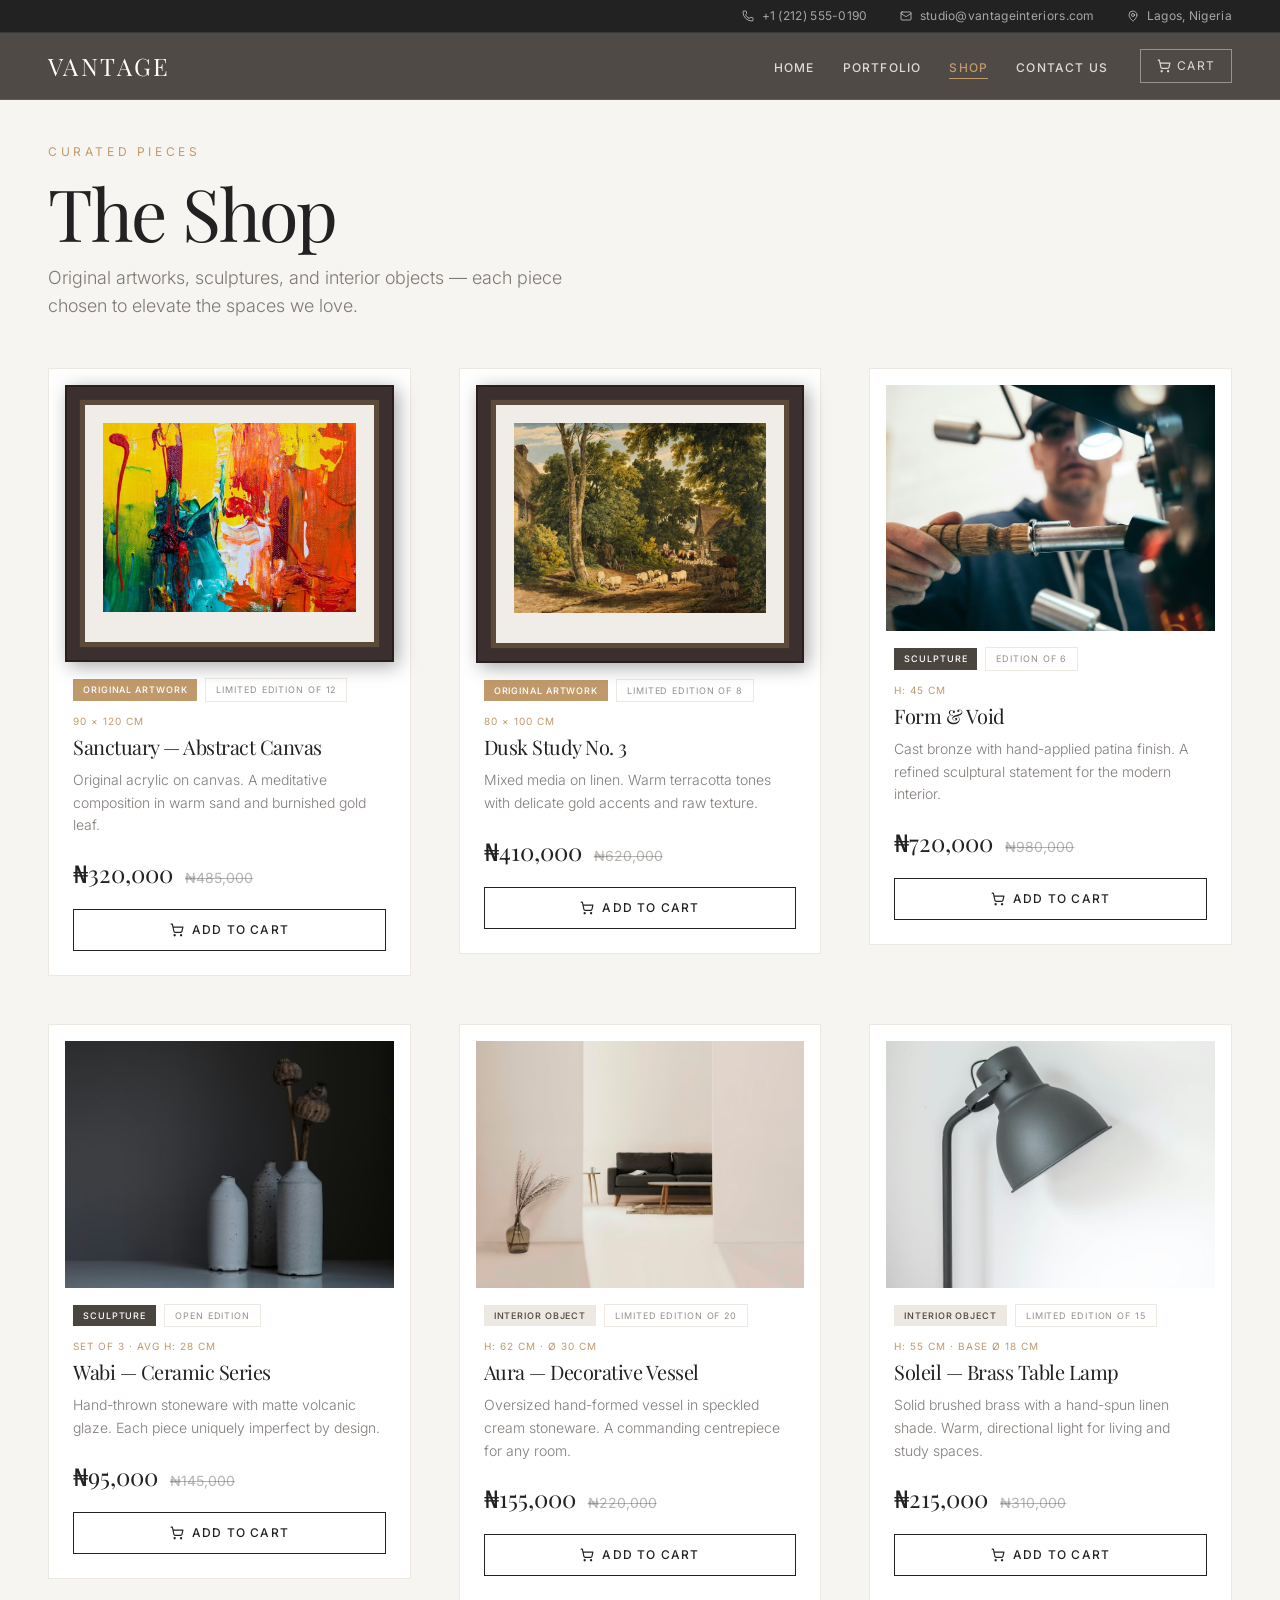
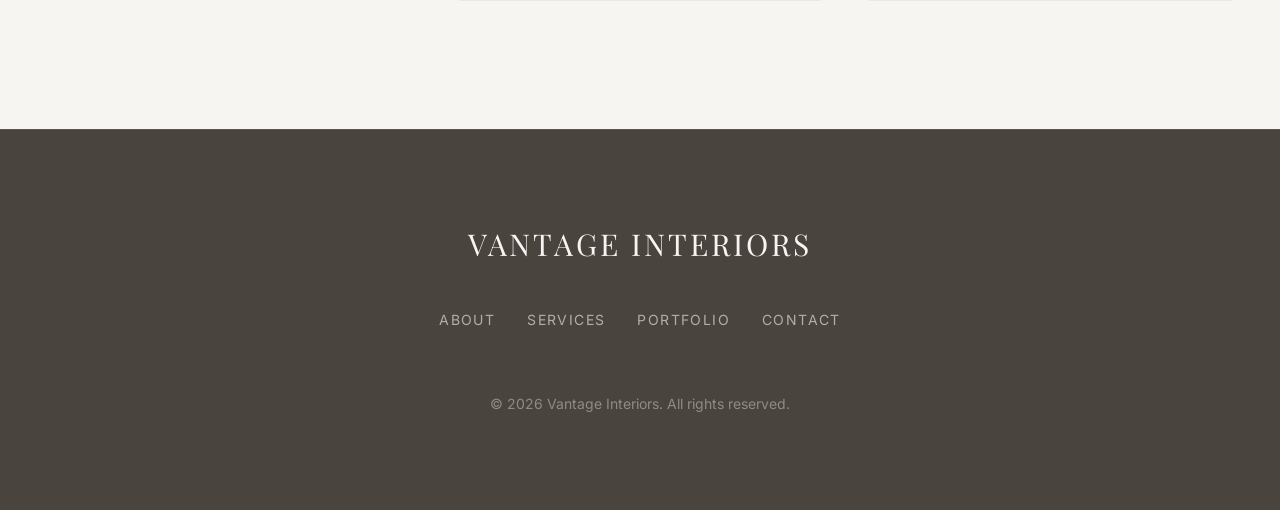
<file: shop.html>
<!DOCTYPE html>
<html lang="en">

<head>
  <meta charset="UTF-8">
  <meta name="viewport" content="width=device-width, initial-scale=1.0, maximum-scale=1">
  <title>Vantage Interiors - Shop</title>
  <link rel="icon" type="image/svg+xml" href="./favicon.svg">
  <link rel="preconnect" href="https://fonts.googleapis.com">
  <link rel="preconnect" href="https://fonts.gstatic.com" crossorigin>
  <link href="https://fonts.googleapis.com/css2?family=Inter:wght@400;500;600;700&display=swap" rel="stylesheet">
  <link rel="stylesheet" crossorigin href="./assets/index-esKNrO6w.css">
</head>

<body>
  <main class="min-h-screen bg-[#F7F5F2] overflow-x-hidden">
    <div class="fixed top-0 inset-x-0 z-50 flex flex-col">
      <div class="hidden md:block bg-[#222222] border-b border-white/10">
        <div class="container mx-auto px-6 md:px-12 flex items-center justify-end gap-8 py-2"><a href="tel:+12125550190"
            class="flex items-center gap-2 text-white/60 hover:text-[#C19A6B] transition-colors duration-300 text-xs tracking-wide"><svg
              xmlns="http://www.w3.org/2000/svg" width="12" height="12" viewBox="0 0 24 24" fill="none"
              stroke="currentColor" stroke-width="2" stroke-linecap="round" stroke-linejoin="round"
              class="lucide lucide-phone" aria-hidden="true">
              <path
                d="M13.832 16.568a1 1 0 0 0 1.213-.303l.355-.465A2 2 0 0 1 17 15h3a2 2 0 0 1 2 2v3a2 2 0 0 1-2 2A18 18 0 0 1 2 4a2 2 0 0 1 2-2h3a2 2 0 0 1 2 2v3a2 2 0 0 1-.8 1.6l-.468.351a1 1 0 0 0-.292 1.233 14 14 0 0 0 6.392 6.384">
              </path>
            </svg><span>+1 (212) 555-0190</span></a><a href="mailto:studio@vantageinteriors.com"
            class="flex items-center gap-2 text-white/60 hover:text-[#C19A6B] transition-colors duration-300 text-xs tracking-wide"><svg
              xmlns="http://www.w3.org/2000/svg" width="12" height="12" viewBox="0 0 24 24" fill="none"
              stroke="currentColor" stroke-width="2" stroke-linecap="round" stroke-linejoin="round"
              class="lucide lucide-mail" aria-hidden="true">
              <path d="m22 7-8.991 5.727a2 2 0 0 1-2.009 0L2 7"></path>
              <rect x="2" y="4" width="20" height="16" rx="2"></rect>
            </svg><span>studio@vantageinteriors.com</span></a><a href="#"
            class="flex items-center gap-2 text-white/60 hover:text-[#C19A6B] transition-colors duration-300 text-xs tracking-wide"><svg
              xmlns="http://www.w3.org/2000/svg" width="12" height="12" viewBox="0 0 24 24" fill="none"
              stroke="currentColor" stroke-width="2" stroke-linecap="round" stroke-linejoin="round"
              class="lucide lucide-map-pin" aria-hidden="true">
              <path
                d="M20 10c0 4.993-5.539 10.193-7.399 11.799a1 1 0 0 1-1.202 0C9.539 20.193 4 14.993 4 10a8 8 0 0 1 16 0">
              </path>
              <circle cx="12" cy="10" r="3"></circle>
            </svg><span>Lagos, Nigeria</span></a></div>
      </div>
      <header class="transition-all duration-500 bg-[#4B4540]/97 backdrop-blur-md border-b border-white/10 py-4">
        <div class="container mx-auto px-6 md:px-12 flex items-center justify-between"><a href="index.html"
            class="font-serif text-2xl tracking-widest text-white hover:text-[#C19A6B] transition-colors duration-300">VANTAGE</a>
          <nav class="hidden md:flex items-center gap-8">
            <ul class="flex items-center gap-7">
              <li><a href="index.html"
                  class="text-xs uppercase tracking-widest font-medium transition-all duration-300 relative after:content-[''] after:absolute after:bottom-[-4px] after:left-0 after:h-[1px] after:bg-[#C19A6B] after:transition-all after:duration-300 text-white/80 hover:text-[#C19A6B] after:w-0 hover:after:w-full">Home</a>
              </li>
              <li><a href="portfolio.html"
                  class="text-xs uppercase tracking-widest font-medium transition-all duration-300 relative after:content-[''] after:absolute after:bottom-[-4px] after:left-0 after:h-[1px] after:bg-[#C19A6B] after:transition-all after:duration-300 text-white/80 hover:text-[#C19A6B] after:w-0 hover:after:w-full">Portfolio</a>
              </li>
              <li><a href="shop.html"
                  class="text-xs uppercase tracking-widest font-medium transition-all duration-300 relative after:content-[''] after:absolute after:bottom-[-4px] after:left-0 after:h-[1px] after:bg-[#C19A6B] after:transition-all after:duration-300 text-[#C19A6B] after:w-full">Shop</a>
              </li>
              <li><a href="contact.html"
                  class="text-xs uppercase tracking-widest font-medium transition-all duration-300 relative after:content-[''] after:absolute after:bottom-[-4px] after:left-0 after:h-[1px] after:bg-[#C19A6B] after:transition-all after:duration-300 text-white/80 hover:text-[#C19A6B] after:w-0 hover:after:w-full">Contact
                  Us</a></li>
            </ul><a href="cart.html"
              class="relative flex items-center gap-1.5 text-xs uppercase tracking-widest transition-all duration-300 border px-4 py-2 border-white/40 text-white/80 hover:border-[#C19A6B] hover:text-[#C19A6B]\"><svg
                xmlns="http://www.w3.org/2000/svg" width="14" height="14" viewBox="0 0 24 24" fill="none"
                stroke="currentColor" stroke-width="2" stroke-linecap="round" stroke-linejoin="round"
                class="lucide lucide-shopping-cart" aria-hidden="true">
                <circle cx="8" cy="21" r="1"></circle>
                <circle cx="19" cy="21" r="1"></circle>
                <path d="M2.05 2.05h2l2.66 12.42a2 2 0 0 0 2 1.58h9.78a2 2 0 0 0 1.95-1.57l1.65-7.43H5.12"></path>
              </svg>Cart</a>
          </nav>
          <div class="md:hidden flex items-center gap-4"><a href="cart.html"
              class="text-white hover:text-[#C19A6B] transition-colors"><svg xmlns="http://www.w3.org/2000/svg"
                width="20" height="20" viewBox="0 0 24 24" fill="none" stroke="currentColor" stroke-width="2"
                stroke-linecap="round" stroke-linejoin="round" class="lucide lucide-shopping-cart" aria-hidden="true">
                <circle cx="8" cy="21" r="1"></circle>
                <circle cx="19" cy="21" r="1"></circle>
                <path d="M2.05 2.05h2l2.66 12.42a2 2 0 0 0 2 1.58h9.78a2 2 0 0 0 1.95-1.57l1.65-7.43H5.12"></path>
              </svg></a><button class="p-1 text-white z-[60] relative" aria-label="Open menu"><svg
                xmlns="http://www.w3.org/2000/svg" width="24" height="24" viewBox="0 0 24 24" fill="none"
                stroke="currentColor" stroke-width="2" stroke-linecap="round" stroke-linejoin="round"
                class="lucide lucide-menu" aria-hidden="true">
                <path d="M4 5h16"></path>
                <path d="M4 12h16"></path>
                <path d="M4 19h16"></path>
              </svg></button></div>
        </div>
      </header>
    </div>
    <div
      class="fixed inset-0 z-40 bg-[#4B4540] flex flex-col items-center justify-center transition-all duration-500 md:hidden opacity-0 invisible pointer-events-none">
      <ul class="flex flex-col items-center gap-8 mb-14">
        <li><a href="index.html"
            class="text-2xl font-serif tracking-widest transition-colors text-white hover:text-[#C19A6B]\">Home</a></li>
        <li><a href="portfolio.html"
            class="text-2xl font-serif tracking-widest transition-colors text-white hover:text-[#C19A6B]\">Portfolio</a>
        </li>
        <li><a href="shop.html" class="text-2xl font-serif tracking-widest transition-colors text-[#C19A6B]\">Shop</a>
        </li>
        <li><a href="contact.html"
            class="text-2xl font-serif tracking-widest transition-colors text-white hover:text-[#C19A6B]\">Contact
            Us</a></li>
        <li><a href="cart.html"
            class="flex items-center gap-2 text-2xl font-serif tracking-widest text-white hover:text-[#C19A6B] transition-colors"><svg
              xmlns="http://www.w3.org/2000/svg" width="20" height="20" viewBox="0 0 24 24" fill="none"
              stroke="currentColor" stroke-width="2" stroke-linecap="round" stroke-linejoin="round"
              class="lucide lucide-shopping-cart" aria-hidden="true">
              <circle cx="8" cy="21" r="1"></circle>
              <circle cx="19" cy="21" r="1"></circle>
              <path d="M2.05 2.05h2l2.66 12.42a2 2 0 0 0 2 1.58h9.78a2 2 0 0 0 1.95-1.57l1.65-7.43H5.12"></path>
            </svg> Cart</a></li>
      </ul>
      <div class="flex flex-col items-center gap-4 border-t border-white/20 pt-8"><a href="tel:+12125550190"
          class="flex items-center gap-3 text-white/70 hover:text-[#C19A6B] transition-colors text-sm"><svg
            xmlns="http://www.w3.org/2000/svg" width="13" height="13" viewBox="0 0 24 24" fill="none"
            stroke="currentColor" stroke-width="2" stroke-linecap="round" stroke-linejoin="round"
            class="lucide lucide-phone text-[#C19A6B]" aria-hidden="true">
            <path
              d="M13.832 16.568a1 1 0 0 0 1.213-.303l.355-.465A2 2 0 0 1 17 15h3a2 2 0 0 1 2 2v3a2 2 0 0 1-2 2A18 18 0 0 1 2 4a2 2 0 0 1 2-2h3a2 2 0 0 1 2 2v3a2 2 0 0 1-.8 1.6l-.468.351a1 1 0 0 0-.292 1.233 14 14 0 0 0 6.392 6.384">
            </path>
          </svg><span>+1 (212) 555-0190</span></a><a href="mailto:studio@vantageinteriors.com"
          class="flex items-center gap-3 text-white/70 hover:text-[#C19A6B] transition-colors text-sm"><svg
            xmlns="http://www.w3.org/2000/svg" width="13" height="13" viewBox="0 0 24 24" fill="none"
            stroke="currentColor" stroke-width="2" stroke-linecap="round" stroke-linejoin="round"
            class="lucide lucide-mail text-[#C19A6B]" aria-hidden="true">
            <path d="m22 7-8.991 5.727a2 2 0 0 1-2.009 0L2 7"></path>
            <rect x="2" y="4" width="20" height="16" rx="2"></rect>
          </svg><span>studio@vantageinteriors.com</span></a><a href="#"
          class="flex items-center gap-3 text-white/70 hover:text-[#C19A6B] transition-colors text-sm"><svg
            xmlns="http://www.w3.org/2000/svg" width="13" height="13" viewBox="0 0 24 24" fill="none"
            stroke="currentColor" stroke-width="2" stroke-linecap="round" stroke-linejoin="round"
            class="lucide lucide-map-pin text-[#C19A6B]" aria-hidden="true">
            <path
              d="M20 10c0 4.993-5.539 10.193-7.399 11.799a1 1 0 0 1-1.202 0C9.539 20.193 4 14.993 4 10a8 8 0 0 1 16 0">
            </path>
            <circle cx="12" cy="10" r="3"></circle>
          </svg><span>Lagos, Nigeria</span></a></div>
    </div>
    <div class="pt-36 pb-12 bg-[#F7F5F2]">
      <div class="container mx-auto px-6 md:px-12">
        <div class="" style="opacity: 1; transform: none;">
          <p class="text-[#C19A6B] text-xs tracking-[0.3em] uppercase mb-4">Curated Pieces</p>
          <h1 class="font-serif text-5xl md:text-7xl text-[#222222]">The Shop</h1>
          <p class="mt-4 text-[#4B4540]/70 text-lg font-light max-w-xl">Original artworks, sculptures, and interior
            objects — each piece chosen to elevate the spaces we love.</p>
        </div>
      </div>
    </div>
    <section class="pb-24 md:pb-32">
      <div class="container mx-auto px-6 md:px-12">
        <div class="grid grid-cols-1 sm:grid-cols-2 lg:grid-cols-3 gap-10 md:gap-12">
          <div class="" style="opacity: 1; transform: none;">
            <div class="group bg-white border border-[#EDE8E1] flex flex-col">
              <div class="p-4 bg-white">
                <div class="relative w-full"
                  style="background: rgb(59, 47, 47); padding: 14px; box-shadow: rgb(42, 31, 31) 0px 0px 0px 2px inset, rgba(0, 0, 0, 0.35) 4px 4px 18px, rgba(255, 255, 255, 0.04) -2px -2px 6px;">
                  <div
                    style="background: rgb(92, 74, 58); padding: 6px; box-shadow: rgba(0, 0, 0, 0.3) 0px 0px 0px 1px inset;">
                    <div style="background: rgb(240, 237, 232); padding: 18px 18px 30px;"><img
                        alt="Sanctuary — Abstract Canvas"
                        class="w-full block object-cover transition-transform duration-700 group-hover:scale-[1.03]"
                        src="./assets/images/products/sanctuary-abstract-canvas.avif"
                        style="aspect-ratio: 4 / 3;"></div>
                  </div>
                </div>
              </div>
              <div class="px-6 pb-6 flex flex-col flex-1">
                <div class="flex items-center gap-2 mb-3"><span
                    class="text-[9px] tracking-widest uppercase px-2.5 py-1 font-medium bg-[#C19A6B] text-white">Original
                    Artwork</span><span
                    class="text-[9px] tracking-widest uppercase px-2.5 py-1 bg-transparent border border-[#EDE8E1] text-[#4B4540]/60">Limited
                    Edition of 12</span></div>
                <p class="text-[#C19A6B] text-[10px] tracking-widest uppercase mb-1">90 × 120 cm</p>
                <h3 class="font-serif text-xl text-[#222222] mb-2">Sanctuary — Abstract Canvas</h3>
                <p class="text-[#4B4540]/70 text-sm font-light leading-relaxed mb-5 flex-1">Original acrylic on canvas.
                  A meditative composition in warm sand and burnished gold leaf.</p>
                <div class="flex items-baseline gap-3 mb-5"><span
                    class="font-serif text-2xl text-[#222222]">₦320,000</span><span
                    class="text-[#4B4540]/40 text-sm line-through">₦485,000</span></div><button
                  class="flex items-center justify-center gap-2 w-full py-3 text-xs uppercase tracking-widest font-medium border transition-all duration-300 bg-transparent border-[#222222] text-[#222222] hover:bg-[#222222] hover:text-white"><svg
                    xmlns="http://www.w3.org/2000/svg" width="14" height="14" viewBox="0 0 24 24" fill="none"
                    stroke="currentColor" stroke-width="2" stroke-linecap="round" stroke-linejoin="round"
                    class="lucide lucide-shopping-cart" aria-hidden="true">
                    <circle cx="8" cy="21" r="1"></circle>
                    <circle cx="19" cy="21" r="1"></circle>
                    <path d="M2.05 2.05h2l2.66 12.42a2 2 0 0 0 2 1.58h9.78a2 2 0 0 0 1.95-1.57l1.65-7.43H5.12"></path>
                  </svg> Add to Cart</button>
              </div>
            </div>
          </div>
          <div class="">
            <div class="group bg-white border border-[#EDE8E1] flex flex-col">
              <div class="p-4 bg-white">
                <div class="relative w-full"
                  style="background: rgb(59, 47, 47); padding: 14px; box-shadow: rgb(42, 31, 31) 0px 0px 0px 2px inset, rgba(0, 0, 0, 0.35) 4px 4px 18px, rgba(255, 255, 255, 0.04) -2px -2px 6px;">
                  <div
                    style="background: rgb(92, 74, 58); padding: 6px; box-shadow: rgba(0, 0, 0, 0.3) 0px 0px 0px 1px inset;">
                    <div style="background: rgb(240, 237, 232); padding: 18px 18px 30px;"><img alt="Dusk Study No. 3"
                        class="w-full block object-cover transition-transform duration-700 group-hover:scale-[1.03]"
                        src="./assets/images/products/dusk-study-no-3.avif"
                        style="aspect-ratio: 4 / 3;"></div>
                  </div>
                </div>
              </div>
              <div class="px-6 pb-6 flex flex-col flex-1">
                <div class="flex items-center gap-2 mb-3"><span
                    class="text-[9px] tracking-widest uppercase px-2.5 py-1 font-medium bg-[#C19A6B] text-white">Original
                    Artwork</span><span
                    class="text-[9px] tracking-widest uppercase px-2.5 py-1 bg-transparent border border-[#EDE8E1] text-[#4B4540]/60">Limited
                    Edition of 8</span></div>
                <p class="text-[#C19A6B] text-[10px] tracking-widest uppercase mb-1">80 × 100 cm</p>
                <h3 class="font-serif text-xl text-[#222222] mb-2">Dusk Study No. 3</h3>
                <p class="text-[#4B4540]/70 text-sm font-light leading-relaxed mb-5 flex-1">Mixed media on linen. Warm
                  terracotta tones with delicate gold accents and raw texture.</p>
                <div class="flex items-baseline gap-3 mb-5"><span
                    class="font-serif text-2xl text-[#222222]">₦410,000</span><span
                    class="text-[#4B4540]/40 text-sm line-through">₦620,000</span></div><button
                  class="flex items-center justify-center gap-2 w-full py-3 text-xs uppercase tracking-widest font-medium border transition-all duration-300 bg-transparent border-[#222222] text-[#222222] hover:bg-[#222222] hover:text-white"><svg
                    xmlns="http://www.w3.org/2000/svg" width="14" height="14" viewBox="0 0 24 24" fill="none"
                    stroke="currentColor" stroke-width="2" stroke-linecap="round" stroke-linejoin="round"
                    class="lucide lucide-shopping-cart" aria-hidden="true">
                    <circle cx="8" cy="21" r="1"></circle>
                    <circle cx="19" cy="21" r="1"></circle>
                    <path d="M2.05 2.05h2l2.66 12.42a2 2 0 0 0 2 1.58h9.78a2 2 0 0 0 1.95-1.57l1.65-7.43H5.12"></path>
                  </svg> Add to Cart</button>
              </div>
            </div>
          </div>
          <div class="">
            <div class="group bg-white border border-[#EDE8E1] flex flex-col">
              <div class="p-4 bg-white">
                <div class="relative overflow-hidden aspect-[4/3]"><img alt="Form &amp; Void"
                    class="w-full h-full object-cover transition-transform duration-700 group-hover:scale-105"
                    src="./assets/images/products/form-and-void.avif">
                </div>
              </div>
              <div class="px-6 pb-6 flex flex-col flex-1">
                <div class="flex items-center gap-2 mb-3"><span
                    class="text-[9px] tracking-widest uppercase px-2.5 py-1 font-medium bg-[#4B4540] text-white">Sculpture</span><span
                    class="text-[9px] tracking-widest uppercase px-2.5 py-1 bg-transparent border border-[#EDE8E1] text-[#4B4540]/60">Edition
                    of 6</span></div>
                <p class="text-[#C19A6B] text-[10px] tracking-widest uppercase mb-1">H: 45 cm</p>
                <h3 class="font-serif text-xl text-[#222222] mb-2">Form &amp; Void</h3>
                <p class="text-[#4B4540]/70 text-sm font-light leading-relaxed mb-5 flex-1">Cast bronze with
                  hand-applied patina finish. A refined sculptural statement for the modern interior.</p>
                <div class="flex items-baseline gap-3 mb-5"><span
                    class="font-serif text-2xl text-[#222222]">₦720,000</span><span
                    class="text-[#4B4540]/40 text-sm line-through">₦980,000</span></div><button
                  class="flex items-center justify-center gap-2 w-full py-3 text-xs uppercase tracking-widest font-medium border transition-all duration-300 bg-transparent border-[#222222] text-[#222222] hover:bg-[#222222] hover:text-white"><svg
                    xmlns="http://www.w3.org/2000/svg" width="14" height="14" viewBox="0 0 24 24" fill="none"
                    stroke="currentColor" stroke-width="2" stroke-linecap="round" stroke-linejoin="round"
                    class="lucide lucide-shopping-cart" aria-hidden="true">
                    <circle cx="8" cy="21" r="1"></circle>
                    <circle cx="19" cy="21" r="1"></circle>
                    <path d="M2.05 2.05h2l2.66 12.42a2 2 0 0 0 2 1.58h9.78a2 2 0 0 0 1.95-1.57l1.65-7.43H5.12"></path>
                  </svg> Add to Cart</button>
              </div>
            </div>
          </div>
          <div class="">
            <div class="group bg-white border border-[#EDE8E1] flex flex-col">
              <div class="p-4 bg-white">
                <div class="relative overflow-hidden aspect-[4/3]"><img alt="Wabi — Ceramic Series"
                    class="w-full h-full object-cover transition-transform duration-700 group-hover:scale-105"
                    src="./assets/images/products/wabi-ceramic-series.avif">
                </div>
              </div>
              <div class="px-6 pb-6 flex flex-col flex-1">
                <div class="flex items-center gap-2 mb-3"><span
                    class="text-[9px] tracking-widest uppercase px-2.5 py-1 font-medium bg-[#4B4540] text-white">Sculpture</span><span
                    class="text-[9px] tracking-widest uppercase px-2.5 py-1 bg-transparent border border-[#EDE8E1] text-[#4B4540]/60">Open
                    Edition</span></div>
                <p class="text-[#C19A6B] text-[10px] tracking-widest uppercase mb-1">Set of 3 · Avg H: 28 cm</p>
                <h3 class="font-serif text-xl text-[#222222] mb-2">Wabi — Ceramic Series</h3>
                <p class="text-[#4B4540]/70 text-sm font-light leading-relaxed mb-5 flex-1">Hand-thrown stoneware with
                  matte volcanic glaze. Each piece uniquely imperfect by design.</p>
                <div class="flex items-baseline gap-3 mb-5"><span
                    class="font-serif text-2xl text-[#222222]">₦95,000</span><span
                    class="text-[#4B4540]/40 text-sm line-through">₦145,000</span></div><button
                  class="flex items-center justify-center gap-2 w-full py-3 text-xs uppercase tracking-widest font-medium border transition-all duration-300 bg-transparent border-[#222222] text-[#222222] hover:bg-[#222222] hover:text-white"><svg
                    xmlns="http://www.w3.org/2000/svg" width="14" height="14" viewBox="0 0 24 24" fill="none"
                    stroke="currentColor" stroke-width="2" stroke-linecap="round" stroke-linejoin="round"
                    class="lucide lucide-shopping-cart" aria-hidden="true">
                    <circle cx="8" cy="21" r="1"></circle>
                    <circle cx="19" cy="21" r="1"></circle>
                    <path d="M2.05 2.05h2l2.66 12.42a2 2 0 0 0 2 1.58h9.78a2 2 0 0 0 1.95-1.57l1.65-7.43H5.12"></path>
                  </svg> Add to Cart</button>
              </div>
            </div>
          </div>
          <div class="">
            <div class="group bg-white border border-[#EDE8E1] flex flex-col">
              <div class="p-4 bg-white">
                <div class="relative overflow-hidden aspect-[4/3]"><img alt="Aura — Decorative Vessel"
                    class="w-full h-full object-cover transition-transform duration-700 group-hover:scale-105"
                    src="./assets/images/products/aura-decorative-vessel.avif">
                </div>
              </div>
              <div class="px-6 pb-6 flex flex-col flex-1">
                <div class="flex items-center gap-2 mb-3"><span
                    class="text-[9px] tracking-widest uppercase px-2.5 py-1 font-medium bg-[#EDE8E1] text-[#4B4540]">Interior
                    Object</span><span
                    class="text-[9px] tracking-widest uppercase px-2.5 py-1 bg-transparent border border-[#EDE8E1] text-[#4B4540]/60">Limited
                    Edition of 20</span></div>
                <p class="text-[#C19A6B] text-[10px] tracking-widest uppercase mb-1">H: 62 cm · Ø 30 cm</p>
                <h3 class="font-serif text-xl text-[#222222] mb-2">Aura — Decorative Vessel</h3>
                <p class="text-[#4B4540]/70 text-sm font-light leading-relaxed mb-5 flex-1">Oversized hand-formed vessel
                  in speckled cream stoneware. A commanding centrepiece for any room.</p>
                <div class="flex items-baseline gap-3 mb-5"><span
                    class="font-serif text-2xl text-[#222222]">₦155,000</span><span
                    class="text-[#4B4540]/40 text-sm line-through">₦220,000</span></div><button
                  class="flex items-center justify-center gap-2 w-full py-3 text-xs uppercase tracking-widest font-medium border transition-all duration-300 bg-transparent border-[#222222] text-[#222222] hover:bg-[#222222] hover:text-white"><svg
                    xmlns="http://www.w3.org/2000/svg" width="14" height="14" viewBox="0 0 24 24" fill="none"
                    stroke="currentColor" stroke-width="2" stroke-linecap="round" stroke-linejoin="round"
                    class="lucide lucide-shopping-cart" aria-hidden="true">
                    <circle cx="8" cy="21" r="1"></circle>
                    <circle cx="19" cy="21" r="1"></circle>
                    <path d="M2.05 2.05h2l2.66 12.42a2 2 0 0 0 2 1.58h9.78a2 2 0 0 0 1.95-1.57l1.65-7.43H5.12"></path>
                  </svg> Add to Cart</button>
              </div>
            </div>
          </div>
          <div class="">
            <div class="group bg-white border border-[#EDE8E1] flex flex-col">
              <div class="p-4 bg-white">
                <div class="relative overflow-hidden aspect-[4/3]"><img alt="Soleil — Brass Table Lamp"
                    class="w-full h-full object-cover transition-transform duration-700 group-hover:scale-105"
                    src="./assets/images/products/soleil-brass-table-lamp.avif">
                </div>
              </div>
              <div class="px-6 pb-6 flex flex-col flex-1">
                <div class="flex items-center gap-2 mb-3"><span
                    class="text-[9px] tracking-widest uppercase px-2.5 py-1 font-medium bg-[#EDE8E1] text-[#4B4540]">Interior
                    Object</span><span
                    class="text-[9px] tracking-widest uppercase px-2.5 py-1 bg-transparent border border-[#EDE8E1] text-[#4B4540]/60">Limited
                    Edition of 15</span></div>
                <p class="text-[#C19A6B] text-[10px] tracking-widest uppercase mb-1">H: 55 cm · Base Ø 18 cm</p>
                <h3 class="font-serif text-xl text-[#222222] mb-2">Soleil — Brass Table Lamp</h3>
                <p class="text-[#4B4540]/70 text-sm font-light leading-relaxed mb-5 flex-1">Solid brushed brass with a
                  hand-spun linen shade. Warm, directional light for living and study spaces.</p>
                <div class="flex items-baseline gap-3 mb-5"><span
                    class="font-serif text-2xl text-[#222222]">₦215,000</span><span
                    class="text-[#4B4540]/40 text-sm line-through">₦310,000</span></div><button
                  class="flex items-center justify-center gap-2 w-full py-3 text-xs uppercase tracking-widest font-medium border transition-all duration-300 bg-transparent border-[#222222] text-[#222222] hover:bg-[#222222] hover:text-white"><svg
                    xmlns="http://www.w3.org/2000/svg" width="14" height="14" viewBox="0 0 24 24" fill="none"
                    stroke="currentColor" stroke-width="2" stroke-linecap="round" stroke-linejoin="round"
                    class="lucide lucide-shopping-cart" aria-hidden="true">
                    <circle cx="8" cy="21" r="1"></circle>
                    <circle cx="19" cy="21" r="1"></circle>
                    <path d="M2.05 2.05h2l2.66 12.42a2 2 0 0 0 2 1.58h9.78a2 2 0 0 0 1.95-1.57l1.65-7.43H5.12"></path>
                  </svg> Add to Cart</button>
              </div>
            </div>
          </div>
        </div>
      </div>
    </section>
    <footer class="bg-taupe text-offwhite py-16 md:py-24 border-t border-white/10">
      <div class="container mx-auto px-6 md:px-12 flex flex-col items-center">
        <h2 class="font-serif text-3xl tracking-widest mb-12">VANTAGE INTERIORS</h2>
        <div class="flex flex-wrap justify-center gap-8 mb-16"><a href="index.html#about"
            class="text-sm tracking-widest uppercase text-offwhite/60 hover:text-gold transition-colors">About</a><a
            href="index.html#services"
            class="text-sm tracking-widest uppercase text-offwhite/60 hover:text-gold transition-colors">Services</a><a
            href="index.html#portfolio"
            class="text-sm tracking-widest uppercase text-offwhite/60 hover:text-gold transition-colors">Portfolio</a><a
            href="contact.html"
            class="text-sm tracking-widest uppercase text-offwhite/60 hover:text-gold transition-colors">Contact</a>
        </div>
        <div class="text-offwhite/40 text-sm text-center">
          <p>© 2026 Vantage Interiors. All rights reserved.</p>
        </div>
      </div>
    </footer>
  </main>
  <div role="region" aria-label="Notifications (F8)" tabindex="-1" style="pointer-events: none;">
    <ol tabindex="-1"
      class="fixed top-0 z-[100] flex max-h-screen w-full flex-col-reverse p-4 sm:bottom-0 sm:right-0 sm:top-auto sm:flex-col md:max-w-[420px]">
    </ol>
  </div>
  <script src="./assets/cart-static.js"></script>
  <script>
    (() => {
      const menuButton = document.querySelector('button[aria-label="Open menu"]');
      const mobileMenu = menuButton?.closest("main")?.querySelector("div.fixed.inset-0.z-40");
      if (!menuButton || !mobileMenu) return;

      const menuLinks = mobileMenu.querySelectorAll("a");

      const setMenuOpen = (isOpen) => {
        mobileMenu.classList.toggle("opacity-0", !isOpen);
        mobileMenu.classList.toggle("invisible", !isOpen);
        mobileMenu.classList.toggle("pointer-events-none", !isOpen);
        document.body.classList.toggle("overflow-hidden", isOpen);
        menuButton.setAttribute("aria-expanded", String(isOpen));
        menuButton.setAttribute("aria-label", isOpen ? "Close menu" : "Open menu");
      };

      setMenuOpen(false);

      menuButton.addEventListener("click", () => {
        const isOpen = menuButton.getAttribute("aria-expanded") === "true";
        setMenuOpen(!isOpen);
      });

      menuLinks.forEach((link) => {
        link.addEventListener("click", () => setMenuOpen(false));
      });

      window.addEventListener("resize", () => {
        if (window.innerWidth >= 768) setMenuOpen(false);
      });

      document.addEventListener("keydown", (event) => {
        if (event.key === "Escape") setMenuOpen(false);
      });
    })();
  </script>
</body>

</html>
</file>
<file: assets/index-esKNrO6w.css>
@import"https://fonts.googleapis.com/css2?family=Inter:wght@300;400;500;600&family=Playfair+Display:ital,wght@0,400;0,500;0,600;0,700;1,400;1,500&display=swap";@layer components;@layer properties{@supports (((-webkit-hyphens:none)) and (not (margin-trim:inline))) or ((-moz-orient:inline) and (not (color:rgb(from red r g b)))){*,:before,:after,::backdrop{--tw-translate-x:0;--tw-translate-y:0;--tw-translate-z:0;--tw-scale-x:1;--tw-scale-y:1;--tw-scale-z:1;--tw-rotate-x:initial;--tw-rotate-y:initial;--tw-rotate-z:initial;--tw-skew-x:initial;--tw-skew-y:initial;--tw-space-y-reverse:0;--tw-space-x-reverse:0;--tw-border-style:solid;--tw-gradient-position:initial;--tw-gradient-from:#0000;--tw-gradient-via:#0000;--tw-gradient-to:#0000;--tw-gradient-stops:initial;--tw-gradient-via-stops:initial;--tw-gradient-from-position:0%;--tw-gradient-via-position:50%;--tw-gradient-to-position:100%;--tw-leading:initial;--tw-font-weight:initial;--tw-tracking:initial;--tw-ordinal:initial;--tw-slashed-zero:initial;--tw-numeric-figure:initial;--tw-numeric-spacing:initial;--tw-numeric-fraction:initial;--tw-shadow:0 0 #0000;--tw-shadow-color:initial;--tw-shadow-alpha:100%;--tw-inset-shadow:0 0 #0000;--tw-inset-shadow-color:initial;--tw-inset-shadow-alpha:100%;--tw-ring-color:initial;--tw-ring-shadow:0 0 #0000;--tw-inset-ring-color:initial;--tw-inset-ring-shadow:0 0 #0000;--tw-ring-inset:initial;--tw-ring-offset-width:0px;--tw-ring-offset-color:#fff;--tw-ring-offset-shadow:0 0 #0000;--tw-outline-style:solid;--tw-backdrop-blur:initial;--tw-backdrop-brightness:initial;--tw-backdrop-contrast:initial;--tw-backdrop-grayscale:initial;--tw-backdrop-hue-rotate:initial;--tw-backdrop-invert:initial;--tw-backdrop-opacity:initial;--tw-backdrop-saturate:initial;--tw-backdrop-sepia:initial;--tw-duration:initial;--tw-ease:initial;--tw-content:"";--tw-animation-delay:0s;--tw-animation-direction:normal;--tw-animation-duration:initial;--tw-animation-fill-mode:none;--tw-animation-iteration-count:1;--tw-enter-blur:0;--tw-enter-opacity:1;--tw-enter-rotate:0;--tw-enter-scale:1;--tw-enter-translate-x:0;--tw-enter-translate-y:0;--tw-exit-blur:0;--tw-exit-opacity:1;--tw-exit-rotate:0;--tw-exit-scale:1;--tw-exit-translate-x:0;--tw-exit-translate-y:0}}}@layer theme{:root,:host{--font-mono:ui-monospace, SFMono-Regular, Menlo, Monaco, Consolas, "Liberation Mono", "Courier New", monospace;--color-red-50:oklch(97.1% .013 17.38);--color-red-300:oklch(80.8% .114 19.571);--color-red-400:oklch(70.4% .191 22.216);--color-red-500:oklch(63.7% .237 25.331);--color-red-600:oklch(57.7% .245 27.325);--color-gray-50:oklch(98.5% .002 247.839);--color-gray-600:oklch(44.6% .03 256.802);--color-gray-900:oklch(21% .034 264.665);--color-black:#000;--color-white:#fff;--spacing:.25rem;--container-sm:24rem;--container-md:28rem;--container-lg:32rem;--container-xl:36rem;--container-2xl:42rem;--container-3xl:48rem;--container-5xl:64rem;--text-xs:.75rem;--text-xs--line-height:calc(1 / .75);--text-sm:.875rem;--text-sm--line-height:calc(1.25 / .875);--text-base:1rem;--text-base--line-height: 1.5 ;--text-lg:1.125rem;--text-lg--line-height:calc(1.75 / 1.125);--text-xl:1.25rem;--text-xl--line-height:calc(1.75 / 1.25);--text-2xl:1.5rem;--text-2xl--line-height:calc(2 / 1.5);--text-3xl:1.875rem;--text-3xl--line-height: 1.2 ;--text-4xl:2.25rem;--text-4xl--line-height:calc(2.5 / 2.25);--text-5xl:3rem;--text-5xl--line-height:1;--text-6xl:3.75rem;--text-6xl--line-height:1;--text-7xl:4.5rem;--text-7xl--line-height:1;--text-8xl:6rem;--text-8xl--line-height:1;--font-weight-light:300;--font-weight-normal:400;--font-weight-medium:500;--font-weight-semibold:600;--font-weight-bold:700;--tracking-tight:-.025em;--tracking-wide:.025em;--tracking-wider:.05em;--tracking-widest:.1em;--leading-tight:1.25;--leading-snug:1.375;--leading-normal:1.5;--leading-relaxed:1.625;--ease-out:cubic-bezier(0, 0, .2, 1);--ease-in-out:cubic-bezier(.4, 0, .2, 1);--animate-spin:spin 1s linear infinite;--animate-pulse:pulse 2s cubic-bezier(.4, 0, .6, 1) infinite;--animate-bounce:bounce 1s infinite;--blur-sm:8px;--blur-md:12px;--aspect-video:16 / 9;--default-transition-duration:.15s;--default-transition-timing-function:cubic-bezier(.4, 0, .2, 1);--default-font-family:"Inter", sans-serif;--default-mono-font-family:var(--font-mono);--color-sand:#ece7df;--color-taupe:#4a443f;--color-gold:#c09b6d;--color-charcoal:#212121;--color-offwhite:#f7f5f2;--color-border:#4a443f26}}@layer base{*,:after,:before,::backdrop{box-sizing:border-box;border:0 solid;margin:0;padding:0}::file-selector-button{box-sizing:border-box;border:0 solid;margin:0;padding:0}html,:host{-webkit-text-size-adjust:100%;tab-size:4;line-height:1.5;font-family:var(--default-font-family,ui-sans-serif, system-ui, sans-serif, "Apple Color Emoji", "Segoe UI Emoji", "Segoe UI Symbol", "Noto Color Emoji");font-feature-settings:var(--default-font-feature-settings,normal);font-variation-settings:var(--default-font-variation-settings,normal);-webkit-tap-highlight-color:transparent}hr{height:0;color:inherit;border-top-width:1px}abbr:where([title]){-webkit-text-decoration:underline dotted;text-decoration:underline dotted}h1,h2,h3,h4,h5,h6{font-size:inherit;font-weight:inherit}a{color:inherit;-webkit-text-decoration:inherit;text-decoration:inherit}b,strong{font-weight:bolder}code,kbd,samp,pre{font-family:var(--default-mono-font-family,ui-monospace, SFMono-Regular, Menlo, Monaco, Consolas, "Liberation Mono", "Courier New", monospace);font-feature-settings:var(--default-mono-font-feature-settings,normal);font-variation-settings:var(--default-mono-font-variation-settings,normal);font-size:1em}small{font-size:80%}sub,sup{vertical-align:baseline;font-size:75%;line-height:0;position:relative}sub{bottom:-.25em}sup{top:-.5em}table{text-indent:0;border-color:inherit;border-collapse:collapse}:-moz-focusring{outline:auto}progress{vertical-align:baseline}summary{display:list-item}ol,ul,menu{list-style:none}img,svg,video,canvas,audio,iframe,embed,object{vertical-align:middle;display:block}img,video{max-width:100%;height:auto}button,input,select,optgroup,textarea{font:inherit;font-feature-settings:inherit;font-variation-settings:inherit;letter-spacing:inherit;color:inherit;opacity:1;background-color:#0000;border-radius:0}::file-selector-button{font:inherit;font-feature-settings:inherit;font-variation-settings:inherit;letter-spacing:inherit;color:inherit;opacity:1;background-color:#0000;border-radius:0}:where(select:is([multiple],[size])) optgroup{font-weight:bolder}:where(select:is([multiple],[size])) optgroup option{padding-inline-start:20px}::file-selector-button{margin-inline-end:4px}::placeholder{opacity:1}@supports (not ((-webkit-appearance:-apple-pay-button))) or (contain-intrinsic-size:1px){::placeholder{color:currentColor}@supports (color:color-mix(in lab,red,red)){::placeholder{color:color-mix(in oklab,currentcolor 50%,transparent)}}}textarea{resize:vertical}::-webkit-search-decoration{-webkit-appearance:none}::-webkit-date-and-time-value{min-height:1lh;text-align:inherit}::-webkit-datetime-edit{display:inline-flex}::-webkit-datetime-edit-fields-wrapper{padding:0}::-webkit-datetime-edit{padding-block:0}::-webkit-datetime-edit-year-field{padding-block:0}::-webkit-datetime-edit-month-field{padding-block:0}::-webkit-datetime-edit-day-field{padding-block:0}::-webkit-datetime-edit-hour-field{padding-block:0}::-webkit-datetime-edit-minute-field{padding-block:0}::-webkit-datetime-edit-second-field{padding-block:0}::-webkit-datetime-edit-millisecond-field{padding-block:0}::-webkit-datetime-edit-meridiem-field{padding-block:0}::-webkit-calendar-picker-indicator{line-height:1}:-moz-ui-invalid{box-shadow:none}button,input:where([type=button],[type=reset],[type=submit]){appearance:button}::file-selector-button{appearance:button}::-webkit-inner-spin-button{height:auto}::-webkit-outer-spin-button{height:auto}[hidden]:where(:not([hidden=until-found])){display:none!important}*{border-color:#4a443f26}html{scroll-behavior:smooth}body{background-color:var(--color-sand);color:var(--color-charcoal);-webkit-font-smoothing:antialiased;-moz-osx-font-smoothing:grayscale;font-family:Inter,sans-serif}body ::selection{background-color:#c09b6d4d}body::selection{background-color:#c09b6d4d}body ::selection{color:#4a443f}body::selection{color:#4a443f}h1,h2,h3,h4,h5,h6{--tw-font-weight:var(--font-weight-normal);font-family:Playfair Display,serif;font-weight:var(--font-weight-normal);--tw-tracking:var(--tracking-tight);letter-spacing:var(--tracking-tight)}}@layer utilities{.\@container\/field-group{container:field-group/inline-size}.pointer-events-auto{pointer-events:auto}.pointer-events-none{pointer-events:none}.invisible{visibility:hidden}.visible{visibility:visible}.sr-only{clip-path:inset(50%);white-space:nowrap;border-width:0;width:1px;height:1px;margin:-1px;padding:0;position:absolute;overflow:hidden}.absolute{position:absolute}.fixed{position:fixed}.relative{position:relative}.static{position:static}.sticky{position:sticky}.inset-0{inset:calc(var(--spacing) * 0)}.inset-x-0{inset-inline:calc(var(--spacing) * 0)}.inset-y-0{inset-block:calc(var(--spacing) * 0)}.start{inset-inline-start:var(--spacing)}.-top-12{top:calc(var(--spacing) * -12)}.top-0{top:calc(var(--spacing) * 0)}.top-1\.5{top:calc(var(--spacing) * 1.5)}.top-1\/2{top:50%}.top-2{top:calc(var(--spacing) * 2)}.top-3\.5{top:calc(var(--spacing) * 3.5)}.top-4{top:calc(var(--spacing) * 4)}.top-6{top:calc(var(--spacing) * 6)}.top-36{top:calc(var(--spacing) * 36)}.top-\[1px\]{top:1px}.top-\[50\%\]{top:50%}.top-\[60\%\]{top:60%}.top-full{top:100%}.-right-8{right:calc(var(--spacing) * -8)}.-right-12{right:calc(var(--spacing) * -12)}.right-0{right:calc(var(--spacing) * 0)}.right-1{right:calc(var(--spacing) * 1)}.right-2{right:calc(var(--spacing) * 2)}.right-3{right:calc(var(--spacing) * 3)}.right-4{right:calc(var(--spacing) * 4)}.right-6{right:calc(var(--spacing) * 6)}.-bottom-8{bottom:calc(var(--spacing) * -8)}.-bottom-12{bottom:calc(var(--spacing) * -12)}.bottom-0{bottom:calc(var(--spacing) * 0)}.bottom-6{bottom:calc(var(--spacing) * 6)}.bottom-8{bottom:calc(var(--spacing) * 8)}.bottom-10{bottom:calc(var(--spacing) * 10)}.-left-12{left:calc(var(--spacing) * -12)}.left-0{left:calc(var(--spacing) * 0)}.left-1\/2{left:50%}.left-2{left:calc(var(--spacing) * 2)}.left-4{left:calc(var(--spacing) * 4)}.left-\[50\%\]{left:50%}.z-0{z-index:0}.z-10{z-index:10}.z-20{z-index:20}.z-40{z-index:40}.z-50{z-index:50}.z-\[1\]{z-index:1}.z-\[60\]{z-index:60}.z-\[100\]{z-index:100}.order-1{order:1}.order-2{order:2}.order-first{order:-9999}.order-last{order:9999}.container{width:100%}@media(min-width:40rem){.container{max-width:40rem}}@media(min-width:48rem){.container{max-width:48rem}}@media(min-width:64rem){.container{max-width:64rem}}@media(min-width:80rem){.container{max-width:80rem}}@media(min-width:96rem){.container{max-width:96rem}}.\!m-0{margin:calc(var(--spacing) * 0)!important}.-mx-1{margin-inline:calc(var(--spacing) * -1)}.mx-2{margin-inline:calc(var(--spacing) * 2)}.mx-3\.5{margin-inline:calc(var(--spacing) * 3.5)}.mx-4{margin-inline:calc(var(--spacing) * 4)}.mx-auto{margin-inline:auto}.-my-2{margin-block:calc(var(--spacing) * -2)}.my-0{margin-block:calc(var(--spacing) * 0)}.my-0\.5{margin-block:calc(var(--spacing) * .5)}.my-1{margin-block:calc(var(--spacing) * 1)}.my-8{margin-block:calc(var(--spacing) * 8)}.-mt-4{margin-top:calc(var(--spacing) * -4)}.mt-1{margin-top:calc(var(--spacing) * 1)}.mt-1\.5{margin-top:calc(var(--spacing) * 1.5)}.mt-2{margin-top:calc(var(--spacing) * 2)}.mt-4{margin-top:calc(var(--spacing) * 4)}.mt-8{margin-top:calc(var(--spacing) * 8)}.mt-10{margin-top:calc(var(--spacing) * 10)}.mt-24{margin-top:calc(var(--spacing) * 24)}.mt-\[68px\]{margin-top:68px}.mt-auto{margin-top:auto}.mr-2{margin-right:calc(var(--spacing) * 2)}.mb-1{margin-bottom:calc(var(--spacing) * 1)}.mb-2{margin-bottom:calc(var(--spacing) * 2)}.mb-3{margin-bottom:calc(var(--spacing) * 3)}.mb-4{margin-bottom:calc(var(--spacing) * 4)}.mb-5{margin-bottom:calc(var(--spacing) * 5)}.mb-6{margin-bottom:calc(var(--spacing) * 6)}.mb-8{margin-bottom:calc(var(--spacing) * 8)}.mb-10{margin-bottom:calc(var(--spacing) * 10)}.mb-12{margin-bottom:calc(var(--spacing) * 12)}.mb-14{margin-bottom:calc(var(--spacing) * 14)}.mb-16{margin-bottom:calc(var(--spacing) * 16)}.mb-20{margin-bottom:calc(var(--spacing) * 20)}.-ml-4{margin-left:calc(var(--spacing) * -4)}.ml-1{margin-left:calc(var(--spacing) * 1)}.ml-2{margin-left:calc(var(--spacing) * 2)}.ml-4{margin-left:calc(var(--spacing) * 4)}.ml-auto{margin-left:auto}.line-clamp-2{-webkit-line-clamp:2;-webkit-box-orient:vertical;display:-webkit-box;overflow:hidden}.block{display:block}.flex{display:flex}.grid{display:grid}.hidden{display:none}.inline-flex{display:inline-flex}.table{display:table}.aspect-\[4\/3\]{aspect-ratio:4/3}.aspect-\[4\/5\]{aspect-ratio:4/5}.aspect-square{aspect-ratio:1}.aspect-video{aspect-ratio:var(--aspect-video)}.size-4{width:calc(var(--spacing) * 4);height:calc(var(--spacing) * 4)}.size-6{width:calc(var(--spacing) * 6);height:calc(var(--spacing) * 6)}.size-8{width:calc(var(--spacing) * 8);height:calc(var(--spacing) * 8)}.size-10{width:calc(var(--spacing) * 10);height:calc(var(--spacing) * 10)}.size-\[--cell-size\]{width:--cell-size;height:--cell-size}.h-1\.5{height:calc(var(--spacing) * 1.5)}.h-2{height:calc(var(--spacing) * 2)}.h-2\.5{height:calc(var(--spacing) * 2.5)}.h-3{height:calc(var(--spacing) * 3)}.h-3\.5{height:calc(var(--spacing) * 3.5)}.h-4{height:calc(var(--spacing) * 4)}.h-5{height:calc(var(--spacing) * 5)}.h-6{height:calc(var(--spacing) * 6)}.h-7{height:calc(var(--spacing) * 7)}.h-8{height:calc(var(--spacing) * 8)}.h-9{height:calc(var(--spacing) * 9)}.h-10{height:calc(var(--spacing) * 10)}.h-11{height:calc(var(--spacing) * 11)}.h-12{height:calc(var(--spacing) * 12)}.h-14{height:calc(var(--spacing) * 14)}.h-16{height:calc(var(--spacing) * 16)}.h-20{height:calc(var(--spacing) * 20)}.h-32{height:calc(var(--spacing) * 32)}.h-\[--cell-size\]{height:--cell-size}.h-\[1px\]{height:1px}.h-\[55vh\]{height:55vh}.h-\[var\(--radix-navigation-menu-viewport-height\)\]{height:var(--radix-navigation-menu-viewport-height)}.h-\[var\(--radix-select-trigger-height\)\]{height:var(--radix-select-trigger-height)}.h-auto{height:auto}.h-fit{height:fit-content}.h-full{height:100%}.h-px{height:1px}.h-screen{height:100vh}.h-svh{height:100svh}.max-h-\[--radix-context-menu-content-available-height\]{max-height:--radix-context-menu-content-available-height}.max-h-\[--radix-select-content-available-height\]{max-height:--radix-select-content-available-height}.max-h-\[300px\]{max-height:300px}.max-h-\[var\(--radix-dropdown-menu-content-available-height\)\]{max-height:var(--radix-dropdown-menu-content-available-height)}.max-h-screen{max-height:100vh}.min-h-0{min-height:calc(var(--spacing) * 0)}.min-h-\[120px\]{min-height:120px}.min-h-screen{min-height:100vh}.min-h-svh{min-height:100svh}.w-0{width:calc(var(--spacing) * 0)}.w-1{width:calc(var(--spacing) * 1)}.w-1\.5{width:calc(var(--spacing) * 1.5)}.w-2{width:calc(var(--spacing) * 2)}.w-2\.5{width:calc(var(--spacing) * 2.5)}.w-3{width:calc(var(--spacing) * 3)}.w-3\.5{width:calc(var(--spacing) * 3.5)}.w-3\/4{width:75%}.w-4{width:calc(var(--spacing) * 4)}.w-5{width:calc(var(--spacing) * 5)}.w-7{width:calc(var(--spacing) * 7)}.w-8{width:calc(var(--spacing) * 8)}.w-9{width:calc(var(--spacing) * 9)}.w-10{width:calc(var(--spacing) * 10)}.w-11{width:calc(var(--spacing) * 11)}.w-12{width:calc(var(--spacing) * 12)}.w-14{width:calc(var(--spacing) * 14)}.w-16{width:calc(var(--spacing) * 16)}.w-20{width:calc(var(--spacing) * 20)}.w-32{width:calc(var(--spacing) * 32)}.w-64{width:calc(var(--spacing) * 64)}.w-72{width:calc(var(--spacing) * 72)}.w-\[--cell-size\]{width:--cell-size}.w-\[1px\]{width:1px}.w-\[100px\]{width:100px}.w-\[var\(--sidebar-width\)\]{width:var(--sidebar-width)}.w-auto{width:auto}.w-fit{width:fit-content}.w-full{width:100%}.w-max{width:max-content}.w-px{width:1px}.max-w-2xl{max-width:var(--container-2xl)}.max-w-3xl{max-width:var(--container-3xl)}.max-w-5xl{max-width:var(--container-5xl)}.max-w-\[var\(--skeleton-width\)\]{max-width:var(--skeleton-width)}.max-w-full{max-width:100%}.max-w-lg{max-width:var(--container-lg)}.max-w-max{max-width:max-content}.max-w-md{max-width:var(--container-md)}.max-w-sm{max-width:var(--container-sm)}.max-w-xl{max-width:var(--container-xl)}.min-w-0{min-width:calc(var(--spacing) * 0)}.min-w-5{min-width:calc(var(--spacing) * 5)}.min-w-8{min-width:calc(var(--spacing) * 8)}.min-w-9{min-width:calc(var(--spacing) * 9)}.min-w-10{min-width:calc(var(--spacing) * 10)}.min-w-\[--cell-size\]{min-width:--cell-size}.min-w-\[8rem\]{min-width:8rem}.min-w-\[12rem\]{min-width:12rem}.min-w-\[200px\]{min-width:200px}.min-w-\[var\(--radix-select-trigger-width\)\]{min-width:var(--radix-select-trigger-width)}.flex-1{flex:1}.flex-shrink-0,.shrink-0{flex-shrink:0}.grow{flex-grow:1}.grow-0{flex-grow:0}.basis-full{flex-basis:100%}.caption-bottom{caption-side:bottom}.border-collapse{border-collapse:collapse}.origin-\[--radix-context-menu-content-transform-origin\]{transform-origin:--radix-context-menu-content-transform-origin}.origin-\[--radix-dropdown-menu-content-transform-origin\]{transform-origin:--radix-dropdown-menu-content-transform-origin}.origin-\[--radix-hover-card-content-transform-origin\]{transform-origin:--radix-hover-card-content-transform-origin}.origin-\[--radix-menubar-content-transform-origin\]{transform-origin:--radix-menubar-content-transform-origin}.origin-\[--radix-popover-content-transform-origin\]{transform-origin:--radix-popover-content-transform-origin}.origin-\[--radix-select-content-transform-origin\]{transform-origin:--radix-select-content-transform-origin}.origin-\[--radix-tooltip-content-transform-origin\]{transform-origin:--radix-tooltip-content-transform-origin}.-translate-x-1\/2{--tw-translate-x: -50% ;translate:var(--tw-translate-x) var(--tw-translate-y)}.-translate-x-px{--tw-translate-x:-1px;translate:var(--tw-translate-x) var(--tw-translate-y)}.translate-x-\[-50\%\]{--tw-translate-x:-50%;translate:var(--tw-translate-x) var(--tw-translate-y)}.translate-x-px{--tw-translate-x:1px;translate:var(--tw-translate-x) var(--tw-translate-y)}.-translate-y-1\/2{--tw-translate-y: -50% ;translate:var(--tw-translate-x) var(--tw-translate-y)}.translate-y-4{--tw-translate-y:calc(var(--spacing) * 4);translate:var(--tw-translate-x) var(--tw-translate-y)}.translate-y-\[-50\%\]{--tw-translate-y:-50%;translate:var(--tw-translate-x) var(--tw-translate-y)}.scale-105{--tw-scale-x:105%;--tw-scale-y:105%;--tw-scale-z:105%;scale:var(--tw-scale-x) var(--tw-scale-y)}.rotate-45{rotate:45deg}.rotate-90{rotate:90deg}.transform{transform:var(--tw-rotate-x,) var(--tw-rotate-y,) var(--tw-rotate-z,) var(--tw-skew-x,) var(--tw-skew-y,)}.animate-bounce{animation:var(--animate-bounce)}.animate-caret-blink{animation:1.25s ease-out infinite caret-blink}.animate-in{animation:enter var(--tw-animation-duration,var(--tw-duration,.15s))var(--tw-ease,ease)var(--tw-animation-delay,0s)var(--tw-animation-iteration-count,1)var(--tw-animation-direction,normal)var(--tw-animation-fill-mode,none)}.animate-pulse{animation:var(--animate-pulse)}.animate-spin{animation:var(--animate-spin)}.cursor-default{cursor:default}.cursor-pointer{cursor:pointer}.cursor-text{cursor:text}.touch-none{touch-action:none}.resize-none{resize:none}.list-disc{list-style-type:disc}.list-none{list-style-type:none}.auto-rows-\[300px\]{grid-auto-rows:300px}.grid-cols-1{grid-template-columns:repeat(1,minmax(0,1fr))}.grid-cols-2{grid-template-columns:repeat(2,minmax(0,1fr))}.flex-col{flex-direction:column}.flex-col-reverse{flex-direction:column-reverse}.flex-row{flex-direction:row}.flex-wrap{flex-wrap:wrap}.place-content-center{place-content:center}.items-baseline{align-items:baseline}.items-center{align-items:center}.items-end{align-items:flex-end}.items-start{align-items:flex-start}.items-stretch{align-items:stretch}.justify-between{justify-content:space-between}.justify-center{justify-content:center}.justify-end{justify-content:flex-end}.justify-start{justify-content:flex-start}.gap-0{gap:calc(var(--spacing) * 0)}.gap-1{gap:calc(var(--spacing) * 1)}.gap-1\.5{gap:calc(var(--spacing) * 1.5)}.gap-2{gap:calc(var(--spacing) * 2)}.gap-2\.5{gap:calc(var(--spacing) * 2.5)}.gap-3{gap:calc(var(--spacing) * 3)}.gap-4{gap:calc(var(--spacing) * 4)}.gap-6{gap:calc(var(--spacing) * 6)}.gap-7{gap:calc(var(--spacing) * 7)}.gap-8{gap:calc(var(--spacing) * 8)}.gap-10{gap:calc(var(--spacing) * 10)}.gap-12{gap:calc(var(--spacing) * 12)}.gap-16{gap:calc(var(--spacing) * 16)}:where(.space-y-1\.5>:not(:last-child)){--tw-space-y-reverse:0;margin-block-start:calc(calc(var(--spacing) * 1.5) * var(--tw-space-y-reverse));margin-block-end:calc(calc(var(--spacing) * 1.5) * calc(1 - var(--tw-space-y-reverse)))}:where(.space-y-2>:not(:last-child)){--tw-space-y-reverse:0;margin-block-start:calc(calc(var(--spacing) * 2) * var(--tw-space-y-reverse));margin-block-end:calc(calc(var(--spacing) * 2) * calc(1 - var(--tw-space-y-reverse)))}:where(.space-y-3>:not(:last-child)){--tw-space-y-reverse:0;margin-block-start:calc(calc(var(--spacing) * 3) * var(--tw-space-y-reverse));margin-block-end:calc(calc(var(--spacing) * 3) * calc(1 - var(--tw-space-y-reverse)))}:where(.space-y-4>:not(:last-child)){--tw-space-y-reverse:0;margin-block-start:calc(calc(var(--spacing) * 4) * var(--tw-space-y-reverse));margin-block-end:calc(calc(var(--spacing) * 4) * calc(1 - var(--tw-space-y-reverse)))}:where(.space-y-5>:not(:last-child)){--tw-space-y-reverse:0;margin-block-start:calc(calc(var(--spacing) * 5) * var(--tw-space-y-reverse));margin-block-end:calc(calc(var(--spacing) * 5) * calc(1 - var(--tw-space-y-reverse)))}:where(.space-y-6>:not(:last-child)){--tw-space-y-reverse:0;margin-block-start:calc(calc(var(--spacing) * 6) * var(--tw-space-y-reverse));margin-block-end:calc(calc(var(--spacing) * 6) * calc(1 - var(--tw-space-y-reverse)))}:where(.space-y-8>:not(:last-child)){--tw-space-y-reverse:0;margin-block-start:calc(calc(var(--spacing) * 8) * var(--tw-space-y-reverse));margin-block-end:calc(calc(var(--spacing) * 8) * calc(1 - var(--tw-space-y-reverse)))}:where(.space-x-1>:not(:last-child)){--tw-space-x-reverse:0;margin-inline-start:calc(calc(var(--spacing) * 1) * var(--tw-space-x-reverse));margin-inline-end:calc(calc(var(--spacing) * 1) * calc(1 - var(--tw-space-x-reverse)))}:where(.space-x-4>:not(:last-child)){--tw-space-x-reverse:0;margin-inline-start:calc(calc(var(--spacing) * 4) * var(--tw-space-x-reverse));margin-inline-end:calc(calc(var(--spacing) * 4) * calc(1 - var(--tw-space-x-reverse)))}.self-start{align-self:flex-start}.self-stretch{align-self:stretch}.overflow-auto{overflow:auto}.overflow-hidden{overflow:hidden}.overflow-x-auto{overflow-x:auto}.overflow-x-hidden{overflow-x:hidden}.overflow-y-auto{overflow-y:auto}.rounded-\[2px\]{border-radius:2px}.rounded-\[calc\(var\(--radius\)-5px\)\]{border-radius:calc(var(--radius) - 5px)}.rounded-\[inherit\]{border-radius:inherit}.rounded-full{border-radius:3.40282e38px}.rounded-lg,.rounded-md,.rounded-none,.rounded-sm,.rounded-xl{border-radius:0}.rounded-t-\[10px\]{border-top-left-radius:10px;border-top-right-radius:10px}.rounded-l-md{border-top-left-radius:0;border-bottom-left-radius:0}.rounded-tl-sm{border-top-left-radius:0}.rounded-r-md{border-top-right-radius:0;border-bottom-right-radius:0}.border{border-style:var(--tw-border-style);border-width:1px}.border-0{border-style:var(--tw-border-style);border-width:0}.border-2{border-style:var(--tw-border-style);border-width:2px}.border-\[1\.5px\]{border-style:var(--tw-border-style);border-width:1.5px}.border-x{border-inline-style:var(--tw-border-style);border-inline-width:1px}.border-y{border-block-style:var(--tw-border-style);border-block-width:1px}.border-t{border-top-style:var(--tw-border-style);border-top-width:1px}.border-t-2{border-top-style:var(--tw-border-style);border-top-width:2px}.border-r{border-right-style:var(--tw-border-style);border-right-width:1px}.border-b{border-bottom-style:var(--tw-border-style);border-bottom-width:1px}.border-l{border-left-style:var(--tw-border-style);border-left-width:1px}.border-l-2{border-left-style:var(--tw-border-style);border-left-width:2px}.border-dashed{--tw-border-style:dashed;border-style:dashed}.\[border-color\:var\(--badge-outline\)\]{border-color:var(--badge-outline)}.border-\[\#4B4540\]{border-color:#4b4540}.border-\[\#222222\]{border-color:#222}.border-\[\#C19A6B\]{border-color:#c19a6b}.border-\[\#EDE8E1\]{border-color:#ede8e1}.border-\[--color-border\]{border-color:--color-border}.border-border{border-color:#4a443f26}.border-border\/50{border-color:#4a443f13}.border-current{border-color:currentColor}.border-gold{border-color:#c09b6d}.border-gold\/30{border-color:#c09b6d4d}.border-gold\/40{border-color:#c09b6d66}.border-input{border-color:#4a443f33}.border-primary{border-color:var(--color-gold)}.border-primary\/50{border-color:#c09b6d80}@supports (color:color-mix(in lab,red,red)){.border-primary\/50{border-color:color-mix(in oklab,var(--color-gold) 50%,transparent)}}.border-red-400{border-color:var(--color-red-400)}.border-sand{border-color:#ece7df}.border-transparent{border-color:#0000}.border-white\/10{border-color:#ffffff1a}@supports (color:color-mix(in lab,red,red)){.border-white\/10{border-color:color-mix(in oklab,var(--color-white) 10%,transparent)}}.border-white\/20{border-color:#fff3}@supports (color:color-mix(in lab,red,red)){.border-white\/20{border-color:color-mix(in oklab,var(--color-white) 20%,transparent)}}.border-white\/40{border-color:#fff6}@supports (color:color-mix(in lab,red,red)){.border-white\/40{border-color:color-mix(in oklab,var(--color-white) 40%,transparent)}}.border-t-transparent{border-top-color:#0000}.border-l-transparent{border-left-color:#0000}.bg-\[\#4B4540\]{background-color:#4b4540}.bg-\[\#4B4540\]\/97{background-color:#4b4540f7}.bg-\[\#222222\]{background-color:#222}.bg-\[\#C19A6B\]{background-color:#c19a6b}.bg-\[\#C19A6B\]\/20{background-color:#c19a6b33}.bg-\[\#EDE8E1\]{background-color:#ede8e1}.bg-\[\#F7F5F2\]{background-color:#f7f5f2}.bg-\[--color-bg\]{background-color:--color-bg}.bg-background{background-color:var(--color-sand)}.bg-black{background-color:var(--color-black)}.bg-black\/30{background-color:#0000004d}@supports (color:color-mix(in lab,red,red)){.bg-black\/30{background-color:color-mix(in oklab,var(--color-black) 30%,transparent)}}.bg-black\/50{background-color:#00000080}@supports (color:color-mix(in lab,red,red)){.bg-black\/50{background-color:color-mix(in oklab,var(--color-black) 50%,transparent)}}.bg-black\/80{background-color:#000c}@supports (color:color-mix(in lab,red,red)){.bg-black\/80{background-color:color-mix(in oklab,var(--color-black) 80%,transparent)}}.bg-border{background-color:#4a443f26}.bg-charcoal{background-color:#212121}.bg-charcoal\/20{background-color:#21212133}.bg-charcoal\/50{background-color:#21212180}.bg-foreground{background-color:var(--color-charcoal)}.bg-gold{background-color:#c09b6d}.bg-gold\/50{background-color:#c09b6d80}.bg-gray-50{background-color:var(--color-gray-50)}.bg-input{background-color:#4a443f33}.bg-muted{background-color:#e0dad1}.bg-muted\/50{background-color:#e0dad180}.bg-offwhite{background-color:#f7f5f2}.bg-primary{background-color:var(--color-gold)}.bg-primary\/10{background-color:#c09b6d1a}@supports (color:color-mix(in lab,red,red)){.bg-primary\/10{background-color:color-mix(in oklab,var(--color-gold) 10%,transparent)}}.bg-primary\/20{background-color:#c09b6d33}@supports (color:color-mix(in lab,red,red)){.bg-primary\/20{background-color:color-mix(in oklab,var(--color-gold) 20%,transparent)}}.bg-sand{background-color:#ece7df}.bg-secondary{background-color:var(--color-taupe)}.bg-taupe{background-color:#4a443f}.bg-transparent{background-color:#0000}.bg-white{background-color:var(--color-white)}.bg-white\/40{background-color:#fff6}@supports (color:color-mix(in lab,red,red)){.bg-white\/40{background-color:color-mix(in oklab,var(--color-white) 40%,transparent)}}.bg-gradient-to-b{--tw-gradient-position:to bottom in oklab;background-image:linear-gradient(var(--tw-gradient-stops))}.from-gold{--tw-gradient-from:#c09b6d;--tw-gradient-stops:var(--tw-gradient-via-stops,var(--tw-gradient-position), var(--tw-gradient-from) var(--tw-gradient-from-position), var(--tw-gradient-to) var(--tw-gradient-to-position))}.to-transparent{--tw-gradient-to:transparent;--tw-gradient-stops:var(--tw-gradient-via-stops,var(--tw-gradient-position), var(--tw-gradient-from) var(--tw-gradient-from-position), var(--tw-gradient-to) var(--tw-gradient-to-position))}.fill-current{fill:currentColor}.fill-primary{fill:var(--color-gold)}.object-contain{object-fit:contain}.object-cover{object-fit:cover}.p-0{padding:calc(var(--spacing) * 0)}.p-1{padding:calc(var(--spacing) * 1)}.p-2{padding:calc(var(--spacing) * 2)}.p-3{padding:calc(var(--spacing) * 3)}.p-4{padding:calc(var(--spacing) * 4)}.p-5{padding:calc(var(--spacing) * 5)}.p-6{padding:calc(var(--spacing) * 6)}.p-8{padding:calc(var(--spacing) * 8)}.p-10{padding:calc(var(--spacing) * 10)}.p-\[1px\]{padding:1px}.px-1{padding-inline:calc(var(--spacing) * 1)}.px-1\.5{padding-inline:calc(var(--spacing) * 1.5)}.px-2{padding-inline:calc(var(--spacing) * 2)}.px-2\.5{padding-inline:calc(var(--spacing) * 2.5)}.px-3{padding-inline:calc(var(--spacing) * 3)}.px-4{padding-inline:calc(var(--spacing) * 4)}.px-6{padding-inline:calc(var(--spacing) * 6)}.px-8{padding-inline:calc(var(--spacing) * 8)}.px-10{padding-inline:calc(var(--spacing) * 10)}.px-\[--cell-size\]{padding-inline:--cell-size}.py-0\.5{padding-block:calc(var(--spacing) * .5)}.py-1{padding-block:calc(var(--spacing) * 1)}.py-1\.5{padding-block:calc(var(--spacing) * 1.5)}.py-2{padding-block:calc(var(--spacing) * 2)}.py-3{padding-block:calc(var(--spacing) * 3)}.py-4{padding-block:calc(var(--spacing) * 4)}.py-6{padding-block:calc(var(--spacing) * 6)}.py-12{padding-block:calc(var(--spacing) * 12)}.py-16{padding-block:calc(var(--spacing) * 16)}.py-20{padding-block:calc(var(--spacing) * 20)}.py-24{padding-block:calc(var(--spacing) * 24)}.pt-0{padding-top:calc(var(--spacing) * 0)}.pt-2{padding-top:calc(var(--spacing) * 2)}.pt-3{padding-top:calc(var(--spacing) * 3)}.pt-4{padding-top:calc(var(--spacing) * 4)}.pt-5{padding-top:calc(var(--spacing) * 5)}.pt-6{padding-top:calc(var(--spacing) * 6)}.pt-8{padding-top:calc(var(--spacing) * 8)}.pt-32{padding-top:calc(var(--spacing) * 32)}.pt-36{padding-top:calc(var(--spacing) * 36)}.pr-1{padding-right:calc(var(--spacing) * 1)}.pr-2{padding-right:calc(var(--spacing) * 2)}.pr-2\.5{padding-right:calc(var(--spacing) * 2.5)}.pr-3{padding-right:calc(var(--spacing) * 3)}.pr-8{padding-right:calc(var(--spacing) * 8)}.pr-12{padding-right:calc(var(--spacing) * 12)}.pb-1{padding-bottom:calc(var(--spacing) * 1)}.pb-3{padding-bottom:calc(var(--spacing) * 3)}.pb-4{padding-bottom:calc(var(--spacing) * 4)}.pb-5{padding-bottom:calc(var(--spacing) * 5)}.pb-6{padding-bottom:calc(var(--spacing) * 6)}.pb-12{padding-bottom:calc(var(--spacing) * 12)}.pb-24{padding-bottom:calc(var(--spacing) * 24)}.pl-2{padding-left:calc(var(--spacing) * 2)}.pl-2\.5{padding-left:calc(var(--spacing) * 2.5)}.pl-3{padding-left:calc(var(--spacing) * 3)}.pl-4{padding-left:calc(var(--spacing) * 4)}.pl-6{padding-left:calc(var(--spacing) * 6)}.pl-8{padding-left:calc(var(--spacing) * 8)}.text-center{text-align:center}.text-left{text-align:left}.align-middle{vertical-align:middle}.font-mono{font-family:var(--font-mono)}.font-sans{font-family:Inter,sans-serif}.font-serif{font-family:Playfair Display,serif}.text-2xl{font-size:var(--text-2xl);line-height:var(--tw-leading,var(--text-2xl--line-height))}.text-3xl{font-size:var(--text-3xl);line-height:var(--tw-leading,var(--text-3xl--line-height))}.text-4xl{font-size:var(--text-4xl);line-height:var(--tw-leading,var(--text-4xl--line-height))}.text-5xl{font-size:var(--text-5xl);line-height:var(--tw-leading,var(--text-5xl--line-height))}.text-6xl{font-size:var(--text-6xl);line-height:var(--tw-leading,var(--text-6xl--line-height))}.text-base{font-size:var(--text-base);line-height:var(--tw-leading,var(--text-base--line-height))}.text-lg{font-size:var(--text-lg);line-height:var(--tw-leading,var(--text-lg--line-height))}.text-sm{font-size:var(--text-sm);line-height:var(--tw-leading,var(--text-sm--line-height))}.text-sm\/relaxed{font-size:var(--text-sm);line-height:var(--leading-relaxed)}.text-xl{font-size:var(--text-xl);line-height:var(--tw-leading,var(--text-xl--line-height))}.text-xs{font-size:var(--text-xs);line-height:var(--tw-leading,var(--text-xs--line-height))}.text-\[0\.8rem\]{font-size:.8rem}.text-\[9px\]{font-size:9px}.text-\[10px\]{font-size:10px}.leading-none{--tw-leading:1;line-height:1}.leading-normal{--tw-leading:var(--leading-normal);line-height:var(--leading-normal)}.leading-relaxed{--tw-leading:var(--leading-relaxed);line-height:var(--leading-relaxed)}.leading-snug{--tw-leading:var(--leading-snug);line-height:var(--leading-snug)}.leading-tight{--tw-leading:var(--leading-tight);line-height:var(--leading-tight)}.font-bold{--tw-font-weight:var(--font-weight-bold);font-weight:var(--font-weight-bold)}.font-light{--tw-font-weight:var(--font-weight-light);font-weight:var(--font-weight-light)}.font-medium{--tw-font-weight:var(--font-weight-medium);font-weight:var(--font-weight-medium)}.font-normal{--tw-font-weight:var(--font-weight-normal);font-weight:var(--font-weight-normal)}.font-semibold{--tw-font-weight:var(--font-weight-semibold);font-weight:var(--font-weight-semibold)}.tracking-\[0\.3em\]{--tw-tracking:.3em;letter-spacing:.3em}.tracking-tight{--tw-tracking:var(--tracking-tight);letter-spacing:var(--tracking-tight)}.tracking-wide{--tw-tracking:var(--tracking-wide);letter-spacing:var(--tracking-wide)}.tracking-wider{--tw-tracking:var(--tracking-wider);letter-spacing:var(--tracking-wider)}.tracking-widest{--tw-tracking:var(--tracking-widest);letter-spacing:var(--tracking-widest)}.break-words{overflow-wrap:break-word}.whitespace-nowrap{white-space:nowrap}.text-\[\#4B4540\]{color:#4b4540}.text-\[\#4B4540\]\/40{color:#4b454066}.text-\[\#4B4540\]\/50{color:#4b454080}.text-\[\#4B4540\]\/60{color:#4b454099}.text-\[\#4B4540\]\/70{color:#4b4540b3}.text-\[\#4B4540\]\/80{color:#4b4540cc}.text-\[\#222222\]{color:#222}.text-\[\#C19A6B\]{color:#c19a6b}.text-charcoal{color:#212121}.text-charcoal\/60{color:#21212199}.text-charcoal\/70{color:#212121b3}.text-charcoal\/80{color:#212121cc}.text-charcoal\/90{color:#212121e6}.text-current{color:currentColor}.text-foreground{color:var(--color-charcoal)}.text-foreground\/50{color:#21212180}@supports (color:color-mix(in lab,red,red)){.text-foreground\/50{color:color-mix(in oklab,var(--color-charcoal) 50%,transparent)}}.text-gold{color:#c09b6d}.text-gray-600{color:var(--color-gray-600)}.text-gray-900{color:var(--color-gray-900)}.text-muted-foreground{color:#6b6561}.text-offwhite{color:#f7f5f2}.text-offwhite\/40{color:#f7f5f266}.text-offwhite\/60{color:#f7f5f299}.text-primary{color:var(--color-gold)}.text-primary-foreground{color:var(--color-charcoal)}.text-red-400{color:var(--color-red-400)}.text-red-500{color:var(--color-red-500)}.text-secondary-foreground{color:var(--color-offwhite)}.text-taupe{color:#4a443f}.text-taupe\/60{color:#4a443f99}.text-taupe\/80{color:#4a443fcc}.text-white{color:var(--color-white)}.text-white\/40{color:#fff6}@supports (color:color-mix(in lab,red,red)){.text-white\/40{color:color-mix(in oklab,var(--color-white) 40%,transparent)}}.text-white\/50{color:#ffffff80}@supports (color:color-mix(in lab,red,red)){.text-white\/50{color:color-mix(in oklab,var(--color-white) 50%,transparent)}}.text-white\/60{color:#fff9}@supports (color:color-mix(in lab,red,red)){.text-white\/60{color:color-mix(in oklab,var(--color-white) 60%,transparent)}}.text-white\/70{color:#ffffffb3}@supports (color:color-mix(in lab,red,red)){.text-white\/70{color:color-mix(in oklab,var(--color-white) 70%,transparent)}}.text-white\/80{color:#fffc}@supports (color:color-mix(in lab,red,red)){.text-white\/80{color:color-mix(in oklab,var(--color-white) 80%,transparent)}}.uppercase{text-transform:uppercase}.italic{font-style:italic}.tabular-nums{--tw-numeric-spacing:tabular-nums;font-variant-numeric:var(--tw-ordinal,) var(--tw-slashed-zero,) var(--tw-numeric-figure,) var(--tw-numeric-spacing,) var(--tw-numeric-fraction,)}.line-through{text-decoration-line:line-through}.underline-offset-4{text-underline-offset:4px}.opacity-0{opacity:0}.opacity-50{opacity:.5}.opacity-60{opacity:.6}.opacity-70{opacity:.7}.opacity-90{opacity:.9}.opacity-100{opacity:1}.shadow{--tw-shadow:0 1px 3px 0 var(--tw-shadow-color,#0000001a), 0 1px 2px -1px var(--tw-shadow-color,#0000001a);box-shadow:var(--tw-inset-shadow),var(--tw-inset-ring-shadow),var(--tw-ring-offset-shadow),var(--tw-ring-shadow),var(--tw-shadow)}.shadow-2xl{--tw-shadow:0 25px 50px -12px var(--tw-shadow-color,#00000040);box-shadow:var(--tw-inset-shadow),var(--tw-inset-ring-shadow),var(--tw-ring-offset-shadow),var(--tw-ring-shadow),var(--tw-shadow)}.shadow-\[0_0_0_1px_hsl\(var\(--sidebar-border\)\)\]{--tw-shadow:0 0 0 1px var(--tw-shadow-color,hsl(var(--sidebar-border)));box-shadow:var(--tw-inset-shadow),var(--tw-inset-ring-shadow),var(--tw-ring-offset-shadow),var(--tw-ring-shadow),var(--tw-shadow)}.shadow-lg{--tw-shadow:0 10px 15px -3px var(--tw-shadow-color,#0000001a), 0 4px 6px -4px var(--tw-shadow-color,#0000001a);box-shadow:var(--tw-inset-shadow),var(--tw-inset-ring-shadow),var(--tw-ring-offset-shadow),var(--tw-ring-shadow),var(--tw-shadow)}.shadow-md{--tw-shadow:0 4px 6px -1px var(--tw-shadow-color,#0000001a), 0 2px 4px -2px var(--tw-shadow-color,#0000001a);box-shadow:var(--tw-inset-shadow),var(--tw-inset-ring-shadow),var(--tw-ring-offset-shadow),var(--tw-ring-shadow),var(--tw-shadow)}.shadow-none{--tw-shadow:0 0 #0000;box-shadow:var(--tw-inset-shadow),var(--tw-inset-ring-shadow),var(--tw-ring-offset-shadow),var(--tw-ring-shadow),var(--tw-shadow)}.shadow-sm{--tw-shadow:0 1px 3px 0 var(--tw-shadow-color,#0000001a), 0 1px 2px -1px var(--tw-shadow-color,#0000001a);box-shadow:var(--tw-inset-shadow),var(--tw-inset-ring-shadow),var(--tw-ring-offset-shadow),var(--tw-ring-shadow),var(--tw-shadow)}.shadow-xl{--tw-shadow:0 20px 25px -5px var(--tw-shadow-color,#0000001a), 0 8px 10px -6px var(--tw-shadow-color,#0000001a);box-shadow:var(--tw-inset-shadow),var(--tw-inset-ring-shadow),var(--tw-ring-offset-shadow),var(--tw-ring-shadow),var(--tw-shadow)}.shadow-xs{--tw-shadow:0 1px 2px 0 var(--tw-shadow-color,#0000000d);box-shadow:var(--tw-inset-shadow),var(--tw-inset-ring-shadow),var(--tw-ring-offset-shadow),var(--tw-ring-shadow),var(--tw-shadow)}.ring-0{--tw-ring-shadow:var(--tw-ring-inset,) 0 0 0 calc(0px + var(--tw-ring-offset-width)) var(--tw-ring-color,currentcolor);box-shadow:var(--tw-inset-shadow),var(--tw-inset-ring-shadow),var(--tw-ring-offset-shadow),var(--tw-ring-shadow),var(--tw-shadow)}.ring-1{--tw-ring-shadow:var(--tw-ring-inset,) 0 0 0 calc(1px + var(--tw-ring-offset-width)) var(--tw-ring-color,currentcolor);box-shadow:var(--tw-inset-shadow),var(--tw-inset-ring-shadow),var(--tw-ring-offset-shadow),var(--tw-ring-shadow),var(--tw-shadow)}.ring-ring{--tw-ring-color:var(--color-gold)}.ring-offset-background{--tw-ring-offset-color:var(--color-sand)}.outline-hidden{--tw-outline-style:none;outline-style:none}@media(forced-colors:active){.outline-hidden{outline-offset:2px;outline:2px solid #0000}}.outline{outline-style:var(--tw-outline-style);outline-width:1px}.outline-2{outline-style:var(--tw-outline-style);outline-width:2px}.outline-offset-2{outline-offset:2px}.outline-transparent{outline-color:#0000}.backdrop-blur-md{--tw-backdrop-blur:blur(var(--blur-md));-webkit-backdrop-filter:var(--tw-backdrop-blur,) var(--tw-backdrop-brightness,) var(--tw-backdrop-contrast,) var(--tw-backdrop-grayscale,) var(--tw-backdrop-hue-rotate,) var(--tw-backdrop-invert,) var(--tw-backdrop-opacity,) var(--tw-backdrop-saturate,) var(--tw-backdrop-sepia,);backdrop-filter:var(--tw-backdrop-blur,) var(--tw-backdrop-brightness,) var(--tw-backdrop-contrast,) var(--tw-backdrop-grayscale,) var(--tw-backdrop-hue-rotate,) var(--tw-backdrop-invert,) var(--tw-backdrop-opacity,) var(--tw-backdrop-saturate,) var(--tw-backdrop-sepia,)}.backdrop-blur-sm{--tw-backdrop-blur:blur(var(--blur-sm));-webkit-backdrop-filter:var(--tw-backdrop-blur,) var(--tw-backdrop-brightness,) var(--tw-backdrop-contrast,) var(--tw-backdrop-grayscale,) var(--tw-backdrop-hue-rotate,) var(--tw-backdrop-invert,) var(--tw-backdrop-opacity,) var(--tw-backdrop-saturate,) var(--tw-backdrop-sepia,);backdrop-filter:var(--tw-backdrop-blur,) var(--tw-backdrop-brightness,) var(--tw-backdrop-contrast,) var(--tw-backdrop-grayscale,) var(--tw-backdrop-hue-rotate,) var(--tw-backdrop-invert,) var(--tw-backdrop-opacity,) var(--tw-backdrop-saturate,) var(--tw-backdrop-sepia,)}.transition{transition-property:color,background-color,border-color,outline-color,text-decoration-color,fill,stroke,--tw-gradient-from,--tw-gradient-via,--tw-gradient-to,opacity,box-shadow,transform,translate,scale,rotate,filter,-webkit-backdrop-filter,backdrop-filter,display,content-visibility,overlay,pointer-events;transition-timing-function:var(--tw-ease,var(--default-transition-timing-function));transition-duration:var(--tw-duration,var(--default-transition-duration))}.transition-\[color\,box-shadow\]{transition-property:color,box-shadow;transition-timing-function:var(--tw-ease,var(--default-transition-timing-function));transition-duration:var(--tw-duration,var(--default-transition-duration))}.transition-\[left\,right\,width\]{transition-property:left,right,width;transition-timing-function:var(--tw-ease,var(--default-transition-timing-function));transition-duration:var(--tw-duration,var(--default-transition-duration))}.transition-\[margin\,opacity\]{transition-property:margin,opacity;transition-timing-function:var(--tw-ease,var(--default-transition-timing-function));transition-duration:var(--tw-duration,var(--default-transition-duration))}.transition-\[width\,height\,padding\]{transition-property:width,height,padding;transition-timing-function:var(--tw-ease,var(--default-transition-timing-function));transition-duration:var(--tw-duration,var(--default-transition-duration))}.transition-\[width\]{transition-property:width;transition-timing-function:var(--tw-ease,var(--default-transition-timing-function));transition-duration:var(--tw-duration,var(--default-transition-duration))}.transition-all{transition-property:all;transition-timing-function:var(--tw-ease,var(--default-transition-timing-function));transition-duration:var(--tw-duration,var(--default-transition-duration))}.transition-colors{transition-property:color,background-color,border-color,outline-color,text-decoration-color,fill,stroke,--tw-gradient-from,--tw-gradient-via,--tw-gradient-to;transition-timing-function:var(--tw-ease,var(--default-transition-timing-function));transition-duration:var(--tw-duration,var(--default-transition-duration))}.transition-opacity{transition-property:opacity;transition-timing-function:var(--tw-ease,var(--default-transition-timing-function));transition-duration:var(--tw-duration,var(--default-transition-duration))}.transition-transform{transition-property:transform,translate,scale,rotate;transition-timing-function:var(--tw-ease,var(--default-transition-timing-function));transition-duration:var(--tw-duration,var(--default-transition-duration))}.duration-100{--tw-duration:.1s;transition-duration:.1s}.duration-200{--tw-duration:.2s;transition-duration:.2s}.duration-300{--tw-duration:.3s;transition-duration:.3s}.duration-500{--tw-duration:.5s;transition-duration:.5s}.duration-700{--tw-duration:.7s;transition-duration:.7s}.duration-1000{--tw-duration:1s;transition-duration:1s}.ease-in-out{--tw-ease:var(--ease-in-out);transition-timing-function:var(--ease-in-out)}.ease-linear{--tw-ease:linear;transition-timing-function:linear}.ease-out{--tw-ease:var(--ease-out);transition-timing-function:var(--ease-out)}.fade-in-0{--tw-enter-opacity:0}.outline-none{--tw-outline-style:none;outline-style:none}.select-none{-webkit-user-select:none;user-select:none}.zoom-in-95{--tw-enter-scale:.95}.\[--cell-size\:2rem\]{--cell-size:2rem}.fade-in{--tw-enter-opacity:0}.zoom-in{--tw-enter-scale:0}.group-focus-within\/menu-item\:opacity-100:is(:where(.group\/menu-item):focus-within *){opacity:1}@media(hover:hover){.group-hover\:translate-x-1:is(:where(.group):hover *){--tw-translate-x:calc(var(--spacing) * 1);translate:var(--tw-translate-x) var(--tw-translate-y)}.group-hover\:translate-y-0:is(:where(.group):hover *){--tw-translate-y:calc(var(--spacing) * 0);translate:var(--tw-translate-x) var(--tw-translate-y)}.group-hover\:scale-105:is(:where(.group):hover *){--tw-scale-x:105%;--tw-scale-y:105%;--tw-scale-z:105%;scale:var(--tw-scale-x) var(--tw-scale-y)}.group-hover\:scale-110:is(:where(.group):hover *){--tw-scale-x:110%;--tw-scale-y:110%;--tw-scale-z:110%;scale:var(--tw-scale-x) var(--tw-scale-y)}.group-hover\:scale-\[1\.03\]:is(:where(.group):hover *){scale:1.03}.group-hover\:bg-charcoal\/60:is(:where(.group):hover *){background-color:#21212199}.group-hover\:text-gold:is(:where(.group):hover *){color:#c09b6d}.group-hover\:opacity-100:is(:where(.group):hover *),.group-hover\/menu-item\:opacity-100:is(:where(.group\/menu-item):hover *){opacity:1}}.group-has-data-\[sidebar\=menu-action\]\/menu-item\:pr-8:is(:where(.group\/menu-item):has([data-sidebar=menu-action]) *){padding-right:calc(var(--spacing) * 8)}.group-has-\[\[data-orientation\=horizontal\]\]\/field\:text-balance:is(:where(.group\/field):has([data-orientation=horizontal]) *){text-wrap:balance}.group-has-\[\[data-slot\=item-description\]\]\/item\:translate-y-0\.5:is(:where(.group\/item):has([data-slot=item-description]) *){--tw-translate-y:calc(var(--spacing) * .5);translate:var(--tw-translate-x) var(--tw-translate-y)}.group-has-\[\[data-slot\=item-description\]\]\/item\:self-start:is(:where(.group\/item):has([data-slot=item-description]) *){align-self:flex-start}.group-has-\[\>input\]\/input-group\:pt-2\.5:is(:where(.group\/input-group):has(>input) *){padding-top:calc(var(--spacing) * 2.5)}.group-has-\[\>input\]\/input-group\:pb-2\.5:is(:where(.group\/input-group):has(>input) *){padding-bottom:calc(var(--spacing) * 2.5)}.group-data-\[collapsible\=icon\]\:-mt-8:is(:where(.group)[data-collapsible=icon] *){margin-top:calc(var(--spacing) * -8)}.group-data-\[collapsible\=icon\]\:hidden:is(:where(.group)[data-collapsible=icon] *){display:none}.group-data-\[collapsible\=icon\]\:h-8\!:is(:where(.group)[data-collapsible=icon] *){height:calc(var(--spacing) * 8)!important}.group-data-\[collapsible\=icon\]\:w-8\!:is(:where(.group)[data-collapsible=icon] *){width:calc(var(--spacing) * 8)!important}.group-data-\[collapsible\=icon\]\:w-\[calc\(var\(--sidebar-width-icon\)\+var\(--spacing-4\)\)\]:is(:where(.group)[data-collapsible=icon] *){width:calc(var(--sidebar-width-icon) + var(--spacing-4))}.group-data-\[collapsible\=icon\]\:w-\[calc\(var\(--sidebar-width-icon\)\+var\(--spacing-4\)\+2px\)\]:is(:where(.group)[data-collapsible=icon] *){width:calc(var(--sidebar-width-icon) + var(--spacing-4) + 2px)}.group-data-\[collapsible\=icon\]\:w-\[var\(--sidebar-width-icon\)\]:is(:where(.group)[data-collapsible=icon] *){width:var(--sidebar-width-icon)}.group-data-\[collapsible\=icon\]\:overflow-hidden:is(:where(.group)[data-collapsible=icon] *){overflow:hidden}.group-data-\[collapsible\=icon\]\:p-0\!:is(:where(.group)[data-collapsible=icon] *){padding:calc(var(--spacing) * 0)!important}.group-data-\[collapsible\=icon\]\:p-2\!:is(:where(.group)[data-collapsible=icon] *){padding:calc(var(--spacing) * 2)!important}.group-data-\[collapsible\=icon\]\:opacity-0:is(:where(.group)[data-collapsible=icon] *){opacity:0}.group-data-\[collapsible\=offcanvas\]\:right-\[calc\(var\(--sidebar-width\)\*-1\)\]:is(:where(.group)[data-collapsible=offcanvas] *){right:calc(var(--sidebar-width) * -1)}.group-data-\[collapsible\=offcanvas\]\:left-\[calc\(var\(--sidebar-width\)\*-1\)\]:is(:where(.group)[data-collapsible=offcanvas] *){left:calc(var(--sidebar-width) * -1)}.group-data-\[collapsible\=offcanvas\]\:w-0:is(:where(.group)[data-collapsible=offcanvas] *){width:calc(var(--spacing) * 0)}.group-data-\[collapsible\=offcanvas\]\:translate-x-0:is(:where(.group)[data-collapsible=offcanvas] *){--tw-translate-x:calc(var(--spacing) * 0);translate:var(--tw-translate-x) var(--tw-translate-y)}.group-data-\[disabled\=true\]\/field\:opacity-50:is(:where(.group\/field)[data-disabled=true] *),.group-data-\[disabled\=true\]\/input-group\:opacity-50:is(:where(.group\/input-group)[data-disabled=true] *){opacity:.5}.group-data-\[focused\=true\]\/day\:relative:is(:where(.group\/day)[data-focused=true] *){position:relative}.group-data-\[focused\=true\]\/day\:z-10:is(:where(.group\/day)[data-focused=true] *){z-index:10}.group-data-\[focused\=true\]\/day\:border-ring:is(:where(.group\/day)[data-focused=true] *){border-color:var(--color-gold)}.group-data-\[focused\=true\]\/day\:ring-\[3px\]:is(:where(.group\/day)[data-focused=true] *){--tw-ring-shadow:var(--tw-ring-inset,) 0 0 0 calc(3px + var(--tw-ring-offset-width)) var(--tw-ring-color,currentcolor);box-shadow:var(--tw-inset-shadow),var(--tw-inset-ring-shadow),var(--tw-ring-offset-shadow),var(--tw-ring-shadow),var(--tw-shadow)}.group-data-\[focused\=true\]\/day\:ring-ring\/50:is(:where(.group\/day)[data-focused=true] *){--tw-ring-color:#c09b6d80}@supports (color:color-mix(in lab,red,red)){.group-data-\[focused\=true\]\/day\:ring-ring\/50:is(:where(.group\/day)[data-focused=true] *){--tw-ring-color:color-mix(in oklab, var(--color-gold) 50%, transparent)}}.group-data-\[side\=left\]\:-right-4:is(:where(.group)[data-side=left] *){right:calc(var(--spacing) * -4)}.group-data-\[side\=left\]\:border-r:is(:where(.group)[data-side=left] *){border-right-style:var(--tw-border-style);border-right-width:1px}.group-data-\[side\=right\]\:left-0:is(:where(.group)[data-side=right] *){left:calc(var(--spacing) * 0)}.group-data-\[side\=right\]\:rotate-180:is(:where(.group)[data-side=right] *){rotate:180deg}.group-data-\[side\=right\]\:border-l:is(:where(.group)[data-side=right] *){border-left-style:var(--tw-border-style);border-left-width:1px}.group-data-\[state\=open\]\:rotate-180:is(:where(.group)[data-state=open] *){rotate:180deg}.group-data-\[variant\=floating\]\:rounded-lg:is(:where(.group)[data-variant=floating] *){border-radius:0}.group-data-\[variant\=floating\]\:border:is(:where(.group)[data-variant=floating] *){border-style:var(--tw-border-style);border-width:1px}.group-data-\[variant\=floating\]\:shadow-sm:is(:where(.group)[data-variant=floating] *){--tw-shadow:0 1px 3px 0 var(--tw-shadow-color,#0000001a), 0 1px 2px -1px var(--tw-shadow-color,#0000001a);box-shadow:var(--tw-inset-shadow),var(--tw-inset-ring-shadow),var(--tw-ring-offset-shadow),var(--tw-ring-shadow),var(--tw-shadow)}.group-data-\[variant\=outline\]\/field-group\:-mb-2:is(:where(.group\/field-group)[data-variant=outline] *){margin-bottom:calc(var(--spacing) * -2)}.group-\[\.destructive\]\:border-muted\/40:is(:where(.group).destructive *){border-color:#e0dad166}.group-\[\.destructive\]\:text-red-300:is(:where(.group).destructive *){color:var(--color-red-300)}.group-\[\.toast\]\:bg-muted:is(:where(.group).toast *){background-color:#e0dad1}.group-\[\.toast\]\:bg-primary:is(:where(.group).toast *){background-color:var(--color-gold)}.group-\[\.toast\]\:text-muted-foreground:is(:where(.group).toast *){color:#6b6561}.group-\[\.toast\]\:text-primary-foreground:is(:where(.group).toast *){color:var(--color-charcoal)}.group-\[\.toaster\]\:border-border:is(:where(.group).toaster *){border-color:#4a443f26}.group-\[\.toaster\]\:bg-background:is(:where(.group).toaster *){background-color:var(--color-sand)}.group-\[\.toaster\]\:text-foreground:is(:where(.group).toaster *){color:var(--color-charcoal)}.group-\[\.toaster\]\:shadow-lg:is(:where(.group).toaster *){--tw-shadow:0 10px 15px -3px var(--tw-shadow-color,#0000001a), 0 4px 6px -4px var(--tw-shadow-color,#0000001a);box-shadow:var(--tw-inset-shadow),var(--tw-inset-ring-shadow),var(--tw-ring-offset-shadow),var(--tw-ring-shadow),var(--tw-shadow)}.peer-disabled\:cursor-not-allowed:is(:where(.peer):disabled~*){cursor:not-allowed}.peer-disabled\:opacity-70:is(:where(.peer):disabled~*){opacity:.7}.peer-data-\[size\=default\]\/menu-button\:top-1\.5:is(:where(.peer\/menu-button)[data-size=default]~*){top:calc(var(--spacing) * 1.5)}.peer-data-\[size\=lg\]\/menu-button\:top-2\.5:is(:where(.peer\/menu-button)[data-size=lg]~*){top:calc(var(--spacing) * 2.5)}.peer-data-\[size\=sm\]\/menu-button\:top-1:is(:where(.peer\/menu-button)[data-size=sm]~*){top:calc(var(--spacing) * 1)}.file\:border-0::file-selector-button{border-style:var(--tw-border-style);border-width:0}.file\:bg-transparent::file-selector-button{background-color:#0000}.file\:text-sm::file-selector-button{font-size:var(--text-sm);line-height:var(--tw-leading,var(--text-sm--line-height))}.file\:font-medium::file-selector-button{--tw-font-weight:var(--font-weight-medium);font-weight:var(--font-weight-medium)}.placeholder\:text-muted-foreground::placeholder{color:#6b6561}.placeholder\:text-red-400\/50::placeholder{color:#ff656880}@supports (color:color-mix(in lab,red,red)){.placeholder\:text-red-400\/50::placeholder{color:color-mix(in oklab,var(--color-red-400) 50%,transparent)}}.placeholder\:text-white\/40::placeholder{color:#fff6}@supports (color:color-mix(in lab,red,red)){.placeholder\:text-white\/40::placeholder{color:color-mix(in oklab,var(--color-white) 40%,transparent)}}.after\:absolute:after{content:var(--tw-content);position:absolute}.after\:-inset-2:after{content:var(--tw-content);inset:calc(var(--spacing) * -2)}.after\:inset-y-0:after{content:var(--tw-content);inset-block:calc(var(--spacing) * 0)}.after\:bottom-\[-4px\]:after{content:var(--tw-content);bottom:-4px}.after\:left-0:after{content:var(--tw-content);left:calc(var(--spacing) * 0)}.after\:left-1\/2:after{content:var(--tw-content);left:50%}.after\:h-\[1px\]:after{content:var(--tw-content);height:1px}.after\:w-0:after{content:var(--tw-content);width:calc(var(--spacing) * 0)}.after\:w-1:after{content:var(--tw-content);width:calc(var(--spacing) * 1)}.after\:w-\[2px\]:after{content:var(--tw-content);width:2px}.after\:w-full:after{content:var(--tw-content);width:100%}.after\:-translate-x-1\/2:after{content:var(--tw-content);--tw-translate-x: -50% ;translate:var(--tw-translate-x) var(--tw-translate-y)}.after\:bg-\[\#C19A6B\]:after{content:var(--tw-content);background-color:#c19a6b}.after\:transition-all:after{content:var(--tw-content);transition-property:all;transition-timing-function:var(--tw-ease,var(--default-transition-timing-function));transition-duration:var(--tw-duration,var(--default-transition-duration))}.after\:duration-300:after{content:var(--tw-content);--tw-duration:.3s;transition-duration:.3s}.after\:content-\[\'\'\]:after{--tw-content:"";content:var(--tw-content)}.group-data-\[collapsible\=offcanvas\]\:after\:left-full:is(:where(.group)[data-collapsible=offcanvas] *):after{content:var(--tw-content);left:100%}.first\:rounded-l-md:first-child{border-top-left-radius:0;border-bottom-left-radius:0}.first\:border-l:first-child{border-left-style:var(--tw-border-style);border-left-width:1px}.last\:mt-0:last-child{margin-top:calc(var(--spacing) * 0)}.last\:rounded-r-md:last-child{border-top-right-radius:0;border-bottom-right-radius:0}@media(hover:hover){.hover\:-translate-y-2:hover{--tw-translate-y:calc(var(--spacing) * -2);translate:var(--tw-translate-x) var(--tw-translate-y)}.hover\:scale-105:hover{--tw-scale-x:105%;--tw-scale-y:105%;--tw-scale-z:105%;scale:var(--tw-scale-x) var(--tw-scale-y)}.hover\:scale-\[1\.02\]:hover{scale:1.02}.hover\:border-\[\#C19A6B\]:hover{border-color:#c19a6b}.hover\:border-gold:hover{border-color:#c09b6d}.hover\:bg-\[\#222222\]:hover{background-color:#222}.hover\:bg-\[\#C19A6B\]:hover{background-color:#c19a6b}.hover\:bg-\[\#EDE8E1\]:hover{background-color:#ede8e1}.hover\:bg-\[\#a8845b\]:hover{background-color:#a8845b}.hover\:bg-gold\/90:hover{background-color:#c09b6de6}.hover\:bg-muted:hover{background-color:#e0dad1}.hover\:bg-muted\/50:hover{background-color:#e0dad180}.hover\:bg-secondary:hover{background-color:var(--color-taupe)}.hover\:bg-taupe:hover{background-color:#4a443f}.hover\:bg-taupe\/10:hover{background-color:#4a443f1a}.hover\:bg-white\/20:hover{background-color:#fff3}@supports (color:color-mix(in lab,red,red)){.hover\:bg-white\/20:hover{background-color:color-mix(in oklab,var(--color-white) 20%,transparent)}}.hover\:text-\[\#4B4540\]:hover{color:#4b4540}.hover\:text-\[\#C19A6B\]:hover{color:#c19a6b}.hover\:text-foreground:hover{color:var(--color-charcoal)}.hover\:text-gold:hover{color:#c09b6d}.hover\:text-muted-foreground:hover{color:#6b6561}.hover\:text-offwhite:hover{color:#f7f5f2}.hover\:text-red-400:hover{color:var(--color-red-400)}.hover\:text-taupe:hover{color:#4a443f}.hover\:text-white:hover{color:var(--color-white)}.hover\:underline:hover{text-decoration-line:underline}.hover\:opacity-70:hover{opacity:.7}.hover\:opacity-80:hover{opacity:.8}.hover\:opacity-100:hover{opacity:1}.hover\:shadow-\[0_0_0_1px_hsl\(var\(--sidebar-accent\)\)\]:hover{--tw-shadow:0 0 0 1px var(--tw-shadow-color,hsl(var(--sidebar-accent)));box-shadow:var(--tw-inset-shadow),var(--tw-inset-ring-shadow),var(--tw-ring-offset-shadow),var(--tw-ring-shadow),var(--tw-shadow)}.hover\:shadow-md:hover{--tw-shadow:0 4px 6px -1px var(--tw-shadow-color,#0000001a), 0 2px 4px -2px var(--tw-shadow-color,#0000001a);box-shadow:var(--tw-inset-shadow),var(--tw-inset-ring-shadow),var(--tw-ring-offset-shadow),var(--tw-ring-shadow),var(--tw-shadow)}.hover\:shadow-xl:hover{--tw-shadow:0 20px 25px -5px var(--tw-shadow-color,#0000001a), 0 8px 10px -6px var(--tw-shadow-color,#0000001a);box-shadow:var(--tw-inset-shadow),var(--tw-inset-ring-shadow),var(--tw-ring-offset-shadow),var(--tw-ring-shadow),var(--tw-shadow)}.group-\[\.destructive\]\:hover\:text-red-50:is(:where(.group).destructive *):hover{color:var(--color-red-50)}.hover\:after\:w-full:hover:after{content:var(--tw-content);width:100%}}.focus\:border-\[\#C19A6B\]:focus{border-color:#c19a6b}.focus\:opacity-100:focus{opacity:1}.focus\:ring-1:focus{--tw-ring-shadow:var(--tw-ring-inset,) 0 0 0 calc(1px + var(--tw-ring-offset-width)) var(--tw-ring-color,currentcolor);box-shadow:var(--tw-inset-shadow),var(--tw-inset-ring-shadow),var(--tw-ring-offset-shadow),var(--tw-ring-shadow),var(--tw-shadow)}.focus\:ring-2:focus{--tw-ring-shadow:var(--tw-ring-inset,) 0 0 0 calc(2px + var(--tw-ring-offset-width)) var(--tw-ring-color,currentcolor);box-shadow:var(--tw-inset-shadow),var(--tw-inset-ring-shadow),var(--tw-ring-offset-shadow),var(--tw-ring-shadow),var(--tw-shadow)}.focus\:ring-ring:focus{--tw-ring-color:var(--color-gold)}.focus\:ring-offset-2:focus{--tw-ring-offset-width:2px;--tw-ring-offset-shadow:var(--tw-ring-inset,) 0 0 0 var(--tw-ring-offset-width) var(--tw-ring-offset-color)}.focus\:outline-none:focus{--tw-outline-style:none;outline-style:none}.group-\[\.destructive\]\:focus\:ring-red-400:is(:where(.group).destructive *):focus{--tw-ring-color:var(--color-red-400)}.group-\[\.destructive\]\:focus\:ring-offset-red-600:is(:where(.group).destructive *):focus{--tw-ring-offset-color:var(--color-red-600)}.focus-visible\:border-gold:focus-visible{border-color:#c09b6d}.focus-visible\:border-ring:focus-visible{border-color:var(--color-gold)}.focus-visible\:ring-0:focus-visible{--tw-ring-shadow:var(--tw-ring-inset,) 0 0 0 calc(0px + var(--tw-ring-offset-width)) var(--tw-ring-color,currentcolor);box-shadow:var(--tw-inset-shadow),var(--tw-inset-ring-shadow),var(--tw-ring-offset-shadow),var(--tw-ring-shadow),var(--tw-shadow)}.focus-visible\:ring-1:focus-visible{--tw-ring-shadow:var(--tw-ring-inset,) 0 0 0 calc(1px + var(--tw-ring-offset-width)) var(--tw-ring-color,currentcolor);box-shadow:var(--tw-inset-shadow),var(--tw-inset-ring-shadow),var(--tw-ring-offset-shadow),var(--tw-ring-shadow),var(--tw-shadow)}.focus-visible\:ring-2:focus-visible{--tw-ring-shadow:var(--tw-ring-inset,) 0 0 0 calc(2px + var(--tw-ring-offset-width)) var(--tw-ring-color,currentcolor);box-shadow:var(--tw-inset-shadow),var(--tw-inset-ring-shadow),var(--tw-ring-offset-shadow),var(--tw-ring-shadow),var(--tw-shadow)}.focus-visible\:ring-\[3px\]:focus-visible{--tw-ring-shadow:var(--tw-ring-inset,) 0 0 0 calc(3px + var(--tw-ring-offset-width)) var(--tw-ring-color,currentcolor);box-shadow:var(--tw-inset-shadow),var(--tw-inset-ring-shadow),var(--tw-ring-offset-shadow),var(--tw-ring-shadow),var(--tw-shadow)}.focus-visible\:ring-ring:focus-visible{--tw-ring-color:var(--color-gold)}.focus-visible\:ring-ring\/50:focus-visible{--tw-ring-color:#c09b6d80}@supports (color:color-mix(in lab,red,red)){.focus-visible\:ring-ring\/50:focus-visible{--tw-ring-color:color-mix(in oklab, var(--color-gold) 50%, transparent)}}.focus-visible\:ring-offset-1:focus-visible{--tw-ring-offset-width:1px;--tw-ring-offset-shadow:var(--tw-ring-inset,) 0 0 0 var(--tw-ring-offset-width) var(--tw-ring-offset-color)}.focus-visible\:ring-offset-2:focus-visible{--tw-ring-offset-width:2px;--tw-ring-offset-shadow:var(--tw-ring-inset,) 0 0 0 var(--tw-ring-offset-width) var(--tw-ring-offset-color)}.focus-visible\:ring-offset-background:focus-visible{--tw-ring-offset-color:var(--color-sand)}.focus-visible\:outline-none:focus-visible{--tw-outline-style:none;outline-style:none}.disabled\:pointer-events-none:disabled{pointer-events:none}.disabled\:cursor-not-allowed:disabled{cursor:not-allowed}.disabled\:opacity-50:disabled{opacity:.5}:where([data-side=left]) .in-data-\[side\=left\]\:cursor-w-resize{cursor:w-resize}:where([data-side=right]) .in-data-\[side\=right\]\:cursor-e-resize{cursor:e-resize}.has-focus\:border-ring:has(:focus){border-color:var(--color-gold)}.has-focus\:ring-\[3px\]:has(:focus){--tw-ring-shadow:var(--tw-ring-inset,) 0 0 0 calc(3px + var(--tw-ring-offset-width)) var(--tw-ring-color,currentcolor);box-shadow:var(--tw-inset-shadow),var(--tw-inset-ring-shadow),var(--tw-ring-offset-shadow),var(--tw-ring-shadow),var(--tw-shadow)}.has-focus\:ring-ring\/50:has(:focus){--tw-ring-color:#c09b6d80}@supports (color:color-mix(in lab,red,red)){.has-focus\:ring-ring\/50:has(:focus){--tw-ring-color:color-mix(in oklab, var(--color-gold) 50%, transparent)}}.has-data-\[state\=checked\]\:border-primary:has([data-state=checked]){border-color:var(--color-gold)}.has-data-\[state\=checked\]\:bg-primary\/5:has([data-state=checked]){background-color:#c09b6d0d}@supports (color:color-mix(in lab,red,red)){.has-data-\[state\=checked\]\:bg-primary\/5:has([data-state=checked]){background-color:color-mix(in oklab,var(--color-gold) 5%,transparent)}}.has-\[\:disabled\]\:opacity-50:has(:disabled){opacity:.5}.has-\[\[data-slot\=input-group-control\]\:focus-visible\]\:ring-1:has([data-slot=input-group-control]:focus-visible){--tw-ring-shadow:var(--tw-ring-inset,) 0 0 0 calc(1px + var(--tw-ring-offset-width)) var(--tw-ring-color,currentcolor);box-shadow:var(--tw-inset-shadow),var(--tw-inset-ring-shadow),var(--tw-ring-offset-shadow),var(--tw-ring-shadow),var(--tw-shadow)}.has-\[\[data-slot\=input-group-control\]\:focus-visible\]\:ring-ring:has([data-slot=input-group-control]:focus-visible){--tw-ring-color:var(--color-gold)}.has-\[\>\[data-align\=block-end\]\]\:h-auto:has(>[data-align=block-end]){height:auto}.has-\[\>\[data-align\=block-end\]\]\:flex-col:has(>[data-align=block-end]){flex-direction:column}.has-\[\>\[data-align\=block-start\]\]\:h-auto:has(>[data-align=block-start]){height:auto}.has-\[\>\[data-align\=block-start\]\]\:flex-col:has(>[data-align=block-start]){flex-direction:column}.has-\[\>\[data-slot\=button-group\]\]\:gap-2:has(>[data-slot=button-group]){gap:calc(var(--spacing) * 2)}.has-\[\>\[data-slot\=checkbox-group\]\]\:gap-3:has(>[data-slot=checkbox-group]){gap:calc(var(--spacing) * 3)}.has-\[\>\[data-slot\=field-content\]\]\:items-start:has(>[data-slot=field-content]){align-items:flex-start}.has-\[\>\[data-slot\=field\]\]\:w-full:has(>[data-slot=field]){width:100%}.has-\[\>\[data-slot\=field\]\]\:flex-col:has(>[data-slot=field]){flex-direction:column}.has-\[\>\[data-slot\=field\]\]\:rounded-md:has(>[data-slot=field]){border-radius:0}.has-\[\>\[data-slot\=field\]\]\:border:has(>[data-slot=field]){border-style:var(--tw-border-style);border-width:1px}.has-\[\>\[data-slot\=radio-group\]\]\:gap-3:has(>[data-slot=radio-group]){gap:calc(var(--spacing) * 3)}.has-\[\>button\]\:mr-\[-0\.4rem\]:has(>button){margin-right:-.4rem}.has-\[\>button\]\:ml-\[-0\.45rem\]:has(>button){margin-left:-.45rem}.has-\[\>kbd\]\:mr-\[-0\.35rem\]:has(>kbd){margin-right:-.35rem}.has-\[\>kbd\]\:ml-\[-0\.35rem\]:has(>kbd){margin-left:-.35rem}.has-\[\>svg\]\:p-0:has(>svg){padding:calc(var(--spacing) * 0)}.has-\[\>svg\]\:px-2:has(>svg){padding-inline:calc(var(--spacing) * 2)}.has-\[\>svg\]\:px-2\.5:has(>svg){padding-inline:calc(var(--spacing) * 2.5)}.has-\[\>textarea\]\:h-auto:has(>textarea){height:auto}.aria-disabled\:pointer-events-none[aria-disabled=true]{pointer-events:none}.aria-disabled\:opacity-50[aria-disabled=true]{opacity:.5}.aria-selected\:text-muted-foreground[aria-selected=true]{color:#6b6561}.data-\[active\=true\]\:font-medium[data-active=true]{--tw-font-weight:var(--font-weight-medium);font-weight:var(--font-weight-medium)}.data-\[disabled\]\:pointer-events-none[data-disabled]{pointer-events:none}.data-\[disabled\]\:opacity-50[data-disabled]{opacity:.5}.data-\[disabled\=true\]\:pointer-events-none[data-disabled=true]{pointer-events:none}.data-\[disabled\=true\]\:opacity-50[data-disabled=true]{opacity:.5}.data-\[motion\=from-end\]\:slide-in-from-right-52[data-motion=from-end]{--tw-enter-translate-x:calc(52*var(--spacing))}.data-\[motion\=from-start\]\:slide-in-from-left-52[data-motion=from-start]{--tw-enter-translate-x:calc(52*var(--spacing)*-1)}.data-\[motion\=to-end\]\:slide-out-to-right-52[data-motion=to-end]{--tw-exit-translate-x:calc(52*var(--spacing))}.data-\[motion\=to-start\]\:slide-out-to-left-52[data-motion=to-start]{--tw-exit-translate-x:calc(52*var(--spacing)*-1)}.data-\[motion\^\=from-\]\:animate-in[data-motion^=from-]{animation:enter var(--tw-animation-duration,var(--tw-duration,.15s))var(--tw-ease,ease)var(--tw-animation-delay,0s)var(--tw-animation-iteration-count,1)var(--tw-animation-direction,normal)var(--tw-animation-fill-mode,none)}.data-\[motion\^\=from-\]\:fade-in[data-motion^=from-]{--tw-enter-opacity:0}.data-\[motion\^\=to-\]\:animate-out[data-motion^=to-]{animation:exit var(--tw-animation-duration,var(--tw-duration,.15s))var(--tw-ease,ease)var(--tw-animation-delay,0s)var(--tw-animation-iteration-count,1)var(--tw-animation-direction,normal)var(--tw-animation-fill-mode,none)}.data-\[motion\^\=to-\]\:fade-out[data-motion^=to-]{--tw-exit-opacity:0}.data-\[orientation\=vertical\]\:h-auto[data-orientation=vertical]{height:auto}.data-\[panel-group-direction\=vertical\]\:h-px[data-panel-group-direction=vertical]{height:1px}.data-\[panel-group-direction\=vertical\]\:w-full[data-panel-group-direction=vertical]{width:100%}.data-\[panel-group-direction\=vertical\]\:flex-col[data-panel-group-direction=vertical]{flex-direction:column}.data-\[panel-group-direction\=vertical\]\:after\:left-0[data-panel-group-direction=vertical]:after{content:var(--tw-content);left:calc(var(--spacing) * 0)}.data-\[panel-group-direction\=vertical\]\:after\:h-1[data-panel-group-direction=vertical]:after{content:var(--tw-content);height:calc(var(--spacing) * 1)}.data-\[panel-group-direction\=vertical\]\:after\:w-full[data-panel-group-direction=vertical]:after{content:var(--tw-content);width:100%}.data-\[panel-group-direction\=vertical\]\:after\:translate-x-0[data-panel-group-direction=vertical]:after{content:var(--tw-content);--tw-translate-x:calc(var(--spacing) * 0);translate:var(--tw-translate-x) var(--tw-translate-y)}.data-\[panel-group-direction\=vertical\]\:after\:-translate-y-1\/2[data-panel-group-direction=vertical]:after{content:var(--tw-content);--tw-translate-y: -50% ;translate:var(--tw-translate-x) var(--tw-translate-y)}.data-\[placeholder\]\:text-muted-foreground[data-placeholder]{color:#6b6561}.data-\[range-end\=true\]\:rounded-md[data-range-end=true]{border-radius:0}.data-\[range-end\=true\]\:bg-primary[data-range-end=true]{background-color:var(--color-gold)}.data-\[range-end\=true\]\:text-primary-foreground[data-range-end=true]{color:var(--color-charcoal)}.data-\[range-middle\=true\]\:rounded-none[data-range-middle=true],.data-\[range-start\=true\]\:rounded-md[data-range-start=true]{border-radius:0}.data-\[range-start\=true\]\:bg-primary[data-range-start=true]{background-color:var(--color-gold)}.data-\[range-start\=true\]\:text-primary-foreground[data-range-start=true]{color:var(--color-charcoal)}.data-\[selected-single\=true\]\:bg-primary[data-selected-single=true]{background-color:var(--color-gold)}.data-\[selected-single\=true\]\:text-primary-foreground[data-selected-single=true]{color:var(--color-charcoal)}.data-\[selected\=true\]\:rounded-none[data-selected=true]{border-radius:0}.data-\[side\=bottom\]\:translate-y-1[data-side=bottom]{--tw-translate-y:calc(var(--spacing) * 1);translate:var(--tw-translate-x) var(--tw-translate-y)}.data-\[side\=bottom\]\:slide-in-from-top-2[data-side=bottom]{--tw-enter-translate-y:calc(2*var(--spacing)*-1)}.data-\[side\=left\]\:-translate-x-1[data-side=left]{--tw-translate-x:calc(var(--spacing) * -1);translate:var(--tw-translate-x) var(--tw-translate-y)}.data-\[side\=left\]\:slide-in-from-right-2[data-side=left]{--tw-enter-translate-x:calc(2*var(--spacing))}.data-\[side\=right\]\:translate-x-1[data-side=right]{--tw-translate-x:calc(var(--spacing) * 1);translate:var(--tw-translate-x) var(--tw-translate-y)}.data-\[side\=right\]\:slide-in-from-left-2[data-side=right]{--tw-enter-translate-x:calc(2*var(--spacing)*-1)}.data-\[side\=top\]\:-translate-y-1[data-side=top]{--tw-translate-y:calc(var(--spacing) * -1);translate:var(--tw-translate-x) var(--tw-translate-y)}.data-\[side\=top\]\:slide-in-from-bottom-2[data-side=top]{--tw-enter-translate-y:calc(2*var(--spacing))}.data-\[slot\=checkbox-group\]\:gap-3[data-slot=checkbox-group]{gap:calc(var(--spacing) * 3)}.data-\[state\=active\]\:bg-background[data-state=active]{background-color:var(--color-sand)}.data-\[state\=active\]\:text-foreground[data-state=active]{color:var(--color-charcoal)}.data-\[state\=active\]\:shadow[data-state=active]{--tw-shadow:0 1px 3px 0 var(--tw-shadow-color,#0000001a), 0 1px 2px -1px var(--tw-shadow-color,#0000001a);box-shadow:var(--tw-inset-shadow),var(--tw-inset-ring-shadow),var(--tw-ring-offset-shadow),var(--tw-ring-shadow),var(--tw-shadow)}.data-\[state\=checked\]\:translate-x-4[data-state=checked]{--tw-translate-x:calc(var(--spacing) * 4);translate:var(--tw-translate-x) var(--tw-translate-y)}.data-\[state\=checked\]\:bg-primary[data-state=checked]{background-color:var(--color-gold)}.data-\[state\=checked\]\:text-primary-foreground[data-state=checked]{color:var(--color-charcoal)}.data-\[state\=closed\]\:animate-accordion-up[data-state=closed]{animation:accordion-up var(--tw-animation-duration,var(--tw-duration,.2s))var(--tw-ease,ease-out)var(--tw-animation-delay,0s)var(--tw-animation-iteration-count,1)var(--tw-animation-direction,normal)var(--tw-animation-fill-mode,none)}.data-\[state\=closed\]\:animate-out[data-state=closed]{animation:exit var(--tw-animation-duration,var(--tw-duration,.15s))var(--tw-ease,ease)var(--tw-animation-delay,0s)var(--tw-animation-iteration-count,1)var(--tw-animation-direction,normal)var(--tw-animation-fill-mode,none)}.data-\[state\=closed\]\:duration-300[data-state=closed]{--tw-duration:.3s;transition-duration:.3s}.data-\[state\=closed\]\:fade-out-0[data-state=closed]{--tw-exit-opacity:0}.data-\[state\=closed\]\:fade-out-80[data-state=closed]{--tw-exit-opacity:.8}.data-\[state\=closed\]\:zoom-out-95[data-state=closed]{--tw-exit-scale:.95}.data-\[state\=closed\]\:slide-out-to-bottom[data-state=closed]{--tw-exit-translate-y:100%}.data-\[state\=closed\]\:slide-out-to-left[data-state=closed]{--tw-exit-translate-x:-100%}.data-\[state\=closed\]\:slide-out-to-left-1\/2[data-state=closed]{--tw-exit-translate-x: -50% }.data-\[state\=closed\]\:slide-out-to-right[data-state=closed]{--tw-exit-translate-x:100%}.data-\[state\=closed\]\:slide-out-to-right-full[data-state=closed]{--tw-exit-translate-x: 100% }.data-\[state\=closed\]\:slide-out-to-top[data-state=closed]{--tw-exit-translate-y:-100%}.data-\[state\=closed\]\:slide-out-to-top-\[48\%\][data-state=closed]{--tw-exit-translate-y: -48% }.data-\[state\=hidden\]\:animate-out[data-state=hidden]{animation:exit var(--tw-animation-duration,var(--tw-duration,.15s))var(--tw-ease,ease)var(--tw-animation-delay,0s)var(--tw-animation-iteration-count,1)var(--tw-animation-direction,normal)var(--tw-animation-fill-mode,none)}.data-\[state\=hidden\]\:fade-out[data-state=hidden]{--tw-exit-opacity:0}.data-\[state\=open\]\:animate-accordion-down[data-state=open]{animation:accordion-down var(--tw-animation-duration,var(--tw-duration,.2s))var(--tw-ease,ease-out)var(--tw-animation-delay,0s)var(--tw-animation-iteration-count,1)var(--tw-animation-direction,normal)var(--tw-animation-fill-mode,none)}.data-\[state\=open\]\:animate-in[data-state=open]{animation:enter var(--tw-animation-duration,var(--tw-duration,.15s))var(--tw-ease,ease)var(--tw-animation-delay,0s)var(--tw-animation-iteration-count,1)var(--tw-animation-direction,normal)var(--tw-animation-fill-mode,none)}.data-\[state\=open\]\:bg-secondary[data-state=open]{background-color:var(--color-taupe)}.data-\[state\=open\]\:text-muted-foreground[data-state=open]{color:#6b6561}.data-\[state\=open\]\:opacity-100[data-state=open]{opacity:1}.data-\[state\=open\]\:duration-500[data-state=open]{--tw-duration:.5s;transition-duration:.5s}.data-\[state\=open\]\:fade-in-0[data-state=open]{--tw-enter-opacity:0}.data-\[state\=open\]\:zoom-in-90[data-state=open]{--tw-enter-scale:.9}.data-\[state\=open\]\:zoom-in-95[data-state=open]{--tw-enter-scale:.95}.data-\[state\=open\]\:slide-in-from-bottom[data-state=open]{--tw-enter-translate-y:100%}.data-\[state\=open\]\:slide-in-from-left[data-state=open]{--tw-enter-translate-x:-100%}.data-\[state\=open\]\:slide-in-from-left-1\/2[data-state=open]{--tw-enter-translate-x: -50% }.data-\[state\=open\]\:slide-in-from-right[data-state=open]{--tw-enter-translate-x:100%}.data-\[state\=open\]\:slide-in-from-top[data-state=open]{--tw-enter-translate-y:-100%}.data-\[state\=open\]\:slide-in-from-top-\[48\%\][data-state=open]{--tw-enter-translate-y: -48% }.data-\[state\=open\]\:slide-in-from-top-full[data-state=open]{--tw-enter-translate-y: -100% }.data-\[state\=selected\]\:bg-muted[data-state=selected]{background-color:#e0dad1}.data-\[state\=unchecked\]\:translate-x-0[data-state=unchecked]{--tw-translate-x:calc(var(--spacing) * 0);translate:var(--tw-translate-x) var(--tw-translate-y)}.data-\[state\=unchecked\]\:bg-input[data-state=unchecked]{background-color:#4a443f33}.data-\[state\=visible\]\:animate-in[data-state=visible]{animation:enter var(--tw-animation-duration,var(--tw-duration,.15s))var(--tw-ease,ease)var(--tw-animation-delay,0s)var(--tw-animation-iteration-count,1)var(--tw-animation-direction,normal)var(--tw-animation-fill-mode,none)}.data-\[state\=visible\]\:fade-in[data-state=visible]{--tw-enter-opacity:0}.data-\[swipe\=cancel\]\:translate-x-0[data-swipe=cancel]{--tw-translate-x:calc(var(--spacing) * 0);translate:var(--tw-translate-x) var(--tw-translate-y)}.data-\[swipe\=end\]\:translate-x-\[var\(--radix-toast-swipe-end-x\)\][data-swipe=end]{--tw-translate-x:var(--radix-toast-swipe-end-x);translate:var(--tw-translate-x) var(--tw-translate-y)}.data-\[swipe\=end\]\:animate-out[data-swipe=end]{animation:exit var(--tw-animation-duration,var(--tw-duration,.15s))var(--tw-ease,ease)var(--tw-animation-delay,0s)var(--tw-animation-iteration-count,1)var(--tw-animation-direction,normal)var(--tw-animation-fill-mode,none)}.data-\[swipe\=move\]\:translate-x-\[var\(--radix-toast-swipe-move-x\)\][data-swipe=move]{--tw-translate-x:var(--radix-toast-swipe-move-x);translate:var(--tw-translate-x) var(--tw-translate-y)}.data-\[swipe\=move\]\:transition-none[data-swipe=move]{transition-property:none}.data-\[variant\=label\]\:text-sm[data-variant=label]{font-size:var(--text-sm);line-height:var(--tw-leading,var(--text-sm--line-height))}.data-\[variant\=legend\]\:text-base[data-variant=legend]{font-size:var(--text-base);line-height:var(--tw-leading,var(--text-base--line-height))}.nth-last-2\:-mt-1:nth-last-child(2){margin-top:calc(var(--spacing) * -1)}@media(min-width:40rem){.sm\:top-auto{top:auto}.sm\:right-0{right:calc(var(--spacing) * 0)}.sm\:bottom-0{bottom:calc(var(--spacing) * 0)}.sm\:mt-0{margin-top:calc(var(--spacing) * 0)}.sm\:flex{display:flex}.sm\:w-auto{width:auto}.sm\:max-w-sm{max-width:var(--container-sm)}.sm\:grid-cols-2{grid-template-columns:repeat(2,minmax(0,1fr))}.sm\:flex-col{flex-direction:column}.sm\:flex-row{flex-direction:row}.sm\:justify-end{justify-content:flex-end}.sm\:gap-2\.5{gap:calc(var(--spacing) * 2.5)}:where(.sm\:space-x-2>:not(:last-child)){--tw-space-x-reverse:0;margin-inline-start:calc(calc(var(--spacing) * 2) * var(--tw-space-x-reverse));margin-inline-end:calc(calc(var(--spacing) * 2) * calc(1 - var(--tw-space-x-reverse)))}.sm\:rounded-lg{border-radius:0}.sm\:text-left{text-align:left}.data-\[state\=open\]\:sm\:slide-in-from-bottom-full[data-state=open]{--tw-enter-translate-y: 100% }}@media(min-width:48rem){.md\:absolute{position:absolute}.md\:right-8{right:calc(var(--spacing) * 8)}.md\:left-8{left:calc(var(--spacing) * 8)}.md\:col-span-1{grid-column:span 1/span 1}.md\:col-span-2{grid-column:span 2/span 2}.md\:row-span-1{grid-row:span 1/span 1}.md\:row-span-2{grid-row:span 2/span 2}.md\:mt-\[102px\]{margin-top:102px}.md\:mb-24{margin-bottom:calc(var(--spacing) * 24)}.md\:block{display:block}.md\:flex{display:flex}.md\:hidden{display:none}.md\:h-\[75vh\]{height:75vh}.md\:w-\[var\(--radix-navigation-menu-viewport-width\)\]{width:var(--radix-navigation-menu-viewport-width)}.md\:w-auto{width:auto}.md\:max-w-\[420px\]{max-width:420px}.md\:grid-cols-2{grid-template-columns:repeat(2,minmax(0,1fr))}.md\:grid-cols-3{grid-template-columns:repeat(3,minmax(0,1fr))}.md\:flex-row{flex-direction:row}.md\:gap-6{gap:calc(var(--spacing) * 6)}.md\:gap-8{gap:calc(var(--spacing) * 8)}.md\:gap-12{gap:calc(var(--spacing) * 12)}.md\:p-12{padding:calc(var(--spacing) * 12)}.md\:px-12{padding-inline:calc(var(--spacing) * 12)}.md\:py-20{padding-block:calc(var(--spacing) * 20)}.md\:py-24{padding-block:calc(var(--spacing) * 24)}.md\:py-28{padding-block:calc(var(--spacing) * 28)}.md\:py-32{padding-block:calc(var(--spacing) * 32)}.md\:pb-32{padding-bottom:calc(var(--spacing) * 32)}.md\:text-2xl{font-size:var(--text-2xl);line-height:var(--tw-leading,var(--text-2xl--line-height))}.md\:text-3xl{font-size:var(--text-3xl);line-height:var(--tw-leading,var(--text-3xl--line-height))}.md\:text-4xl{font-size:var(--text-4xl);line-height:var(--tw-leading,var(--text-4xl--line-height))}.md\:text-5xl{font-size:var(--text-5xl);line-height:var(--tw-leading,var(--text-5xl--line-height))}.md\:text-6xl{font-size:var(--text-6xl);line-height:var(--tw-leading,var(--text-6xl--line-height))}.md\:text-7xl{font-size:var(--text-7xl);line-height:var(--tw-leading,var(--text-7xl--line-height))}.md\:text-base{font-size:var(--text-base);line-height:var(--tw-leading,var(--text-base--line-height))}.md\:text-xl{font-size:var(--text-xl);line-height:var(--tw-leading,var(--text-xl--line-height))}.md\:opacity-0{opacity:0}.md\:peer-data-\[variant\=inset\]\:m-2:is(:where(.peer)[data-variant=inset]~*){margin:calc(var(--spacing) * 2)}.md\:peer-data-\[variant\=inset\]\:ml-0:is(:where(.peer)[data-variant=inset]~*){margin-left:calc(var(--spacing) * 0)}.md\:peer-data-\[variant\=inset\]\:rounded-xl:is(:where(.peer)[data-variant=inset]~*){border-radius:0}.md\:peer-data-\[variant\=inset\]\:shadow-sm:is(:where(.peer)[data-variant=inset]~*){--tw-shadow:0 1px 3px 0 var(--tw-shadow-color,#0000001a), 0 1px 2px -1px var(--tw-shadow-color,#0000001a);box-shadow:var(--tw-inset-shadow),var(--tw-inset-ring-shadow),var(--tw-ring-offset-shadow),var(--tw-ring-shadow),var(--tw-shadow)}.md\:peer-data-\[variant\=inset\]\:peer-data-\[state\=collapsed\]\:ml-2:is(:where(.peer)[data-variant=inset]~*):is(:where(.peer)[data-state=collapsed]~*){margin-left:calc(var(--spacing) * 2)}.md\:after\:hidden:after{content:var(--tw-content);display:none}}@media(min-width:64rem){.lg\:order-1{order:1}.lg\:order-2{order:2}.lg\:col-span-2{grid-column:span 2/span 2}.lg\:col-span-3{grid-column:span 3/span 3}.lg\:mx-0{margin-inline:calc(var(--spacing) * 0)}.lg\:grid-cols-2{grid-template-columns:repeat(2,minmax(0,1fr))}.lg\:grid-cols-3{grid-template-columns:repeat(3,minmax(0,1fr))}.lg\:grid-cols-4{grid-template-columns:repeat(4,minmax(0,1fr))}.lg\:grid-cols-5{grid-template-columns:repeat(5,minmax(0,1fr))}.lg\:gap-8{gap:calc(var(--spacing) * 8)}.lg\:gap-24{gap:calc(var(--spacing) * 24)}.lg\:text-6xl{font-size:var(--text-6xl);line-height:var(--tw-leading,var(--text-6xl--line-height))}.lg\:text-8xl{font-size:var(--text-8xl);line-height:var(--tw-leading,var(--text-8xl--line-height))}}@container field-group (min-width:28rem){.\@md\/field-group\:flex-row{flex-direction:row}.\@md\/field-group\:items-center{align-items:center}.\@md\/field-group\:has-\[\>\[data-slot\=field-content\]\]\:items-start:has(>[data-slot=field-content]){align-items:flex-start}}@media(prefers-color-scheme:dark){.dark\:bg-input\/30{background-color:#4a443f0f}.dark\:bg-transparent{background-color:#0000}.dark\:has-data-\[state\=checked\]\:bg-primary\/10:has([data-state=checked]){background-color:#c09b6d1a}@supports (color:color-mix(in lab,red,red)){.dark\:has-data-\[state\=checked\]\:bg-primary\/10:has([data-state=checked]){background-color:color-mix(in oklab,var(--color-gold) 10%,transparent)}}}.\[\&_\.recharts-cartesian-axis-tick_text\]\:fill-muted-foreground .recharts-cartesian-axis-tick text{fill:#6b6561}.\[\&_\.recharts-cartesian-grid_line\[stroke\=\'\#ccc\'\]\]\:stroke-border\/50 .recharts-cartesian-grid line[stroke="#ccc"]{stroke:#4a443f13}.\[\&_\.recharts-curve\.recharts-tooltip-cursor\]\:stroke-border .recharts-curve.recharts-tooltip-cursor{stroke:#4a443f26}.\[\&_\.recharts-dot\[stroke\=\'\#fff\'\]\]\:stroke-transparent .recharts-dot[stroke="#fff"]{stroke:#0000}.\[\&_\.recharts-layer\]\:outline-none .recharts-layer{--tw-outline-style:none;outline-style:none}.\[\&_\.recharts-polar-grid_\[stroke\=\'\#ccc\'\]\]\:stroke-border .recharts-polar-grid [stroke="#ccc"]{stroke:#4a443f26}.\[\&_\.recharts-radial-bar-background-sector\]\:fill-muted .recharts-radial-bar-background-sector,.\[\&_\.recharts-rectangle\.recharts-tooltip-cursor\]\:fill-muted .recharts-rectangle.recharts-tooltip-cursor{fill:#e0dad1}.\[\&_\.recharts-reference-line_\[stroke\=\'\#ccc\'\]\]\:stroke-border .recharts-reference-line [stroke="#ccc"]{stroke:#4a443f26}.\[\&_\.recharts-sector\]\:outline-none .recharts-sector{--tw-outline-style:none;outline-style:none}.\[\&_\.recharts-sector\[stroke\=\'\#fff\'\]\]\:stroke-transparent .recharts-sector[stroke="#fff"]{stroke:#0000}.\[\&_\.recharts-surface\]\:outline-none .recharts-surface{--tw-outline-style:none;outline-style:none}.\[\&_\[cmdk-group-heading\]\]\:px-2 [cmdk-group-heading]{padding-inline:calc(var(--spacing) * 2)}.\[\&_\[cmdk-group-heading\]\]\:py-1\.5 [cmdk-group-heading]{padding-block:calc(var(--spacing) * 1.5)}.\[\&_\[cmdk-group-heading\]\]\:text-xs [cmdk-group-heading]{font-size:var(--text-xs);line-height:var(--tw-leading,var(--text-xs--line-height))}.\[\&_\[cmdk-group-heading\]\]\:font-medium [cmdk-group-heading]{--tw-font-weight:var(--font-weight-medium);font-weight:var(--font-weight-medium)}.\[\&_\[cmdk-group-heading\]\]\:text-muted-foreground [cmdk-group-heading]{color:#6b6561}.\[\&_\[cmdk-group\]\]\:px-2 [cmdk-group]{padding-inline:calc(var(--spacing) * 2)}.\[\&_\[cmdk-group\]\:not\(\[hidden\]\)_\~\[cmdk-group\]\]\:pt-0 [cmdk-group]:not([hidden])~[cmdk-group]{padding-top:calc(var(--spacing) * 0)}.\[\&_\[cmdk-input-wrapper\]_svg\]\:h-5 [cmdk-input-wrapper] svg{height:calc(var(--spacing) * 5)}.\[\&_\[cmdk-input-wrapper\]_svg\]\:w-5 [cmdk-input-wrapper] svg{width:calc(var(--spacing) * 5)}.\[\&_\[cmdk-input\]\]\:h-12 [cmdk-input]{height:calc(var(--spacing) * 12)}.\[\&_\[cmdk-item\]\]\:px-2 [cmdk-item]{padding-inline:calc(var(--spacing) * 2)}.\[\&_\[cmdk-item\]\]\:py-3 [cmdk-item]{padding-block:calc(var(--spacing) * 3)}.\[\&_\[cmdk-item\]_svg\]\:h-5 [cmdk-item] svg{height:calc(var(--spacing) * 5)}.\[\&_\[cmdk-item\]_svg\]\:w-5 [cmdk-item] svg{width:calc(var(--spacing) * 5)}.\[\&_img\]\:size-full img{width:100%;height:100%}.\[\&_img\]\:object-cover img{object-fit:cover}.\[\&_p\]\:leading-relaxed p{--tw-leading:var(--leading-relaxed);line-height:var(--leading-relaxed)}.\[\&_svg\]\:pointer-events-none svg{pointer-events:none}.\[\&_svg\]\:size-4 svg{width:calc(var(--spacing) * 4);height:calc(var(--spacing) * 4)}.\[\&_svg\]\:shrink-0 svg{flex-shrink:0}.\[\&_svg\:not\(\[class\*\=\'size-\'\]\)\]\:size-3 svg:not([class*=size-]){width:calc(var(--spacing) * 3);height:calc(var(--spacing) * 3)}.\[\&_svg\:not\(\[class\*\=\'size-\'\]\)\]\:size-4 svg:not([class*=size-]){width:calc(var(--spacing) * 4);height:calc(var(--spacing) * 4)}.\[\&_svg\:not\(\[class\*\=\'size-\'\]\)\]\:size-6 svg:not([class*=size-]){width:calc(var(--spacing) * 6);height:calc(var(--spacing) * 6)}.\[\&_tr\]\:border-b tr{border-bottom-style:var(--tw-border-style);border-bottom-width:1px}.\[\&_tr\:last-child\]\:border-0 tr:last-child{border-style:var(--tw-border-style);border-width:0}.\[\&\+\[data-slot\=item-content\]\]\:flex-none+[data-slot=item-content]{flex:none}.\[\&\:first-child\[data-selected\=true\]_button\]\:rounded-l-md:first-child[data-selected=true] button{border-top-left-radius:0;border-bottom-left-radius:0}.\[\&\:has\(\[role\=checkbox\]\)\]\:pr-0:has([role=checkbox]){padding-right:calc(var(--spacing) * 0)}.\[\.border-b\]\:pb-3.border-b{padding-bottom:calc(var(--spacing) * 3)}.\[\.border-t\]\:pt-3.border-t{padding-top:calc(var(--spacing) * 3)}:is(.rtl\:\*\*\:\[\.rdp-button\\_next\>svg\]\:rotate-180:where(:dir(rtl),[dir=rtl],[dir=rtl] *) *):is(.rdp-button_next>svg),:is(.rtl\:\*\*\:\[\.rdp-button\\_previous\>svg\]\:rotate-180:where(:dir(rtl),[dir=rtl],[dir=rtl] *) *):is(.rdp-button_previous>svg){rotate:180deg}.\[a\]\:transition-colors:is(a){transition-property:color,background-color,border-color,outline-color,text-decoration-color,fill,stroke,--tw-gradient-from,--tw-gradient-via,--tw-gradient-to;transition-timing-function:var(--tw-ease,var(--default-transition-timing-function));transition-duration:var(--tw-duration,var(--default-transition-duration))}.\[\&\:last-child\[data-selected\=true\]_button\]\:rounded-r-md:last-child[data-selected=true] button{border-top-right-radius:0;border-bottom-right-radius:0}.\[\&\>\*\]\:w-full>*{width:100%}.\[\&\>\*\]\:focus-visible\:relative>:focus-visible{position:relative}.\[\&\>\*\]\:focus-visible\:z-10>:focus-visible{z-index:10}@container field-group (min-width:28rem){.\@md\/field-group\:\[\&\>\*\]\:w-auto>*{width:auto}}.\[\&\>\*\:not\(\:first-child\)\]\:rounded-t-none>:not(:first-child){border-top-left-radius:0;border-top-right-radius:0}.\[\&\>\*\:not\(\:first-child\)\]\:rounded-l-none>:not(:first-child){border-top-left-radius:0;border-bottom-left-radius:0}.\[\&\>\*\:not\(\:first-child\)\]\:border-t-0>:not(:first-child){border-top-style:var(--tw-border-style);border-top-width:0}.\[\&\>\*\:not\(\:first-child\)\]\:border-l-0>:not(:first-child){border-left-style:var(--tw-border-style);border-left-width:0}.\[\&\>\*\:not\(\:last-child\)\]\:rounded-r-none>:not(:last-child){border-top-right-radius:0;border-bottom-right-radius:0}.\[\&\>\*\:not\(\:last-child\)\]\:rounded-b-none>:not(:last-child){border-bottom-right-radius:0;border-bottom-left-radius:0}.\[\&\>\.sr-only\]\:w-auto>.sr-only{width:auto}.\[\&\>\[data-slot\=field-group\]\]\:gap-4>[data-slot=field-group]{gap:calc(var(--spacing) * 4)}.\[\&\>\[data-slot\=field-label\]\]\:flex-auto>[data-slot=field-label]{flex:auto}@container field-group (min-width:28rem){.\@md\/field-group\:\[\&\>\[data-slot\=field-label\]\]\:flex-auto>[data-slot=field-label]{flex:auto}}.\[\&\>\[data-slot\=field\]\]\:p-4>[data-slot=field]{padding:calc(var(--spacing) * 4)}.has-\[select\[aria-hidden\=true\]\:last-child\]\:\[\&\>\[data-slot\=select-trigger\]\:last-of-type\]\:rounded-r-md:has(:is(select[aria-hidden=true]:last-child))>[data-slot=select-trigger]:last-of-type{border-top-right-radius:0;border-bottom-right-radius:0}.\[\&\>\[data-slot\=select-trigger\]\:not\(\[class\*\=\'w-\'\]\)\]\:w-fit>[data-slot=select-trigger]:not([class*=w-]){width:fit-content}.\[\&\>\[role\=checkbox\]\]\:translate-y-\[2px\]>[role=checkbox]{--tw-translate-y:2px;translate:var(--tw-translate-x) var(--tw-translate-y)}.has-\[\>\[data-slot\=field-content\]\]\:\[\&\>\[role\=checkbox\]\,\[role\=radio\]\]\:mt-px:has(>[data-slot=field-content])>[role=checkbox],.has-\[\>\[data-slot\=field-content\]\]\:\[\&\>\[role\=checkbox\]\,\[role\=radio\]\]\:mt-px:has(>[data-slot=field-content]) [role=radio]{margin-top:1px}@container field-group (min-width:28rem){.\@md\/field-group\:has-\[\>\[data-slot\=field-content\]\]\:\[\&\>\[role\=checkbox\]\,\[role\=radio\]\]\:mt-px:has(>[data-slot=field-content])>[role=checkbox],.\@md\/field-group\:has-\[\>\[data-slot\=field-content\]\]\:\[\&\>\[role\=checkbox\]\,\[role\=radio\]\]\:mt-px:has(>[data-slot=field-content]) [role=radio]{margin-top:1px}}.\[\&\>a\]\:underline>a{text-decoration-line:underline}.\[\&\>a\]\:underline-offset-4>a{text-underline-offset:4px}.\[\&\>a\:hover\]\:text-primary>a:hover{color:var(--color-gold)}.\[\&\>button\]\:hidden>button{display:none}.\[\&\>input\]\:flex-1>input{flex:1}.has-\[\>\[data-align\=block-end\]\]\:\[\&\>input\]\:pt-3:has(>[data-align=block-end])>input{padding-top:calc(var(--spacing) * 3)}.has-\[\>\[data-align\=block-start\]\]\:\[\&\>input\]\:pb-3:has(>[data-align=block-start])>input{padding-bottom:calc(var(--spacing) * 3)}.has-\[\>\[data-align\=inline-end\]\]\:\[\&\>input\]\:pr-2:has(>[data-align=inline-end])>input{padding-right:calc(var(--spacing) * 2)}.has-\[\>\[data-align\=inline-start\]\]\:\[\&\>input\]\:pl-2:has(>[data-align=inline-start])>input{padding-left:calc(var(--spacing) * 2)}.\[\&\>kbd\]\:rounded-\[calc\(var\(--radius\)-5px\)\]>kbd{border-radius:calc(var(--radius) - 5px)}.\[\&\>span\]\:line-clamp-1>span{-webkit-line-clamp:1;-webkit-box-orient:vertical;display:-webkit-box;overflow:hidden}.\[\&\>span\]\:text-xs>span{font-size:var(--text-xs);line-height:var(--tw-leading,var(--text-xs--line-height))}.\[\&\>span\]\:opacity-70>span{opacity:.7}.\[\&\>span\:last-child\]\:truncate>span:last-child{text-overflow:ellipsis;white-space:nowrap;overflow:hidden}.\[\&\>svg\]\:absolute>svg{position:absolute}.\[\&\>svg\]\:top-4>svg{top:calc(var(--spacing) * 4)}.\[\&\>svg\]\:left-4>svg{left:calc(var(--spacing) * 4)}.\[\&\>svg\]\:size-3\.5>svg{width:calc(var(--spacing) * 3.5);height:calc(var(--spacing) * 3.5)}.\[\&\>svg\]\:size-4>svg{width:calc(var(--spacing) * 4);height:calc(var(--spacing) * 4)}.\[\&\>svg\]\:h-2\.5>svg{height:calc(var(--spacing) * 2.5)}.\[\&\>svg\]\:h-3>svg{height:calc(var(--spacing) * 3)}.\[\&\>svg\]\:h-3\.5>svg{height:calc(var(--spacing) * 3.5)}.\[\&\>svg\]\:h-4>svg{height:calc(var(--spacing) * 4)}.\[\&\>svg\]\:w-2\.5>svg{width:calc(var(--spacing) * 2.5)}.\[\&\>svg\]\:w-3>svg{width:calc(var(--spacing) * 3)}.\[\&\>svg\]\:w-3\.5>svg{width:calc(var(--spacing) * 3.5)}.\[\&\>svg\]\:w-4>svg{width:calc(var(--spacing) * 4)}.\[\&\>svg\]\:shrink-0>svg{flex-shrink:0}.\[\&\>svg\]\:text-foreground>svg{color:var(--color-charcoal)}.\[\&\>svg\]\:text-muted-foreground>svg{color:#6b6561}.\[\&\>svg\+div\]\:translate-y-\[-3px\]>svg+div{--tw-translate-y:-3px;translate:var(--tw-translate-x) var(--tw-translate-y)}.\[\&\>svg\:not\(\[class\*\=\'size-\'\]\)\]\:size-3\.5>svg:not([class*=size-]){width:calc(var(--spacing) * 3.5);height:calc(var(--spacing) * 3.5)}.\[\&\>svg\:not\(\[class\*\=\'size-\'\]\)\]\:size-4>svg:not([class*=size-]){width:calc(var(--spacing) * 4);height:calc(var(--spacing) * 4)}.\[\&\>svg\~\*\]\:pl-7>svg~*{padding-left:calc(var(--spacing) * 7)}.\[\&\>tr\]\:last\:border-b-0>tr:last-child{border-bottom-style:var(--tw-border-style);border-bottom-width:0}.\[\&\[data-panel-group-direction\=vertical\]\>div\]\:rotate-90[data-panel-group-direction=vertical]>div{rotate:90deg}.\[\&\[data-state\=open\]\>svg\]\:rotate-180[data-state=open]>svg{rotate:180deg}[data-side=left][data-collapsible=offcanvas] .\[\[data-side\=left\]\[data-collapsible\=offcanvas\]_\&\]\:-right-2{right:calc(var(--spacing) * -2)}[data-side=left][data-state=collapsed] .\[\[data-side\=left\]\[data-state\=collapsed\]_\&\]\:cursor-e-resize{cursor:e-resize}[data-side=right][data-collapsible=offcanvas] .\[\[data-side\=right\]\[data-collapsible\=offcanvas\]_\&\]\:-left-2{left:calc(var(--spacing) * -2)}[data-side=right][data-state=collapsed] .\[\[data-side\=right\]\[data-state\=collapsed\]_\&\]\:cursor-w-resize{cursor:w-resize}[data-slot=card-content] .\[\[data-slot\=card-content\]_\&\]\:bg-transparent,[data-slot=popover-content] .\[\[data-slot\=popover-content\]_\&\]\:bg-transparent{background-color:#0000}[data-slot=tooltip-content] .\[\[data-slot\=tooltip-content\]_\&\]\:bg-background\/20{background-color:#ece7df33}@supports (color:color-mix(in lab,red,red)){[data-slot=tooltip-content] .\[\[data-slot\=tooltip-content\]_\&\]\:bg-background\/20{background-color:color-mix(in oklab,var(--color-sand) 20%,transparent)}}[data-slot=tooltip-content] .\[\[data-slot\=tooltip-content\]_\&\]\:text-background{color:var(--color-sand)}@media(prefers-color-scheme:dark){[data-slot=tooltip-content] .dark\:\[\[data-slot\=tooltip-content\]_\&\]\:bg-background\/10{background-color:#ece7df1a}@supports (color:color-mix(in lab,red,red)){[data-slot=tooltip-content] .dark\:\[\[data-slot\=tooltip-content\]_\&\]\:bg-background\/10{background-color:color-mix(in oklab,var(--color-sand) 10%,transparent)}}}[data-variant=legend]+.\[\[data-variant\=legend\]\+\&\]\:-mt-1\.5{margin-top:calc(var(--spacing) * -1.5)}.text-balance{text-wrap:balance}}@property --tw-animation-delay{syntax:"*";inherits:false;initial-value:0s}@property --tw-animation-direction{syntax:"*";inherits:false;initial-value:normal}@property --tw-animation-duration{syntax:"*";inherits:false}@property --tw-animation-fill-mode{syntax:"*";inherits:false;initial-value:none}@property --tw-animation-iteration-count{syntax:"*";inherits:false;initial-value:1}@property --tw-enter-blur{syntax:"*";inherits:false;initial-value:0}@property --tw-enter-opacity{syntax:"*";inherits:false;initial-value:1}@property --tw-enter-rotate{syntax:"*";inherits:false;initial-value:0}@property --tw-enter-scale{syntax:"*";inherits:false;initial-value:1}@property --tw-enter-translate-x{syntax:"*";inherits:false;initial-value:0}@property --tw-enter-translate-y{syntax:"*";inherits:false;initial-value:0}@property --tw-exit-blur{syntax:"*";inherits:false;initial-value:0}@property --tw-exit-opacity{syntax:"*";inherits:false;initial-value:1}@property --tw-exit-rotate{syntax:"*";inherits:false;initial-value:0}@property --tw-exit-scale{syntax:"*";inherits:false;initial-value:1}@property --tw-exit-translate-x{syntax:"*";inherits:false;initial-value:0}@property --tw-exit-translate-y{syntax:"*";inherits:false;initial-value:0}:root{--background:35 24% 90%;--foreground:0 0% 13%;--primary:33 40% 59%;--primary-foreground:0 0% 13%;--secondary:27 8% 27%;--secondary-foreground:36 26% 96%;--muted:35 20% 85%;--muted-foreground:27 5% 40%;--border:27 8% 27%;--input:27 8% 27%;--ring:33 40% 59%;--radius:0rem}@property --tw-translate-x{syntax:"*";inherits:false;initial-value:0}@property --tw-translate-y{syntax:"*";inherits:false;initial-value:0}@property --tw-translate-z{syntax:"*";inherits:false;initial-value:0}@property --tw-scale-x{syntax:"*";inherits:false;initial-value:1}@property --tw-scale-y{syntax:"*";inherits:false;initial-value:1}@property --tw-scale-z{syntax:"*";inherits:false;initial-value:1}@property --tw-rotate-x{syntax:"*";inherits:false}@property --tw-rotate-y{syntax:"*";inherits:false}@property --tw-rotate-z{syntax:"*";inherits:false}@property --tw-skew-x{syntax:"*";inherits:false}@property --tw-skew-y{syntax:"*";inherits:false}@property --tw-space-y-reverse{syntax:"*";inherits:false;initial-value:0}@property --tw-space-x-reverse{syntax:"*";inherits:false;initial-value:0}@property --tw-border-style{syntax:"*";inherits:false;initial-value:solid}@property --tw-gradient-position{syntax:"*";inherits:false}@property --tw-gradient-from{syntax:"<color>";inherits:false;initial-value:#0000}@property --tw-gradient-via{syntax:"<color>";inherits:false;initial-value:#0000}@property --tw-gradient-to{syntax:"<color>";inherits:false;initial-value:#0000}@property --tw-gradient-stops{syntax:"*";inherits:false}@property --tw-gradient-via-stops{syntax:"*";inherits:false}@property --tw-gradient-from-position{syntax:"<length-percentage>";inherits:false;initial-value:0%}@property --tw-gradient-via-position{syntax:"<length-percentage>";inherits:false;initial-value:50%}@property --tw-gradient-to-position{syntax:"<length-percentage>";inherits:false;initial-value:100%}@property --tw-leading{syntax:"*";inherits:false}@property --tw-font-weight{syntax:"*";inherits:false}@property --tw-tracking{syntax:"*";inherits:false}@property --tw-ordinal{syntax:"*";inherits:false}@property --tw-slashed-zero{syntax:"*";inherits:false}@property --tw-numeric-figure{syntax:"*";inherits:false}@property --tw-numeric-spacing{syntax:"*";inherits:false}@property --tw-numeric-fraction{syntax:"*";inherits:false}@property --tw-shadow{syntax:"*";inherits:false;initial-value:0 0 #0000}@property --tw-shadow-color{syntax:"*";inherits:false}@property --tw-shadow-alpha{syntax:"<percentage>";inherits:false;initial-value:100%}@property --tw-inset-shadow{syntax:"*";inherits:false;initial-value:0 0 #0000}@property --tw-inset-shadow-color{syntax:"*";inherits:false}@property --tw-inset-shadow-alpha{syntax:"<percentage>";inherits:false;initial-value:100%}@property --tw-ring-color{syntax:"*";inherits:false}@property --tw-ring-shadow{syntax:"*";inherits:false;initial-value:0 0 #0000}@property --tw-inset-ring-color{syntax:"*";inherits:false}@property --tw-inset-ring-shadow{syntax:"*";inherits:false;initial-value:0 0 #0000}@property --tw-ring-inset{syntax:"*";inherits:false}@property --tw-ring-offset-width{syntax:"<length>";inherits:false;initial-value:0}@property --tw-ring-offset-color{syntax:"*";inherits:false;initial-value:#fff}@property --tw-ring-offset-shadow{syntax:"*";inherits:false;initial-value:0 0 #0000}@property --tw-outline-style{syntax:"*";inherits:false;initial-value:solid}@property --tw-backdrop-blur{syntax:"*";inherits:false}@property --tw-backdrop-brightness{syntax:"*";inherits:false}@property --tw-backdrop-contrast{syntax:"*";inherits:false}@property --tw-backdrop-grayscale{syntax:"*";inherits:false}@property --tw-backdrop-hue-rotate{syntax:"*";inherits:false}@property --tw-backdrop-invert{syntax:"*";inherits:false}@property --tw-backdrop-opacity{syntax:"*";inherits:false}@property --tw-backdrop-saturate{syntax:"*";inherits:false}@property --tw-backdrop-sepia{syntax:"*";inherits:false}@property --tw-duration{syntax:"*";inherits:false}@property --tw-ease{syntax:"*";inherits:false}@property --tw-content{syntax:"*";inherits:false;initial-value:""}@keyframes spin{to{transform:rotate(360deg)}}@keyframes pulse{50%{opacity:.5}}@keyframes bounce{0%,to{animation-timing-function:cubic-bezier(.8,0,1,1);transform:translateY(-25%)}50%{animation-timing-function:cubic-bezier(0,0,.2,1);transform:none}}@keyframes enter{0%{opacity:var(--tw-enter-opacity,1);transform:translate3d(var(--tw-enter-translate-x,0),var(--tw-enter-translate-y,0),0)scale3d(var(--tw-enter-scale,1),var(--tw-enter-scale,1),var(--tw-enter-scale,1))rotate(var(--tw-enter-rotate,0));filter:blur(var(--tw-enter-blur,0))}}@keyframes exit{to{opacity:var(--tw-exit-opacity,1);transform:translate3d(var(--tw-exit-translate-x,0),var(--tw-exit-translate-y,0),0)scale3d(var(--tw-exit-scale,1),var(--tw-exit-scale,1),var(--tw-exit-scale,1))rotate(var(--tw-exit-rotate,0));filter:blur(var(--tw-exit-blur,0))}}@keyframes accordion-down{0%{height:0}to{height:var(--radix-accordion-content-height,var(--bits-accordion-content-height,var(--reka-accordion-content-height,var(--kb-accordion-content-height,var(--ngp-accordion-content-height,auto)))))}}@keyframes accordion-up{0%{height:var(--radix-accordion-content-height,var(--bits-accordion-content-height,var(--reka-accordion-content-height,var(--kb-accordion-content-height,var(--ngp-accordion-content-height,auto)))))}to{height:0}}@keyframes caret-blink{0%,70%,to{opacity:1}20%,50%{opacity:0}}
</file>
